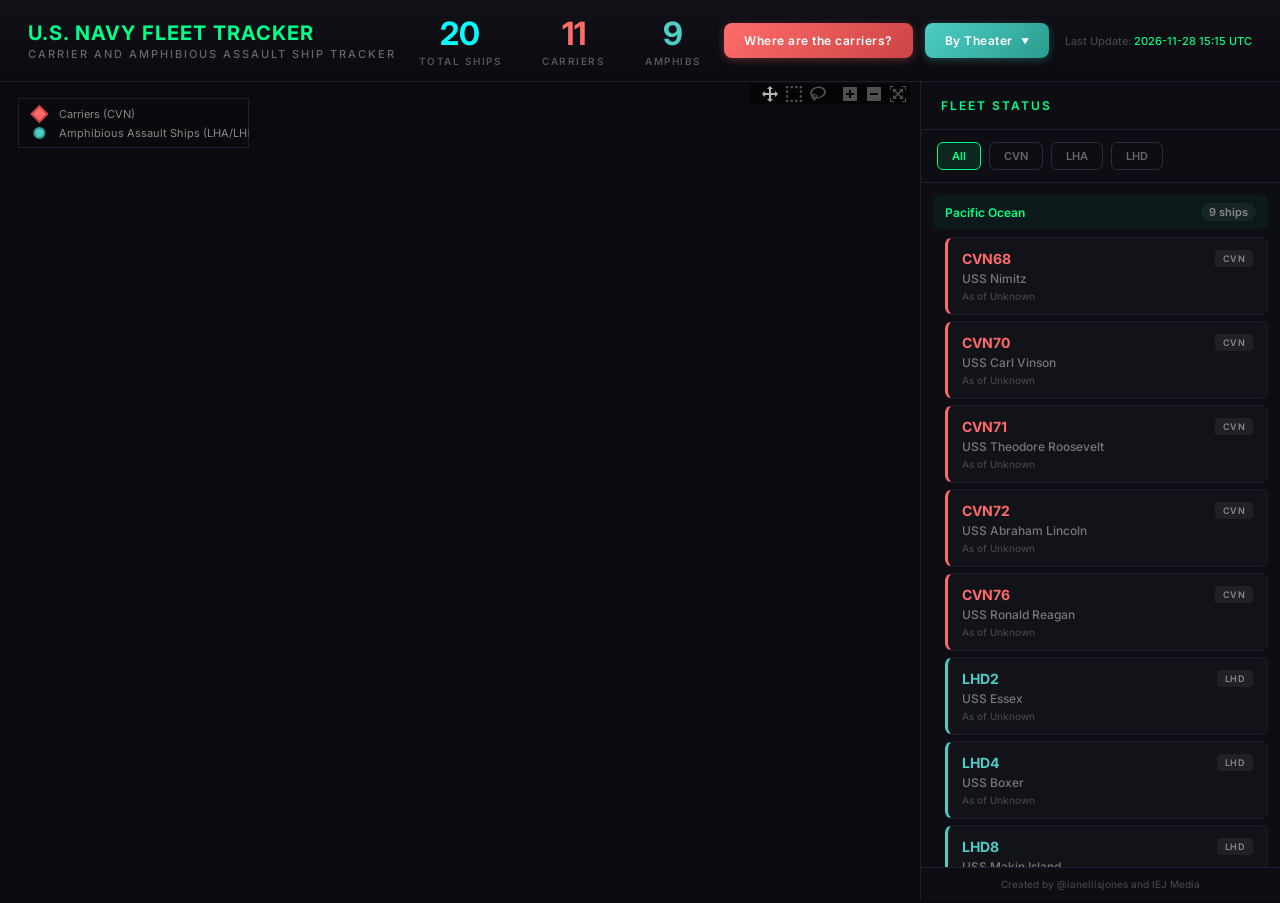
<file: index.html>
<!DOCTYPE html>
<html lang="en">
<head>
    <meta charset="UTF-8">
    <meta name="viewport" content="width=device-width, initial-scale=1.0">
    <title>U.S. NAVY FLEET TRACKER</title>
    <script src="https://cdn.plot.ly/plotly-2.27.0.min.js"></script>
    <link href="https://fonts.googleapis.com/css2?family=Inter:wght@400;500;600;700&display=swap" rel="stylesheet">
    <style>
        * { margin: 0; padding: 0; box-sizing: border-box; }
        body { background: #0a0a0f; color: #e0e0e0; font-family: 'Inter', -apple-system, BlinkMacSystemFont, 'Segoe UI', Roboto, sans-serif; overflow: hidden; height: 100vh; }
        .container { display: grid; grid-template-columns: 1fr 360px; grid-template-rows: auto 1fr; height: 100vh; gap: 0; }
        .header { grid-column: 1 / -1; background: linear-gradient(180deg, #111118 0%, #0a0a0f 100%); border-bottom: 1px solid #1e1e2e; padding: 14px 28px; display: flex; justify-content: space-between; align-items: center; }
        .header-left { display: flex; align-items: center; gap: 20px; }
        .logo { font-size: 20px; font-weight: 700; color: #00ff88; letter-spacing: 1px; }
        .logo-sub { font-size: 11px; font-weight: 500; color: #666; letter-spacing: 2px; margin-top: 2px; text-transform: uppercase; }
        .status-bar { display: flex; gap: 40px; }
        .stat { text-align: center; }
        .stat-value { font-size: 32px; font-weight: 700; color: #00ffff; }
        .stat-value.cvn { color: #ff6b6b; }
        .stat-value.amphib { color: #4ecdc4; }
        .stat-label { font-size: 10px; font-weight: 600; color: #555; letter-spacing: 1.5px; text-transform: uppercase; margin-top: 2px; }
        .timestamp { font-size: 11px; color: #444; font-weight: 500; }
        .timestamp span { color: #00ff88; }
        .globe-container { background: #0a0a0f; position: relative; }
        #globe { width: 100%; height: 100%; }
        .side-panel { background: #0d0d14; border-left: 1px solid #1e1e2e; display: flex; flex-direction: column; overflow: hidden; }
        .panel-header { padding: 16px 20px; border-bottom: 1px solid #1e1e2e; }
        .panel-title { font-size: 12px; font-weight: 600; color: #00ff88; letter-spacing: 2px; text-transform: uppercase; }
        .ship-list { flex: 1; overflow-y: auto; padding: 12px; }
        .ship-list::-webkit-scrollbar { width: 5px; }
        .ship-list::-webkit-scrollbar-track { background: #0a0a0f; }
        .ship-list::-webkit-scrollbar-thumb { background: #333; border-radius: 3px; }
        .ship-list::-webkit-scrollbar-thumb:hover { background: #00ff88; }
        .location-group { margin-bottom: 16px; }
        .location-header { display: flex; align-items: center; gap: 8px; padding: 8px 12px; background: rgba(0, 255, 136, 0.05); border-radius: 6px; margin-bottom: 8px; cursor: pointer; transition: background 0.2s; }
        .location-header:hover { background: rgba(0, 255, 136, 0.1); }
        .location-name { flex: 1; font-size: 12px; font-weight: 600; color: #00ff88; }
        .location-count { font-size: 11px; font-weight: 600; color: #888; background: rgba(255,255,255,0.05); padding: 2px 8px; border-radius: 10px; }
        .ship-card { background: rgba(255, 255, 255, 0.02); border: 1px solid #1e1e2e; border-radius: 8px; margin-bottom: 6px; margin-left: 12px; padding: 12px 14px; cursor: pointer; transition: all 0.15s ease; }
        .ship-card:hover { border-color: #333; background: rgba(255, 255, 255, 0.04); }
        .ship-card.active { border-color: #00ffff; background: rgba(0, 255, 255, 0.08); }
        .ship-card.cvn { border-left: 3px solid #ff6b6b; }
        .ship-card.amphib { border-left: 3px solid #4ecdc4; }
        .ship-header { display: flex; justify-content: space-between; align-items: center; margin-bottom: 4px; }
        .ship-hull { font-size: 14px; font-weight: 700; color: #fff; }
        .ship-hull.cvn { color: #ff6b6b; }
        .ship-hull.amphib { color: #4ecdc4; }
        .ship-type { font-size: 9px; font-weight: 600; padding: 3px 8px; border-radius: 4px; background: rgba(255, 255, 255, 0.06); color: #888; letter-spacing: 0.5px; }
        .ship-name { font-size: 12px; color: #777; font-weight: 500; }
        .ship-date { font-size: 10px; color: #444; margin-top: 4px; font-weight: 500; }
        .detail-panel { background: #111118; border-top: 1px solid #1e1e2e; padding: 16px; max-height: 280px; overflow-y: auto; }
        .detail-panel.hidden { display: none; }
        .detail-header { display: flex; justify-content: space-between; align-items: center; margin-bottom: 14px; }
        .detail-title { font-size: 15px; font-weight: 700; color: #00ffff; }
        .detail-close { cursor: pointer; color: #555; font-size: 18px; width: 24px; height: 24px; display: flex; align-items: center; justify-content: center; border-radius: 4px; transition: all 0.15s; }
        .detail-close:hover { color: #ff6b6b; background: rgba(255, 107, 107, 0.1); }
        .detail-row { display: flex; margin-bottom: 8px; }
        .detail-label { width: 70px; font-size: 10px; font-weight: 600; color: #444; text-transform: uppercase; letter-spacing: 0.5px; }
        .detail-value { flex: 1; font-size: 13px; color: #aaa; font-weight: 500; }
        .detail-status { font-size: 12px; color: #00ff88; line-height: 1.6; padding: 12px; background: rgba(0, 0, 0, 0.3); border-radius: 6px; margin-top: 12px; font-weight: 500; }
        .filter-bar { padding: 12px 16px; border-bottom: 1px solid #1e1e2e; display: flex; gap: 8px; }
        .filter-btn { font-family: 'Inter', sans-serif; font-size: 11px; font-weight: 600; padding: 6px 14px; background: transparent; border: 1px solid #2a2a3a; color: #666; cursor: pointer; border-radius: 6px; transition: all 0.15s; }
        .filter-btn:hover { border-color: #444; color: #999; }
        .filter-btn.active { background: rgba(0, 255, 136, 0.1); border-color: #00ff88; color: #00ff88; }
        .attribution { padding: 10px 16px; border-top: 1px solid #1e1e2e; font-size: 10px; color: #444; text-align: center; font-weight: 500; }
        .btn-group { display: flex; gap: 12px; align-items: center; }
        .carrier-btn { font-family: 'Inter', sans-serif; font-size: 12px; font-weight: 600; padding: 10px 20px; background: linear-gradient(135deg, #ff6b6b 0%, #cc4444 100%); border: none; color: #fff; cursor: pointer; border-radius: 8px; transition: all 0.2s; box-shadow: 0 2px 8px rgba(255, 107, 107, 0.3); letter-spacing: 0.5px; }
        .carrier-btn:hover { transform: translateY(-2px); box-shadow: 0 4px 16px rgba(255, 107, 107, 0.4); }
        .carrier-btn:active { transform: translateY(0); }
        .cocom-dropdown { position: relative; }
        .cocom-btn { font-family: 'Inter', sans-serif; font-size: 12px; font-weight: 600; padding: 10px 20px; background: linear-gradient(135deg, #4ecdc4 0%, #2a9d8f 100%); border: none; color: #fff; cursor: pointer; border-radius: 8px; transition: all 0.2s; box-shadow: 0 2px 8px rgba(78, 205, 196, 0.3); letter-spacing: 0.5px; display: flex; align-items: center; gap: 8px; }
        .cocom-btn:hover { transform: translateY(-2px); box-shadow: 0 4px 16px rgba(78, 205, 196, 0.4); }
        .cocom-btn::after { content: '▼'; font-size: 8px; }
        .cocom-menu { position: absolute; top: 100%; left: 0; margin-top: 8px; background: #111118; border: 1px solid #2a2a3a; border-radius: 10px; min-width: 180px; overflow: hidden; opacity: 0; visibility: hidden; transform: translateY(-10px); transition: all 0.2s; z-index: 100; box-shadow: 0 10px 40px rgba(0,0,0,0.5); }
        .cocom-dropdown.open .cocom-menu { opacity: 1; visibility: visible; transform: translateY(0); }
        .cocom-item { padding: 12px 16px; cursor: pointer; font-size: 12px; font-weight: 500; color: #888; transition: all 0.15s; border-bottom: 1px solid #1e1e2e; }
        .cocom-item:last-child { border-bottom: none; }
        .cocom-item:hover { background: rgba(78, 205, 196, 0.1); color: #4ecdc4; }
        .cocom-panel { position: absolute; bottom: 20px; left: 20px; background: rgba(17, 17, 24, 0.95); border: 1px solid #2a2a3a; border-radius: 12px; width: 320px; max-height: 300px; overflow: hidden; opacity: 0; visibility: hidden; transform: translateY(20px); transition: all 0.3s; z-index: 50; box-shadow: 0 10px 40px rgba(0,0,0,0.5); }
        .cocom-panel.visible { opacity: 1; visibility: visible; transform: translateY(0); }
        .cocom-panel-header { padding: 14px 16px; border-bottom: 1px solid #1e1e2e; display: flex; justify-content: space-between; align-items: center; background: linear-gradient(180deg, rgba(78, 205, 196, 0.1) 0%, transparent 100%); }
        .cocom-panel-title { font-size: 13px; font-weight: 700; color: #4ecdc4; }
        .cocom-panel-close { cursor: pointer; color: #555; font-size: 18px; width: 24px; height: 24px; display: flex; align-items: center; justify-content: center; border-radius: 4px; }
        .cocom-panel-close:hover { color: #ff6b6b; background: rgba(255,107,107,0.1); }
        .cocom-panel-body { padding: 12px; max-height: 240px; overflow-y: auto; }
        .cocom-ship { display: flex; align-items: center; gap: 10px; padding: 8px 10px; border-radius: 6px; cursor: pointer; transition: background 0.15s; }
        .cocom-ship:hover { background: rgba(255,255,255,0.05); }
        .cocom-ship-icon { width: 8px; height: 8px; border-radius: 2px; }
        .cocom-ship-icon.cvn { background: #ff6b6b; }
        .cocom-ship-icon.amphib { background: #4ecdc4; }
        .cocom-ship-hull { font-size: 12px; font-weight: 600; color: #fff; width: 55px; }
        .cocom-ship-name { font-size: 11px; color: #666; flex: 1; white-space: nowrap; overflow: hidden; text-overflow: ellipsis; }
        .cocom-ship-loc { font-size: 10px; color: #4ecdc4; }
        .location-callout { position: absolute; background: rgba(17, 17, 24, 0.95); border: 1px solid #2a2a3a; border-radius: 10px; padding: 12px; min-width: 200px; max-width: 280px; z-index: 60; box-shadow: 0 8px 32px rgba(0,0,0,0.4); pointer-events: auto; }
        .location-callout-header { font-size: 11px; font-weight: 600; color: #00ff88; margin-bottom: 10px; padding-bottom: 8px; border-bottom: 1px solid #1e1e2e; }
        .location-callout-ship { display: flex; align-items: center; gap: 8px; padding: 6px 0; }
        .location-callout-icon { width: 10px; height: 10px; border-radius: 2px; flex-shrink: 0; }
        .location-callout-icon.cvn { background: #ff6b6b; }
        .location-callout-icon.amphib { background: #4ecdc4; }
        .location-callout-hull { font-size: 12px; font-weight: 600; color: #fff; }
        .location-callout-hull.cvn { color: #ff6b6b; }
        .location-callout-hull.amphib { color: #4ecdc4; }
        .location-callout-name { font-size: 11px; color: #777; margin-left: auto; }
        .modal-overlay { position: fixed; top: 0; left: 0; right: 0; bottom: 0; background: rgba(0, 0, 0, 0.85); display: flex; align-items: center; justify-content: center; z-index: 1000; opacity: 0; visibility: hidden; transition: all 0.3s ease; }
        .modal-overlay.visible { opacity: 1; visibility: visible; }
        .modal { background: #111118; border: 1px solid #2a2a3a; border-radius: 16px; width: 90%; max-width: 700px; max-height: 85vh; overflow: hidden; transform: scale(0.9); transition: transform 0.3s ease; box-shadow: 0 20px 60px rgba(0, 0, 0, 0.5); }
        .modal-overlay.visible .modal { transform: scale(1); }
        .modal-header { padding: 20px 24px; border-bottom: 1px solid #1e1e2e; display: flex; justify-content: space-between; align-items: center; background: linear-gradient(180deg, #1a1a22 0%, #111118 100%); }
        .modal-title { font-size: 18px; font-weight: 700; color: #ff6b6b; letter-spacing: 1px; }
        .modal-subtitle { font-size: 11px; color: #666; margin-top: 4px; font-weight: 500; }
        .modal-close { cursor: pointer; color: #555; font-size: 24px; width: 36px; height: 36px; display: flex; align-items: center; justify-content: center; border-radius: 8px; transition: all 0.15s; }
        .modal-close:hover { color: #ff6b6b; background: rgba(255, 107, 107, 0.1); }
        .modal-body { padding: 16px 24px 24px; overflow-y: auto; max-height: calc(85vh - 100px); }
        .carrier-grid { display: grid; grid-template-columns: repeat(auto-fill, minmax(200px, 1fr)); gap: 12px; }
        .carrier-item { background: rgba(255, 107, 107, 0.05); border: 1px solid rgba(255, 107, 107, 0.2); border-radius: 10px; padding: 14px 16px; cursor: pointer; transition: all 0.15s; }
        .carrier-item:hover { background: rgba(255, 107, 107, 0.1); border-color: rgba(255, 107, 107, 0.4); transform: translateY(-2px); }
        .carrier-hull { font-size: 16px; font-weight: 700; color: #ff6b6b; margin-bottom: 4px; }
        .carrier-name { font-size: 12px; color: #888; font-weight: 500; margin-bottom: 8px; }
        .carrier-location { font-size: 11px; color: #00ff88; font-weight: 600; padding: 4px 10px; background: rgba(0, 255, 136, 0.1); border-radius: 4px; display: inline-block; }
    </style>
</head>
<body>
    <div class="container">
        <header class="header">
            <div class="header-left">
                <div>
                    <div class="logo">U.S. NAVY FLEET TRACKER</div>
                    <div class="logo-sub">Carrier And Amphibious Assault Ship Tracker</div>
                </div>
            </div>
            <div class="status-bar">
                <div class="stat">
                    <div class="stat-value">20</div>
                    <div class="stat-label">Total Ships</div>
                </div>
                <div class="stat">
                    <div class="stat-value cvn">11</div>
                    <div class="stat-label">Carriers</div>
                </div>
                <div class="stat">
                    <div class="stat-value amphib">9</div>
                    <div class="stat-label">Amphibs</div>
                </div>
            </div>
            <div style="display: flex; align-items: center; gap: 16px;">
                <div class="btn-group">
                    <button class="carrier-btn" onclick="showCarrierModal()">Where are the carriers?</button>
                    <div class="cocom-dropdown" id="cocomDropdown">
                        <button class="cocom-btn" onclick="toggleCocomMenu()">By Theater</button>
                        <div class="cocom-menu">
                            <div class="cocom-item" onclick="selectCocom('INDOPACOM')">INDOPACOM</div>
                            <div class="cocom-item" onclick="selectCocom('CENTCOM')">CENTCOM</div>
                            <div class="cocom-item" onclick="selectCocom('EUCOM')">EUCOM</div>
                            <div class="cocom-item" onclick="selectCocom('SOUTHCOM')">SOUTHCOM</div>
                            <div class="cocom-item" onclick="selectCocom('CONUS')">CONUS</div>
                        </div>
                    </div>
                </div>
                <div class="timestamp">
                    Last Update: <span>2026-11-28 15:15 UTC</span>
                </div>
            </div>
        </header>
        <div class="globe-container">
            <div id="globe"></div>
            <div class="cocom-panel" id="cocomPanel">
                <div class="cocom-panel-header">
                    <div class="cocom-panel-title" id="cocomPanelTitle">INDOPACOM</div>
                    <span class="cocom-panel-close" onclick="closeCocomPanel()">&#x2715;</span>
                </div>
                <div class="cocom-panel-body" id="cocomPanelBody"></div>
            </div>
            <div id="locationCallouts"></div>
        </div>
        <div class="side-panel">
            <div class="panel-header">
                <div class="panel-title">Fleet Status</div>
            </div>
            <div class="filter-bar">
                <button class="filter-btn active" data-filter="all">All</button>
                <button class="filter-btn" data-filter="CVN">CVN</button>
                <button class="filter-btn" data-filter="LHA">LHA</button>
                <button class="filter-btn" data-filter="LHD">LHD</button>
            </div>
            <div class="ship-list" id="shipList"></div>
            <div class="detail-panel hidden" id="detailPanel">
                <div class="detail-header">
                    <div class="detail-title" id="detailTitle">-</div>
                    <span class="detail-close" onclick="closeDetail()">&#x2715;</span>
                </div>
                <div class="detail-row">
                    <div class="detail-label">Class</div>
                    <div class="detail-value" id="detailClass">-</div>
                </div>
                <div class="detail-row">
                    <div class="detail-label">Location</div>
                    <div class="detail-value" id="detailLocation">-</div>
                </div>
                <div class="detail-row">
                    <div class="detail-label">Region</div>
                    <div class="detail-value" id="detailRegion">-</div>
                </div>
                <div class="detail-row">
                    <div class="detail-label">As Of</div>
                    <div class="detail-value" id="detailDate">-</div>
                </div>
                <div class="detail-status" id="detailStatus">-</div>
            </div>
            <div class="attribution">
                Created by @ianellisjones and IEJ Media
            </div>
        </div>
    </div>
    <div class="modal-overlay" id="carrierModal" onclick="closeCarrierModal(event)">
        <div class="modal" onclick="event.stopPropagation()">
            <div class="modal-header">
                <div>
                    <div class="modal-title">WHERE ARE THE CARRIERS?</div>
                    <div class="modal-subtitle">Current positions of all 11 U.S. Navy aircraft carriers</div>
                </div>
                <span class="modal-close" onclick="closeCarrierModal()">&times;</span>
            </div>
            <div class="modal-body">
                <div class="carrier-grid" id="carrierGrid"></div>
            </div>
        </div>
    </div>
    <script>
        const shipsData = [{"hull": "CVN68", "name": "USS Nimitz", "ship_class": "Nimitz", "ship_type": "CVN", "location": "Pacific Ocean", "lat": 25.0, "lon": -140.0, "region": "PACIFIC", "date": "Unknown", "status": "No recent status found.", "source_url": "http://uscarriers.net/cvn68history.htm", "display_lat": 25.0, "display_lon": -134.0}, {"hull": "CVN69", "name": "USS Dwight D. Eisenhower", "ship_class": "Nimitz", "ship_type": "CVN", "location": "Atlantic Ocean", "lat": 32.0, "lon": -65.0, "region": "ATLANTIC", "date": "Unknown", "status": "No recent status found.", "source_url": "http://uscarriers.net/cvn69history.htm", "display_lat": 32.0, "display_lon": -59.0}, {"hull": "CVN70", "name": "USS Carl Vinson", "ship_class": "Nimitz", "ship_type": "CVN", "location": "Pacific Ocean", "lat": 25.0, "lon": -140.0, "region": "PACIFIC", "date": "Unknown", "status": "No recent status found.", "source_url": "http://uscarriers.net/cvn70history.htm", "display_lat": 29.43523450683712, "display_lon": -134.71429334247904}, {"hull": "CVN71", "name": "USS Theodore Roosevelt", "ship_class": "Nimitz", "ship_type": "CVN", "location": "Pacific Ocean", "lat": 25.0, "lon": -140.0, "region": "PACIFIC", "date": "Unknown", "status": "No recent status found.", "source_url": "http://uscarriers.net/cvn71history.htm", "display_lat": 30.908846518073247, "display_lon": -138.95811093399843}, {"hull": "CVN72", "name": "USS Abraham Lincoln", "ship_class": "Nimitz", "ship_type": "CVN", "location": "Pacific Ocean", "lat": 25.0, "lon": -140.0, "region": "PACIFIC", "date": "Unknown", "status": "No recent status found.", "source_url": "http://uscarriers.net/cvn72history.htm", "display_lat": 30.975575286112626, "display_lon": -143.45}, {"hull": "CVN73", "name": "USS George Washington", "ship_class": "Nimitz", "ship_type": "CVN", "location": "Western Pacific (WESTPAC)", "lat": 15.0, "lon": 135.0, "region": "WESTPAC", "date": "Unknown", "status": "No recent status found.", "source_url": "http://uscarriers.net/cvn73history.htm", "display_lat": 15.0, "display_lon": 138.0}, {"hull": "CVN74", "name": "USS John C. Stennis", "ship_class": "Nimitz", "ship_type": "CVN", "location": "Atlantic Ocean", "lat": 32.0, "lon": -65.0, "region": "ATLANTIC", "date": "Unknown", "status": "No recent status found.", "source_url": "http://uscarriers.net/cvn74history.htm", "display_lat": 36.43523450683712, "display_lon": -59.71429334247905}, {"hull": "CVN75", "name": "USS Harry S. Truman", "ship_class": "Nimitz", "ship_type": "CVN", "location": "Atlantic Ocean", "lat": 32.0, "lon": -65.0, "region": "ATLANTIC", "date": "Unknown", "status": "No recent status found.", "source_url": "http://uscarriers.net/cvn75history.htm", "display_lat": 37.90884651807325, "display_lon": -63.95811093399842}, {"hull": "CVN76", "name": "USS Ronald Reagan", "ship_class": "Nimitz", "ship_type": "CVN", "location": "Pacific Ocean", "lat": 25.0, "lon": -140.0, "region": "PACIFIC", "date": "Unknown", "status": "No recent status found.", "source_url": "http://uscarriers.net/cvn76history.htm", "display_lat": 27.052120859954012, "display_lon": -145.63815572471546}, {"hull": "CVN77", "name": "USS George H.W. Bush", "ship_class": "Nimitz", "ship_type": "CVN", "location": "Atlantic Ocean", "lat": 32.0, "lon": -65.0, "region": "ATLANTIC", "date": "Unknown", "status": "No recent status found.", "source_url": "http://uscarriers.net/cvn77history.htm", "display_lat": 37.97557528611263, "display_lon": -68.45}, {"hull": "CVN78", "name": "USS Gerald R. Ford", "ship_class": "Ford", "ship_type": "CVN", "location": "Atlantic Ocean", "lat": 32.0, "lon": -65.0, "region": "ATLANTIC", "date": "Unknown", "status": "No recent status found.", "source_url": "http://uscarriers.net/cvn78history.htm", "display_lat": 34.052120859954016, "display_lon": -70.63815572471545}, {"hull": "LHD1", "name": "USS Wasp", "ship_class": "Wasp", "ship_type": "LHD", "location": "Atlantic Ocean", "lat": 32.0, "lon": -65.0, "region": "ATLANTIC", "date": "Unknown", "status": "No recent status found.", "source_url": "http://uscarriers.net/lhd1history.htm", "display_lat": 29.640061011052886, "display_lon": -71.48387908342276}, {"hull": "LHD2", "name": "USS Essex", "ship_class": "Wasp", "ship_type": "LHD", "location": "Pacific Ocean", "lat": 25.0, "lon": -140.0, "region": "PACIFIC", "date": "Unknown", "status": "No recent status found.", "source_url": "http://uscarriers.net/lhd2history.htm", "display_lat": 22.640061011052886, "display_lon": -146.48387908342278}, {"hull": "LHD3", "name": "USS Kearsarge", "ship_class": "Wasp", "ship_type": "LHD", "location": "Atlantic Ocean", "lat": 32.0, "lon": -65.0, "region": "ATLANTIC", "date": "Unknown", "status": "No recent status found.", "source_url": "http://uscarriers.net/lhd3history.htm", "display_lat": 26.803847577293368, "display_lon": -68.0}, {"hull": "LHD4", "name": "USS Boxer", "ship_class": "Wasp", "ship_type": "LHD", "location": "Pacific Ocean", "lat": 25.0, "lon": -140.0, "region": "PACIFIC", "date": "Unknown", "status": "No recent status found.", "source_url": "http://uscarriers.net/lhd4history.htm", "display_lat": 19.803847577293368, "display_lon": -143.0}, {"hull": "LHD5", "name": "USS Bataan", "ship_class": "Wasp", "ship_type": "LHD", "location": "Atlantic Ocean", "lat": 32.0, "lon": -65.0, "region": "ATLANTIC", "date": "Unknown", "status": "No recent status found.", "source_url": "http://uscarriers.net/lhd5history.htm", "display_lat": 25.204826504215763, "display_lon": -63.80182757409818}, {"hull": "LHD7", "name": "USS Iwo Jima", "ship_class": "Wasp", "ship_type": "LHD", "location": "Atlantic Ocean", "lat": 32.0, "lon": -65.0, "region": "ATLANTIC", "date": "Unknown", "status": "No recent status found.", "source_url": "http://uscarriers.net/lhd7history.htm", "display_lat": 28.143274341880762, "display_lon": -60.403733341286134}, {"hull": "LHD8", "name": "USS Makin Island", "ship_class": "Wasp", "ship_type": "LHD", "location": "Pacific Ocean", "lat": 25.0, "lon": -140.0, "region": "PACIFIC", "date": "Unknown", "status": "No recent status found.", "source_url": "http://uscarriers.net/lhd8history.htm", "display_lat": 18.204826504215763, "display_lon": -138.80182757409818}, {"hull": "LHA6", "name": "USS America", "ship_class": "America", "ship_type": "LHA", "location": "Pacific Ocean", "lat": 25.0, "lon": -140.0, "region": "PACIFIC", "date": "Unknown", "status": "No recent status found.", "source_url": "http://uscarriers.net/lha6history.htm", "display_lat": 21.143274341880762, "display_lon": -135.40373334128614}, {"hull": "LHA7", "name": "USS Tripoli", "ship_class": "America", "ship_type": "LHA", "location": "Western Pacific (WESTPAC)", "lat": 15.0, "lon": 135.0, "region": "WESTPAC", "date": "Unknown", "status": "No recent status found.", "source_url": "http://uscarriers.net/lha7history.htm", "display_lat": 15.0, "display_lon": 131.55}];
        const locationGroups = {"Pacific Ocean": [{"hull": "CVN68", "name": "USS Nimitz", "ship_class": "Nimitz", "ship_type": "CVN", "location": "Pacific Ocean", "lat": 25.0, "lon": -140.0, "region": "PACIFIC", "date": "Unknown", "status": "No recent status found.", "source_url": "http://uscarriers.net/cvn68history.htm", "display_lat": 25.0, "display_lon": -134.0}, {"hull": "CVN70", "name": "USS Carl Vinson", "ship_class": "Nimitz", "ship_type": "CVN", "location": "Pacific Ocean", "lat": 25.0, "lon": -140.0, "region": "PACIFIC", "date": "Unknown", "status": "No recent status found.", "source_url": "http://uscarriers.net/cvn70history.htm", "display_lat": 29.43523450683712, "display_lon": -134.71429334247904}, {"hull": "CVN71", "name": "USS Theodore Roosevelt", "ship_class": "Nimitz", "ship_type": "CVN", "location": "Pacific Ocean", "lat": 25.0, "lon": -140.0, "region": "PACIFIC", "date": "Unknown", "status": "No recent status found.", "source_url": "http://uscarriers.net/cvn71history.htm", "display_lat": 30.908846518073247, "display_lon": -138.95811093399843}, {"hull": "CVN72", "name": "USS Abraham Lincoln", "ship_class": "Nimitz", "ship_type": "CVN", "location": "Pacific Ocean", "lat": 25.0, "lon": -140.0, "region": "PACIFIC", "date": "Unknown", "status": "No recent status found.", "source_url": "http://uscarriers.net/cvn72history.htm", "display_lat": 30.975575286112626, "display_lon": -143.45}, {"hull": "CVN76", "name": "USS Ronald Reagan", "ship_class": "Nimitz", "ship_type": "CVN", "location": "Pacific Ocean", "lat": 25.0, "lon": -140.0, "region": "PACIFIC", "date": "Unknown", "status": "No recent status found.", "source_url": "http://uscarriers.net/cvn76history.htm", "display_lat": 27.052120859954012, "display_lon": -145.63815572471546}, {"hull": "LHD2", "name": "USS Essex", "ship_class": "Wasp", "ship_type": "LHD", "location": "Pacific Ocean", "lat": 25.0, "lon": -140.0, "region": "PACIFIC", "date": "Unknown", "status": "No recent status found.", "source_url": "http://uscarriers.net/lhd2history.htm", "display_lat": 22.640061011052886, "display_lon": -146.48387908342278}, {"hull": "LHD4", "name": "USS Boxer", "ship_class": "Wasp", "ship_type": "LHD", "location": "Pacific Ocean", "lat": 25.0, "lon": -140.0, "region": "PACIFIC", "date": "Unknown", "status": "No recent status found.", "source_url": "http://uscarriers.net/lhd4history.htm", "display_lat": 19.803847577293368, "display_lon": -143.0}, {"hull": "LHD8", "name": "USS Makin Island", "ship_class": "Wasp", "ship_type": "LHD", "location": "Pacific Ocean", "lat": 25.0, "lon": -140.0, "region": "PACIFIC", "date": "Unknown", "status": "No recent status found.", "source_url": "http://uscarriers.net/lhd8history.htm", "display_lat": 18.204826504215763, "display_lon": -138.80182757409818}, {"hull": "LHA6", "name": "USS America", "ship_class": "America", "ship_type": "LHA", "location": "Pacific Ocean", "lat": 25.0, "lon": -140.0, "region": "PACIFIC", "date": "Unknown", "status": "No recent status found.", "source_url": "http://uscarriers.net/lha6history.htm", "display_lat": 21.143274341880762, "display_lon": -135.40373334128614}], "Atlantic Ocean": [{"hull": "CVN69", "name": "USS Dwight D. Eisenhower", "ship_class": "Nimitz", "ship_type": "CVN", "location": "Atlantic Ocean", "lat": 32.0, "lon": -65.0, "region": "ATLANTIC", "date": "Unknown", "status": "No recent status found.", "source_url": "http://uscarriers.net/cvn69history.htm", "display_lat": 32.0, "display_lon": -59.0}, {"hull": "CVN74", "name": "USS John C. Stennis", "ship_class": "Nimitz", "ship_type": "CVN", "location": "Atlantic Ocean", "lat": 32.0, "lon": -65.0, "region": "ATLANTIC", "date": "Unknown", "status": "No recent status found.", "source_url": "http://uscarriers.net/cvn74history.htm", "display_lat": 36.43523450683712, "display_lon": -59.71429334247905}, {"hull": "CVN75", "name": "USS Harry S. Truman", "ship_class": "Nimitz", "ship_type": "CVN", "location": "Atlantic Ocean", "lat": 32.0, "lon": -65.0, "region": "ATLANTIC", "date": "Unknown", "status": "No recent status found.", "source_url": "http://uscarriers.net/cvn75history.htm", "display_lat": 37.90884651807325, "display_lon": -63.95811093399842}, {"hull": "CVN77", "name": "USS George H.W. Bush", "ship_class": "Nimitz", "ship_type": "CVN", "location": "Atlantic Ocean", "lat": 32.0, "lon": -65.0, "region": "ATLANTIC", "date": "Unknown", "status": "No recent status found.", "source_url": "http://uscarriers.net/cvn77history.htm", "display_lat": 37.97557528611263, "display_lon": -68.45}, {"hull": "CVN78", "name": "USS Gerald R. Ford", "ship_class": "Ford", "ship_type": "CVN", "location": "Atlantic Ocean", "lat": 32.0, "lon": -65.0, "region": "ATLANTIC", "date": "Unknown", "status": "No recent status found.", "source_url": "http://uscarriers.net/cvn78history.htm", "display_lat": 34.052120859954016, "display_lon": -70.63815572471545}, {"hull": "LHD1", "name": "USS Wasp", "ship_class": "Wasp", "ship_type": "LHD", "location": "Atlantic Ocean", "lat": 32.0, "lon": -65.0, "region": "ATLANTIC", "date": "Unknown", "status": "No recent status found.", "source_url": "http://uscarriers.net/lhd1history.htm", "display_lat": 29.640061011052886, "display_lon": -71.48387908342276}, {"hull": "LHD3", "name": "USS Kearsarge", "ship_class": "Wasp", "ship_type": "LHD", "location": "Atlantic Ocean", "lat": 32.0, "lon": -65.0, "region": "ATLANTIC", "date": "Unknown", "status": "No recent status found.", "source_url": "http://uscarriers.net/lhd3history.htm", "display_lat": 26.803847577293368, "display_lon": -68.0}, {"hull": "LHD5", "name": "USS Bataan", "ship_class": "Wasp", "ship_type": "LHD", "location": "Atlantic Ocean", "lat": 32.0, "lon": -65.0, "region": "ATLANTIC", "date": "Unknown", "status": "No recent status found.", "source_url": "http://uscarriers.net/lhd5history.htm", "display_lat": 25.204826504215763, "display_lon": -63.80182757409818}, {"hull": "LHD7", "name": "USS Iwo Jima", "ship_class": "Wasp", "ship_type": "LHD", "location": "Atlantic Ocean", "lat": 32.0, "lon": -65.0, "region": "ATLANTIC", "date": "Unknown", "status": "No recent status found.", "source_url": "http://uscarriers.net/lhd7history.htm", "display_lat": 28.143274341880762, "display_lon": -60.403733341286134}], "Western Pacific (WESTPAC)": [{"hull": "CVN73", "name": "USS George Washington", "ship_class": "Nimitz", "ship_type": "CVN", "location": "Western Pacific (WESTPAC)", "lat": 15.0, "lon": 135.0, "region": "WESTPAC", "date": "Unknown", "status": "No recent status found.", "source_url": "http://uscarriers.net/cvn73history.htm", "display_lat": 15.0, "display_lon": 138.0}, {"hull": "LHA7", "name": "USS Tripoli", "ship_class": "America", "ship_type": "LHA", "location": "Western Pacific (WESTPAC)", "lat": 15.0, "lon": 135.0, "region": "WESTPAC", "date": "Unknown", "status": "No recent status found.", "source_url": "http://uscarriers.net/lha7history.htm", "display_lat": 15.0, "display_lon": 131.55}]};
        let activeFilter = 'all';
        let selectedShip = null;

        // COCOM definitions with center coordinates and regions
        const cocomData = {
            'INDOPACOM': { name: 'Indo-Pacific Command', lat: 15, lon: 140, regions: ['WESTPAC', 'INDOPAC', 'PACIFIC'] },
            'CENTCOM': { name: 'Central Command', lat: 20, lon: 55, regions: ['CENTCOM'] },
            'EUCOM': { name: 'European Command', lat: 45, lon: 10, regions: ['EUCOM'] },
            'SOUTHCOM': { name: 'Southern Command', lat: 10, lon: -75, regions: ['SOUTHCOM'] },
            'CONUS': { name: 'Continental U.S.', lat: 35, lon: -100, regions: ['CONUS'] }
        };

        // Locations that should show clustered pins
        const clusteredLocations = ['Norfolk / Portsmouth', 'San Diego', 'Bremerton / Kitsap', 'Yokosuka', 'Sasebo'];

        function initGlobe() {
            // Separate single ships from clustered locations
            const singleShips = [];
            const clusterMarkers = [];

            shipsData.forEach(ship => {
                const shipsAtLocation = locationGroups[ship.location] || [];
                if (shipsAtLocation.length > 1 && clusteredLocations.includes(ship.location)) {
                    // Only add one marker per clustered location
                    if (!clusterMarkers.find(m => m.location === ship.location)) {
                        clusterMarkers.push({
                            location: ship.location,
                            lat: ship.lat,
                            lon: ship.lon,
                            count: shipsAtLocation.length,
                            ships: shipsAtLocation
                        });
                    }
                } else {
                    singleShips.push(ship);
                }
            });

            // Single CVN ships
            const cvnSingle = singleShips.filter(s => s.ship_type === 'CVN');
            const amphibSingle = singleShips.filter(s => s.ship_type !== 'CVN');

            const traces = [];

            // CVN trace for single ships
            if (cvnSingle.length > 0) {
                traces.push({
                    type: 'scattergeo', mode: 'markers+text',
                    lat: cvnSingle.map(s => s.lat), lon: cvnSingle.map(s => s.lon),
                    text: cvnSingle.map(s => s.hull), textposition: 'top center',
                    textfont: { family: 'Inter, sans-serif', size: 10, color: '#ff6b6b', weight: 600 },
                    hoverinfo: 'text', hovertext: cvnSingle.map(s => `<b>${s.hull}</b><br>${s.name}<br>${s.location}`),
                    marker: { size: 12, color: '#ff6b6b', symbol: 'diamond', line: { width: 2, color: '#cc4444' } },
                    name: 'Carriers (CVN)', customdata: cvnSingle
                });
            }

            // Amphib trace for single ships
            if (amphibSingle.length > 0) {
                traces.push({
                    type: 'scattergeo', mode: 'markers+text',
                    lat: amphibSingle.map(s => s.lat), lon: amphibSingle.map(s => s.lon),
                    text: amphibSingle.map(s => s.hull), textposition: 'top center',
                    textfont: { family: 'Inter, sans-serif', size: 9, color: '#4ecdc4', weight: 600 },
                    hoverinfo: 'text', hovertext: amphibSingle.map(s => `<b>${s.hull}</b><br>${s.name}<br>${s.location}`),
                    marker: { size: 10, color: '#4ecdc4', symbol: 'circle', line: { width: 2, color: '#2a9d8f' } },
                    name: 'Amphibious Assault Ships (LHA/LHD)', customdata: amphibSingle
                });
            }

            // Cluster markers (ports with multiple ships)
            if (clusterMarkers.length > 0) {
                traces.push({
                    type: 'scattergeo', mode: 'markers+text',
                    lat: clusterMarkers.map(c => c.lat), lon: clusterMarkers.map(c => c.lon),
                    text: clusterMarkers.map(c => c.count + ' ships'), textposition: 'top center',
                    textfont: { family: 'Inter, sans-serif', size: 9, color: '#00ff88', weight: 600 },
                    hoverinfo: 'text', hovertext: clusterMarkers.map(c => `<b>${c.location}</b><br>${c.count} ships`),
                    marker: { size: 16, color: '#00ff88', symbol: 'circle', line: { width: 2, color: '#00cc6a' }, opacity: 0.9 },
                    name: 'Port (multiple ships)', customdata: clusterMarkers.map(c => ({ isCluster: true, ...c }))
                });
            }

            const layout = {
                geo: {
                    projection: { type: 'orthographic', rotation: { lon: -100, lat: 25 } },
                    showland: true, landcolor: '#1a1a2e', showocean: true, oceancolor: '#0a0a0f',
                    showlakes: false, showrivers: false, showcountries: true, countrycolor: '#2a2a4e', countrywidth: 0.5,
                    showcoastlines: true, coastlinecolor: '#00ff88', coastlinewidth: 0.8, showframe: false, bgcolor: 'rgba(0,0,0,0)',
                    lonaxis: { showgrid: true, gridcolor: 'rgba(0, 255, 136, 0.08)', gridwidth: 0.5 },
                    lataxis: { showgrid: true, gridcolor: 'rgba(0, 255, 136, 0.08)', gridwidth: 0.5 }
                },
                paper_bgcolor: 'rgba(0,0,0,0)', plot_bgcolor: 'rgba(0,0,0,0)', margin: { t: 0, b: 0, l: 0, r: 0 },
                showlegend: true, legend: { x: 0.02, y: 0.98, bgcolor: 'rgba(10, 10, 15, 0.9)', bordercolor: '#1e1e2e', borderwidth: 1, font: { family: 'Inter, sans-serif', size: 11, color: '#888' } },
                dragmode: 'pan'
            };

            const config = { responsive: true, displayModeBar: true, modeBarButtonsToRemove: ['toImage', 'sendDataToCloud'], displaylogo: false, scrollZoom: true };
            Plotly.newPlot('globe', traces, layout, config);

            document.getElementById('globe').on('plotly_click', function(data) {
                if (data.points && data.points.length > 0) {
                    const pointData = data.points[0].customdata;
                    if (pointData && pointData.isCluster) {
                        showLocationCallout(pointData, data.points[0]);
                    } else if (pointData) {
                        showDetail(pointData);
                        highlightShipCard(pointData.hull);
                    }
                }
            });
        }

        function showLocationCallout(clusterData, point) {
            const container = document.getElementById('locationCallouts');
            const globeRect = document.getElementById('globe').getBoundingClientRect();

            // Calculate position (offset from click)
            let html = `<div class="location-callout" style="left: 40px; top: 50%;">
                <div class="location-callout-header">${clusterData.location}</div>`;

            clusterData.ships.forEach(ship => {
                const typeClass = ship.ship_type === 'CVN' ? 'cvn' : 'amphib';
                html += `<div class="location-callout-ship" onclick="selectShipFromCallout('${ship.hull}')" style="cursor:pointer;">
                    <div class="location-callout-icon ${typeClass}"></div>
                    <span class="location-callout-hull ${typeClass}">${ship.hull}</span>
                    <span class="location-callout-name">${ship.name}</span>
                </div>`;
            });

            html += '</div>';
            container.innerHTML = html;

            // Close when clicking elsewhere
            setTimeout(() => {
                document.addEventListener('click', closeLocationCallout, { once: true });
            }, 100);
        }

        function closeLocationCallout() {
            document.getElementById('locationCallouts').innerHTML = '';
        }

        function selectShipFromCallout(hull) {
            closeLocationCallout();
            selectShip(hull);
        }

        function renderShipList() {
            const container = document.getElementById('shipList');
            const filtered = activeFilter === 'all' ? shipsData : shipsData.filter(s => s.ship_type === activeFilter);
            const grouped = {};
            filtered.forEach(ship => { if (!grouped[ship.location]) grouped[ship.location] = []; grouped[ship.location].push(ship); });
            const sortedLocations = Object.keys(grouped).sort((a, b) => grouped[b].length - grouped[a].length);
            let html = '';
            sortedLocations.forEach(location => {
                const ships = grouped[location];
                const count = ships.length;
                html += `<div class="location-group"><div class="location-header" onclick="rotateToLocation('${location}')"><span class="location-name">${location}</span><span class="location-count">${count} ship${count > 1 ? 's' : ''}</span></div>`;
                ships.forEach(ship => {
                    const typeClass = ship.ship_type === 'CVN' ? 'cvn' : 'amphib';
                    html += `<div class="ship-card ${typeClass}" data-hull="${ship.hull}" onclick="selectShip('${ship.hull}')"><div class="ship-header"><span class="ship-hull ${typeClass}">${ship.hull}</span><span class="ship-type">${ship.ship_type}</span></div><div class="ship-name">${ship.name}</div><div class="ship-date">As of ${ship.date}</div></div>`;
                });
                html += '</div>';
            });
            container.innerHTML = html;
        }

        function rotateToLocation(location) {
            const ship = shipsData.find(s => s.location === location);
            if (ship) Plotly.relayout('globe', { 'geo.projection.rotation.lon': ship.lon, 'geo.projection.rotation.lat': Math.max(-60, Math.min(60, ship.lat)) });
        }

        function selectShip(hull) {
            const ship = shipsData.find(s => s.hull === hull);
            if (ship) {
                showDetail(ship);
                highlightShipCard(hull);
                Plotly.relayout('globe', { 'geo.projection.rotation.lon': ship.lon, 'geo.projection.rotation.lat': Math.max(-60, Math.min(60, ship.lat)) });
            }
        }

        function highlightShipCard(hull) {
            document.querySelectorAll('.ship-card').forEach(card => card.classList.remove('active'));
            const card = document.querySelector(`.ship-card[data-hull="${hull}"]`);
            if (card) { card.classList.add('active'); card.scrollIntoView({ behavior: 'smooth', block: 'center' }); }
        }

        function showDetail(ship) {
            selectedShip = ship;
            document.getElementById('detailPanel').classList.remove('hidden');
            document.getElementById('detailTitle').textContent = `${ship.hull} - ${ship.name}`;
            document.getElementById('detailClass').textContent = `${ship.ship_class}-class ${ship.ship_type}`;
            document.getElementById('detailLocation').textContent = ship.location;
            document.getElementById('detailRegion').textContent = ship.region;
            document.getElementById('detailDate').textContent = ship.date;
            document.getElementById('detailStatus').textContent = ship.status;
        }

        function closeDetail() {
            document.getElementById('detailPanel').classList.add('hidden');
            document.querySelectorAll('.ship-card').forEach(card => card.classList.remove('active'));
            selectedShip = null;
        }

        // COCOM Functions
        function toggleCocomMenu() {
            document.getElementById('cocomDropdown').classList.toggle('open');
        }

        function selectCocom(cocom) {
            document.getElementById('cocomDropdown').classList.remove('open');
            const data = cocomData[cocom];

            // Rotate globe to COCOM region
            Plotly.relayout('globe', {
                'geo.projection.rotation.lon': data.lon,
                'geo.projection.rotation.lat': data.lat
            });

            // Find ships in this COCOM
            const cocomShips = shipsData.filter(s => data.regions.includes(s.region));

            // Show COCOM panel
            document.getElementById('cocomPanelTitle').textContent = data.name + ' (' + cocomShips.length + ' ships)';

            let html = '';
            if (cocomShips.length === 0) {
                html = '<div style="color:#666;font-size:12px;padding:10px;">No ships currently in this theater</div>';
            } else {
                cocomShips.forEach(ship => {
                    const typeClass = ship.ship_type === 'CVN' ? 'cvn' : 'amphib';
                    html += `<div class="cocom-ship" onclick="selectShip('${ship.hull}')">
                        <div class="cocom-ship-icon ${typeClass}"></div>
                        <span class="cocom-ship-hull">${ship.hull}</span>
                        <span class="cocom-ship-name">${ship.name}</span>
                        <span class="cocom-ship-loc">${ship.location}</span>
                    </div>`;
                });
            }

            document.getElementById('cocomPanelBody').innerHTML = html;
            document.getElementById('cocomPanel').classList.add('visible');
        }

        function closeCocomPanel() {
            document.getElementById('cocomPanel').classList.remove('visible');
        }

        // Close dropdown when clicking outside
        document.addEventListener('click', function(e) {
            if (!e.target.closest('.cocom-dropdown')) {
                document.getElementById('cocomDropdown').classList.remove('open');
            }
        });

        // Filter buttons
        document.querySelectorAll('.filter-btn').forEach(btn => {
            btn.addEventListener('click', function() {
                document.querySelectorAll('.filter-btn').forEach(b => b.classList.remove('active'));
                this.classList.add('active');
                activeFilter = this.dataset.filter;
                renderShipList();
            });
        });

        // Carrier Modal Functions
        function showCarrierModal() {
            const carriers = shipsData.filter(s => s.ship_type === 'CVN').sort((a, b) => {
                const numA = parseInt(a.hull.replace('CVN', ''));
                const numB = parseInt(b.hull.replace('CVN', ''));
                return numA - numB;
            });
            const grid = document.getElementById('carrierGrid');
            grid.innerHTML = carriers.map(c => `
                <div class="carrier-item" onclick="selectCarrierFromModal('${c.hull}')">
                    <div class="carrier-hull">${c.hull}</div>
                    <div class="carrier-name">${c.name}</div>
                    <div class="carrier-location">${c.location}</div>
                </div>
            `).join('');
            document.getElementById('carrierModal').classList.add('visible');
            document.body.style.overflow = 'hidden';
        }

        function closeCarrierModal(event) {
            if (event && event.target !== event.currentTarget) return;
            document.getElementById('carrierModal').classList.remove('visible');
            document.body.style.overflow = '';
        }

        function selectCarrierFromModal(hull) {
            closeCarrierModal();
            selectShip(hull);
        }

        document.addEventListener('keydown', function(e) {
            if (e.key === 'Escape') {
                closeCarrierModal();
                closeCocomPanel();
            }
        });

        initGlobe();
        renderShipList();
    </script>
</body>
</html>
</file>
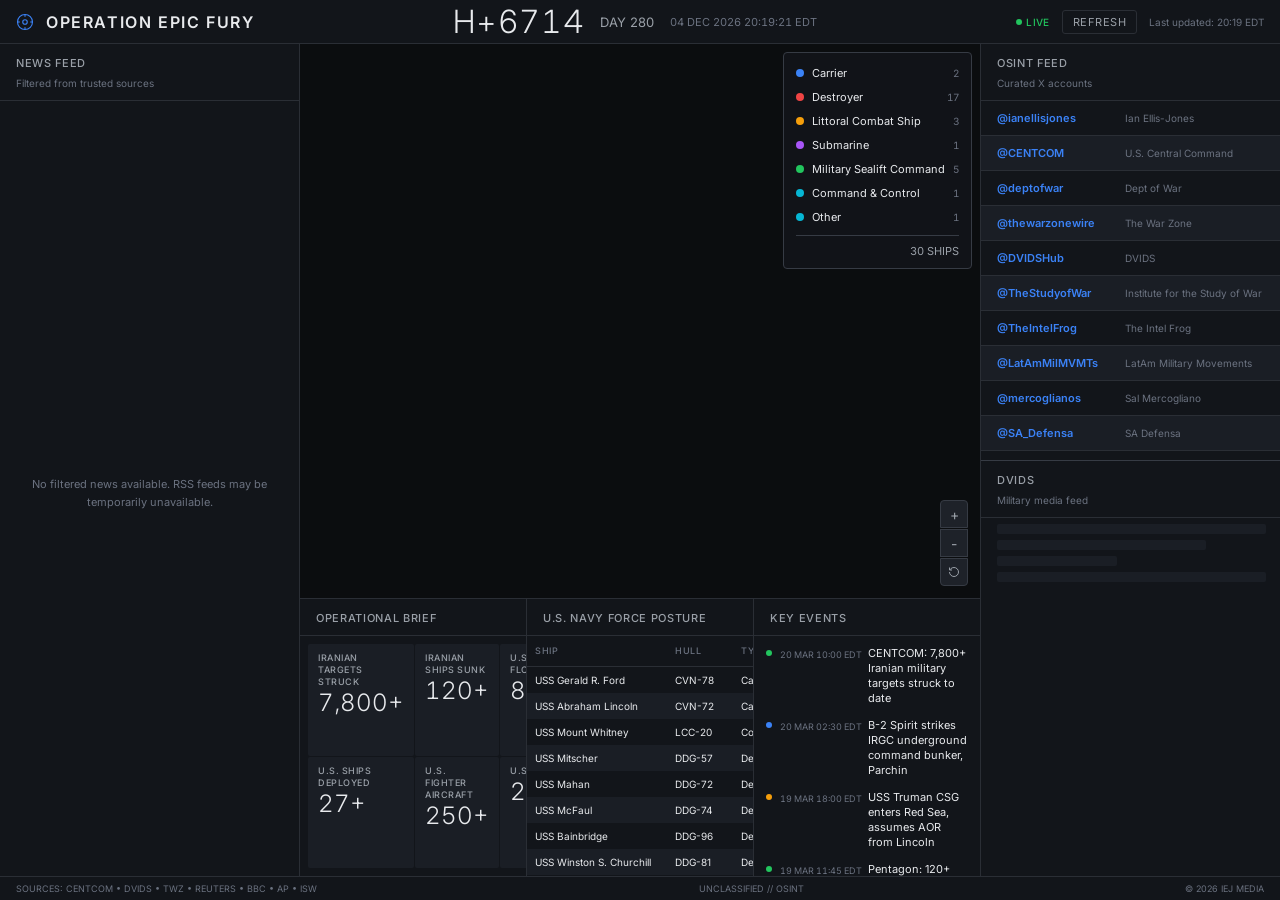
<file: osint-v2/index.html>
<!DOCTYPE html>
<html lang="en">
<head>
  <meta charset="UTF-8">
  <meta name="viewport" content="width=device-width, initial-scale=1.0">
  <title>Operation Epic Fury - OSINT Dashboard</title>
  <link rel="stylesheet" href="style.css">
  <script src="https://cdn.plot.ly/plotly-2.27.0.min.js"></script>
</head>
<body>
<div id="app">
  <!-- TOP BAR -->
  <div id="topbar">
    <div class="topbar-left">
      <svg class="topbar-icon" viewBox="0 0 24 24" fill="none" stroke="currentColor" stroke-width="1.5">
        <circle cx="12" cy="12" r="10"/><circle cx="12" cy="12" r="3"/>
        <line x1="12" y1="2" x2="12" y2="5"/><line x1="12" y1="19" x2="12" y2="22"/>
        <line x1="2" y1="12" x2="5" y2="12"/><line x1="19" y1="12" x2="22" y2="12"/>
      </svg>
      <span class="op-name">Operation Epic Fury</span>
    </div>
    <div class="topbar-center">
      <span class="h-counter" id="h-counter">H+0000</span>
      <span class="day-counter" id="day-counter">DAY 1</span>
      <span class="utc-clock" id="utc-clock">01 JAN 2026 00:00:00 EDT</span>
    </div>
    <div class="topbar-right">
      <div class="live-indicator">
        <div class="live-dot"></div>
        <span class="live-text">LIVE</span>
      </div>
      <button class="btn-ghost" id="btn-refresh" onclick="refreshAll()">REFRESH</button>
      <span class="last-updated" id="last-updated">Last updated: --:-- EDT</span>
    </div>
  </div>

  <!-- MAIN CONTENT -->
  <div id="main">
    <!-- LEFT PANEL: NEWS FEED -->
    <div id="left-panel">
      <div class="panel-header">
        <div class="panel-title">News Feed</div>
        <div class="panel-subtitle">Filtered from trusted sources</div>
      </div>
      <div class="updating-banner" id="news-updating">Updating...</div>
      <div class="panel-body" id="news-body">
        <div class="skeleton skeleton-line long"></div>
        <div class="skeleton skeleton-line medium"></div>
        <div class="skeleton skeleton-line short"></div>
        <div class="skeleton skeleton-line long"></div>
        <div class="skeleton skeleton-line medium"></div>
        <div class="skeleton skeleton-line short"></div>
        <div class="skeleton skeleton-line long"></div>
        <div class="skeleton skeleton-line medium"></div>
      </div>
    </div>

    <!-- CENTER COLUMN -->
    <div id="center-column">
      <!-- CENTER TOP: GLOBE -->
      <div id="center-top">
        <div id="globe-container">
          <div id="globe"></div>
          <!-- LEGEND (top right, always visible) -->
          <div id="map-legend">
            <div class="legend-panel open" id="legend-panel"></div>
          </div>
          <!-- MAP CONTROLS -->
          <div class="map-controls">
            <button class="map-btn" onclick="globeZoom(1)">+</button>
            <button class="map-btn" onclick="globeZoom(-1)">-</button>
            <button class="map-btn" onclick="globeReset()" title="Reset view">
              <svg width="12" height="12" viewBox="0 0 24 24" fill="none" stroke="currentColor" stroke-width="2">
                <path d="M3 12a9 9 0 1 0 9-9 9.75 9.75 0 0 0-6.74 2.74L3 8"/>
                <path d="M3 3v5h5"/>
              </svg>
            </button>
          </div>
        </div>
        <!-- SHIP CALLOUT (hidden by default) -->
        <div class="ship-callout" id="ship-callout" style="display:none;">
          <div class="callout-caret"></div>
          <div class="callout-name" id="callout-name"></div>
          <div class="callout-hull" id="callout-hull"></div>
          <div class="callout-row"><span class="callout-label">GROUP</span><span class="callout-value" id="callout-group"></span></div>
          <div class="callout-row"><span class="callout-label">AREA</span><span class="callout-value" id="callout-area"></span></div>
          <div class="callout-row"><span class="callout-label">STATUS</span><span class="callout-value" id="callout-status"></span></div>
        </div>
      </div>

      <!-- CENTER BOTTOM: STATS DASHBOARD -->
      <div id="center-bottom">
        <div id="stats-section">
          <div class="panel-header">
            <div class="panel-title">Operational Brief</div>
          </div>
          <div class="stats-grid" id="stats-grid"></div>
        </div>
        <div id="force-section">
          <div class="panel-header">
            <div class="panel-title">U.S. Navy Force Posture</div>
          </div>
          <div class="force-table-wrap">
            <table class="force-table" id="force-table">
              <thead>
                <tr>
                  <th onclick="sortTable('name')">Ship <span class="sort-arrow" id="sort-name"></span></th>
                  <th onclick="sortTable('hull')">Hull <span class="sort-arrow" id="sort-hull"></span></th>
                  <th onclick="sortTable('type')">Type <span class="sort-arrow" id="sort-type"></span></th>
                  <th onclick="sortTable('group')">Group <span class="sort-arrow" id="sort-group"></span></th>
                  <th onclick="sortTable('location')">Location <span class="sort-arrow" id="sort-location"></span></th>
                  <th onclick="sortTable('status')">Status <span class="sort-arrow" id="sort-status"></span></th>
                </tr>
              </thead>
              <tbody id="force-tbody"></tbody>
            </table>
          </div>
        </div>
        <div id="events-section">
          <div class="panel-header">
            <div class="panel-title">Key Events</div>
          </div>
          <div class="events-list" id="events-list"></div>
        </div>
      </div>
    </div>

    <!-- RIGHT PANEL -->
    <div id="right-panel">
      <!-- OSINT FEED - X Account Links -->
      <div id="osint-feed">
        <div class="panel-header">
          <div class="panel-title">OSINT Feed</div>
          <div class="panel-subtitle">Curated X accounts</div>
        </div>
        <div class="panel-body" id="osint-body">
          <a class="x-account-link" href="https://x.com/ianellisjones" target="_blank"><span class="x-handle">@ianellisjones</span><span class="x-name">Ian Ellis-Jones</span></a>
          <a class="x-account-link" href="https://x.com/CENTCOM" target="_blank"><span class="x-handle">@CENTCOM</span><span class="x-name">U.S. Central Command</span></a>
          <a class="x-account-link" href="https://x.com/deptofwar" target="_blank"><span class="x-handle">@deptofwar</span><span class="x-name">Dept of War</span></a>
          <a class="x-account-link" href="https://x.com/thewarzonewire" target="_blank"><span class="x-handle">@thewarzonewire</span><span class="x-name">The War Zone</span></a>
          <a class="x-account-link" href="https://x.com/DVIDSHub" target="_blank"><span class="x-handle">@DVIDSHub</span><span class="x-name">DVIDS</span></a>
          <a class="x-account-link" href="https://x.com/TheStudyofWar" target="_blank"><span class="x-handle">@TheStudyofWar</span><span class="x-name">Institute for the Study of War</span></a>
          <a class="x-account-link" href="https://x.com/TheIntelFrog" target="_blank"><span class="x-handle">@TheIntelFrog</span><span class="x-name">The Intel Frog</span></a>
          <a class="x-account-link" href="https://x.com/LatAmMilMVMTs" target="_blank"><span class="x-handle">@LatAmMilMVMTs</span><span class="x-name">LatAm Military Movements</span></a>
          <a class="x-account-link" href="https://x.com/mercoglianos" target="_blank"><span class="x-handle">@mercoglianos</span><span class="x-name">Sal Mercogliano</span></a>
          <a class="x-account-link" href="https://x.com/SA_Defensa" target="_blank"><span class="x-handle">@SA_Defensa</span><span class="x-name">SA Defensa</span></a>
          <a class="x-account-link" href="https://x.com/ByChrisGordon" target="_blank"><span class="x-handle">@ByChrisGordon</span><span class="x-name">Chris Gordon</span></a>
        </div>
      </div>
      <!-- DVIDS FEED -->
      <div id="dvids-feed">
        <div class="panel-header">
          <div class="panel-title">DVIDS</div>
          <div class="panel-subtitle">Military media feed</div>
        </div>
        <div class="updating-banner" id="dvids-updating">Updating...</div>
        <div class="panel-body" id="dvids-body">
          <div class="skeleton skeleton-line long"></div>
          <div class="skeleton skeleton-line medium"></div>
          <div class="skeleton skeleton-line short"></div>
          <div class="skeleton skeleton-line long"></div>
        </div>
      </div>
    </div>
  </div>

  <!-- BOTTOM BAR -->
  <div id="bottombar">
    <span>SOURCES: CENTCOM &bull; DVIDS &bull; TWZ &bull; REUTERS &bull; BBC &bull; AP &bull; ISW</span>
    <span>UNCLASSIFIED // OSINT</span>
    <span>&copy; 2026 IEJ MEDIA</span>
  </div>
</div>

<script>
// ============================================================
// CONFIGURATION
// ============================================================
// H-Hour: Feb 28, 2026 01:15 AM EST (UTC-5) = 06:15 UTC
const H_HOUR = Date.UTC(2026, 1, 28, 6, 15, 0);
const CORS_PROXIES = [
  'https://api.allorigins.win/raw?url=',
  'https://corsproxy.io/?'
];
const KEYWORDS = [
  'iran','epic fury','centcom','strike','tehran','persian gulf','b-2','carrier',
  'cruise missile','tomahawk','jassm','israel','idf','roaring lion','retaliation',
  'irgc','houthi','strait of hormuz','fifth fleet','sixth fleet','navy',
  'abraham lincoln','gerald ford','f-35','bomber','sortie','pentagon',
  'middle east','gulf of oman','arabian sea','red sea','mediterranean',
  'operation','military','missile','drone','air strike','bomb','warship',
  'nuclear','sanctions','iranian','hezbollah','deployment','combat',
  'theater','centcom','eucom','forces','troops','defense','attack'
];
const MONTH_NAMES = ['JAN','FEB','MAR','APR','MAY','JUN','JUL','AUG','SEP','OCT','NOV','DEC'];

// EDT offset: UTC-4 (Eastern Daylight Time, active Mar-Nov)
const EDT_OFFSET = -4;

let shipsData = [];
let statsData = {};
let eventsData = [];
let feedCache = {};
let lastRefreshTime = null;
let currentSort = { field: 'type', asc: true };
let legendVisibility = {};
let currentGlobeScale = 1.2;

// ============================================================
// CLOCK MODULE
// ============================================================
function toEDT(date) {
  return new Date(date.getTime() + EDT_OFFSET * 3600000);
}

function updateClock() {
  const now = Date.now();
  const elapsed = now - H_HOUR;

  if (elapsed < 0) {
    document.getElementById('h-counter').textContent = 'H-HOUR PENDING';
    document.getElementById('day-counter').textContent = '';
  } else {
    const hours = Math.floor(elapsed / 3600000);
    const days = Math.floor(hours / 24) + 1;
    document.getElementById('h-counter').textContent = 'H+' + hours;
    document.getElementById('day-counter').textContent = 'DAY ' + days;
  }

  // Display clock in EDT
  const edt = toEDT(new Date());
  const day = String(edt.getUTCDate()).padStart(2, '0');
  const month = MONTH_NAMES[edt.getUTCMonth()];
  const year = edt.getUTCFullYear();
  const hh = String(edt.getUTCHours()).padStart(2, '0');
  const mm = String(edt.getUTCMinutes()).padStart(2, '0');
  const ss = String(edt.getUTCSeconds()).padStart(2, '0');
  document.getElementById('utc-clock').textContent = `${day} ${month} ${year} ${hh}:${mm}:${ss} EDT`;
}

setInterval(updateClock, 1000);
updateClock();

// ============================================================
// DATA LOADING
// ============================================================
async function loadJSON(url) {
  const resp = await fetch(url);
  return resp.json();
}

async function loadAllData() {
  const [ships, stats, events] = await Promise.all([
    loadJSON('data/ships.json'),
    loadJSON('data/stats.json'),
    loadJSON('data/events.json')
  ]);
  shipsData = ships;
  statsData = stats;
  eventsData = events;

  renderStats();
  renderForceTable();
  renderEvents();
  initGlobe();
}

// ============================================================
// GLOBE MODULE
// ============================================================
const COLOR_MAP = {
  blue: '#3B82F6',
  red: '#EF4444',
  green: '#22C55E',
  amber: '#F59E0B',
  purple: '#A855F7',
  cyan: '#06B6D4'
};

const COLOR_STROKE = {
  blue: '#2563EB',
  red: '#DC2626',
  green: '#16A34A',
  amber: '#D97706',
  purple: '#9333EA',
  cyan: '#0891B2'
};

const SIZE_MAP = {
  Carrier: 14,
  Destroyer: 9,
  LCS: 8,
  USNS: 8,
  Command: 8,
  Expeditionary: 8,
  Submarine: 9
};

const TYPE_GROUPS = [
  { key: 'Carrier', label: 'Carrier (CVN)', color: '#3B82F6' },
  { key: 'Destroyer', label: 'Destroyer (DDG)', color: '#EF4444' },
  { key: 'LCS', label: 'LCS', color: '#F59E0B' },
  { key: 'USNS', label: 'USNS/MSC', color: '#22C55E' },
  { key: 'Submarine', label: 'Submarine', color: '#A855F7' },
  { key: 'Command', label: 'Command Ship', color: '#06B6D4' },
  { key: 'Expeditionary', label: 'Expeditionary (ESB)', color: '#06B6D4' }
];

function initGlobe() {
  const traces = buildTraces();

  const layout = {
    geo: {
      projection: {
        type: 'orthographic',
        rotation: { lon: 52, lat: 32 },
        scale: currentGlobeScale
      },
      showland: true,
      landcolor: '#1A1E25',
      showocean: true,
      oceancolor: '#0B0D0F',
      showcountries: true,
      countrycolor: '#2A2E35',
      countrywidth: 0.5,
      showcoastlines: true,
      coastlinecolor: '#363B44',
      coastlinewidth: 0.6,
      showlakes: false,
      showrivers: false,
      showframe: false,
      bgcolor: 'rgba(0,0,0,0)',
      lonaxis: { showgrid: true, gridcolor: 'rgba(42,46,53,0.4)', gridwidth: 0.5 },
      lataxis: { showgrid: true, gridcolor: 'rgba(42,46,53,0.4)', gridwidth: 0.5 }
    },
    paper_bgcolor: 'rgba(0,0,0,0)',
    plot_bgcolor: 'rgba(0,0,0,0)',
    margin: { t: 0, b: 0, l: 0, r: 0 },
    showlegend: false,
    dragmode: 'pan'
  };

  const config = {
    responsive: true,
    displayModeBar: false,
    scrollZoom: true
  };

  Plotly.newPlot('globe', traces, layout, config).then(() => {
    // Force resize after render to match container dimensions
    Plotly.Plots.resize('globe');
  });

  const globeEl = document.getElementById('globe');
  globeEl.on('plotly_hover', onShipHover);
  globeEl.on('plotly_unhover', onShipUnhover);
  globeEl.on('plotly_click', onShipClick);

  // Resize globe when window resizes
  window.addEventListener('resize', () => { Plotly.Plots.resize('globe'); });

  buildLegend();
}

function buildTraces() {
  const grouped = {};
  shipsData.forEach(s => {
    const key = s.type;
    if (!grouped[key]) grouped[key] = [];
    if (legendVisibility[key] === false) return;
    grouped[key].push(s);
  });

  const traces = [];
  for (const [type, ships] of Object.entries(grouped)) {
    if (ships.length === 0) continue;
    traces.push({
      type: 'scattergeo',
      mode: 'markers',
      lat: ships.map(s => s.lat),
      lon: ships.map(s => s.lon),
      text: ships.map(s => s.name),
      hoverinfo: 'none',
      marker: {
        size: ships.map(s => SIZE_MAP[s.type] || 8),
        color: ships.map(s => COLOR_MAP[s.color]),
        line: { width: 1, color: ships.map(s => COLOR_STROKE[s.color]) },
        opacity: 0.95
      },
      customdata: ships,
      name: type
    });
  }
  return traces;
}

function onShipHover(data) {
  if (!data.points || !data.points[0]) return;
  const ship = data.points[0].customdata;
  if (!ship || !ship.name) return;

  const callout = document.getElementById('ship-callout');
  const dot = `<span style="color:${COLOR_MAP[ship.color]}; font-size:10px;">&#9679;</span>`;
  document.getElementById('callout-name').innerHTML = dot + ' ' + ship.name;
  document.getElementById('callout-hull').textContent = ship.hull + ' | ' + ship.type;
  document.getElementById('callout-group').textContent = ship.group;
  document.getElementById('callout-area').textContent = ship.location;

  const statusEl = document.getElementById('callout-status');
  statusEl.textContent = ship.status;
  if (ship.status === 'On Station') statusEl.style.color = '#22C55E';
  else if (ship.status === 'In Port') statusEl.style.color = '#3B82F6';
  else if (ship.status === 'Deployed') statusEl.style.color = '#A855F7';
  else statusEl.style.color = '#F59E0B';

  const evt = data.event;
  const container = document.getElementById('center-top');
  const rect = container.getBoundingClientRect();
  let x = (evt.clientX || evt.pageX) - rect.left + 16;
  let y = (evt.clientY || evt.pageY) - rect.top - 20;

  if (x + 280 > rect.width) x = x - 296;
  if (y + 140 > rect.height) y = rect.height - 150;
  if (y < 0) y = 10;

  callout.style.left = x + 'px';
  callout.style.top = y + 'px';
  callout.style.display = 'block';
}

function onShipUnhover() {
  document.getElementById('ship-callout').style.display = 'none';
}

function onShipClick(data) {
  if (!data.points || !data.points[0]) return;
  const ship = data.points[0].customdata;
  if (!ship || !ship.name) return;
  flyTo(ship.lat, ship.lon);
}

function flyTo(lat, lon) {
  Plotly.relayout('globe', {
    'geo.projection.rotation.lon': -lon,
    'geo.projection.rotation.lat': -lat,
    'geo.projection.scale': 3
  });
  currentGlobeScale = 3;
}

function globeZoom(dir) {
  currentGlobeScale = Math.max(0.8, Math.min(6, currentGlobeScale + dir * 0.4));
  Plotly.relayout('globe', { 'geo.projection.scale': currentGlobeScale });
}

function globeReset() {
  currentGlobeScale = 1.2;
  Plotly.relayout('globe', {
    'geo.projection.rotation.lon': 52,
    'geo.projection.rotation.lat': 32,
    'geo.projection.scale': 1.2
  });
}

function buildLegend() {
  const counts = {};
  shipsData.forEach(s => {
    const key = s.type;
    counts[key] = (counts[key] || 0) + 1;
  });

  const displayGroups = [
    { key: 'Carrier', label: 'Carrier', color: '#3B82F6' },
    { key: 'Destroyer', label: 'Destroyer', color: '#EF4444' },
    { key: 'LCS', label: 'Littoral Combat Ship', color: '#F59E0B' },
    { key: 'Submarine', label: 'Submarine', color: '#A855F7' },
    { key: 'USNS', label: 'Military Sealift Command', color: '#22C55E' },
    { key: 'Command', label: 'Command & Control', color: '#06B6D4' },
    { key: 'Other', label: 'Other', color: '#06B6D4', keys: ['Expeditionary'] }
  ];

  let html = '';
  let total = 0;

  displayGroups.forEach(g => {
    const keys = g.keys || [g.key];
    let count = 0;
    keys.forEach(k => { count += (counts[k] || 0); });
    if (count === 0) return;
    total += count;
    const disabled = keys.some(k => legendVisibility[k] === false);
    const cls = disabled ? 'legend-item disabled' : 'legend-item';
    const dataKeys = keys.join(',');
    html += `<div class="${cls}" onclick="toggleShipType('${dataKeys}')">
      <span class="legend-dot" style="background:${g.color}"></span>
      ${g.label}
      <span class="legend-count">${count}</span>
    </div>`;
  });

  html += `<div class="legend-total">${total} SHIPS</div>`;
  document.getElementById('legend-panel').innerHTML = html;
}

function toggleLegend() {
  document.getElementById('legend-panel').classList.toggle('open');
}

function toggleShipType(keys) {
  keys.split(',').forEach(k => {
    legendVisibility[k] = legendVisibility[k] === false ? true : false;
  });
  const traces = buildTraces();
  Plotly.react('globe', traces, document.getElementById('globe').layout);
  buildLegend();
}

// ============================================================
// STATS MODULE
// ============================================================
function renderStats() {
  const grid = document.getElementById('stats-grid');
  const items = [
    { label: 'Iranian Targets Struck', value: (statsData.iranian_targets_struck || 0).toLocaleString() + '+' },
    { label: 'Iranian Ships Sunk', value: (statsData.iranian_ships_sunk || 0).toLocaleString() + '+' },
    { label: 'U.S. Sorties Flown', value: (statsData.sorties_flown || 0).toLocaleString() + '+' },
    { label: 'U.S. Ships Deployed', value: (statsData.ships_deployed || 0).toLocaleString() + '+' },
    { label: 'U.S. Fighter Aircraft', value: (statsData.fighter_aircraft || 0).toLocaleString() + '+' },
    { label: 'U.S. Tankers', value: (statsData.tankers || 0).toLocaleString() + '+' }
  ];

  grid.innerHTML = items.map(i => `
    <div class="stat-card">
      <div class="stat-label">${i.label}</div>
      <div class="stat-value">${i.value}</div>
    </div>
  `).join('');
}

// ============================================================
// FORCE TABLE MODULE
// ============================================================
function renderForceTable() {
  const tbody = document.getElementById('force-tbody');
  const sorted = [...shipsData].sort((a, b) => {
    const va = a[currentSort.field] || '';
    const vb = b[currentSort.field] || '';
    const cmp = va < vb ? -1 : va > vb ? 1 : 0;
    return currentSort.asc ? cmp : -cmp;
  });

  tbody.innerHTML = sorted.map(s => {
    const statusClass = s.status === 'On Station' ? 'on-station' :
      s.status === 'In Port' ? 'in-port' :
      s.status === 'Deployed' ? 'deployed' : 'in-transit';
    return `<tr onclick="flyTo(${s.lat}, ${s.lon})">
      <td title="${s.name}">${s.name}</td>
      <td>${s.hull}</td>
      <td>${s.type}</td>
      <td>${s.group}</td>
      <td>${s.location}</td>
      <td><span class="status-dot status-${statusClass}"></span>${s.status}</td>
    </tr>`;
  }).join('');

  // Update sort arrows
  document.querySelectorAll('.sort-arrow').forEach(el => {
    el.textContent = '';
    el.classList.remove('active');
  });
  const arrow = document.getElementById('sort-' + currentSort.field);
  if (arrow) {
    arrow.textContent = currentSort.asc ? '\u25B2' : '\u25BC';
    arrow.classList.add('active');
  }
}

function sortTable(field) {
  if (currentSort.field === field) {
    currentSort.asc = !currentSort.asc;
  } else {
    currentSort.field = field;
    currentSort.asc = true;
  }
  renderForceTable();
}

// ============================================================
// EVENTS MODULE
// ============================================================
function renderEvents() {
  const list = document.getElementById('events-list');
  const sorted = [...eventsData].sort((a, b) => new Date(b.date) - new Date(a.date));

  list.innerHTML = sorted.map(e => {
    const edt = toEDT(new Date(e.date));
    const day = String(edt.getUTCDate()).padStart(2, '0');
    const month = MONTH_NAMES[edt.getUTCMonth()];
    const hh = String(edt.getUTCHours()).padStart(2, '0');
    const mm = String(edt.getUTCMinutes()).padStart(2, '0');
    return `<div class="event-item">
      <span class="event-dot ${e.type}"></span>
      <span class="event-time">${day} ${month} ${hh}:${mm} EDT</span>
      <span class="event-text">${e.text}</span>
    </div>`;
  }).join('');
}

// ============================================================
// FEEDS MODULE
// ============================================================
function timeAgo(dateStr) {
  const now = Date.now();
  const then = new Date(dateStr).getTime();
  const diff = now - then;
  const mins = Math.floor(diff / 60000);
  if (mins < 1) return 'now';
  if (mins < 60) return mins + 'm ago';
  const hrs = Math.floor(mins / 60);
  if (hrs < 24) return hrs + 'h ago';
  const days = Math.floor(hrs / 24);
  return days + 'd ago';
}

function matchesKeywords(text) {
  if (!text) return false;
  const lower = text.toLowerCase();
  return KEYWORDS.some(kw => lower.includes(kw));
}

async function fetchWithProxy(url) {
  for (const proxy of CORS_PROXIES) {
    try {
      const resp = await fetch(proxy + encodeURIComponent(url), { signal: AbortSignal.timeout(10000) });
      if (resp.ok) return await resp.text();
    } catch (e) { /* try next proxy */ }
  }
  return null;
}

function parseRSSItems(xmlText, sourceName, sourceColor) {
  if (!xmlText) return [];
  const parser = new DOMParser();
  const doc = parser.parseFromString(xmlText, 'text/xml');
  const items = doc.querySelectorAll('item');
  const results = [];

  items.forEach(item => {
    const title = item.querySelector('title')?.textContent || '';
    const desc = item.querySelector('description')?.textContent || '';
    const link = item.querySelector('link')?.textContent || '';
    const pubDate = item.querySelector('pubDate')?.textContent || '';

    if (matchesKeywords(title) || matchesKeywords(desc)) {
      results.push({
        source: sourceName,
        sourceColor: sourceColor,
        title: title.replace(/<[^>]*>/g, '').trim(),
        description: desc.replace(/<[^>]*>/g, '').trim().substring(0, 200),
        link: link,
        date: pubDate,
        timestamp: new Date(pubDate).getTime() || 0
      });
    }
  });

  return results;
}

async function fetchNewsFeeds() {
  const banner = document.getElementById('news-updating');
  banner.classList.add('show');

  const feeds = [
    { name: 'BBC', url: 'http://feeds.bbci.co.uk/news/world/rss.xml', color: '#6B7280' },
    { name: 'BBC-ME', url: 'http://feeds.bbci.co.uk/news/world/middle_east/rss.xml', color: '#6B7280' },
    { name: 'REUTERS', url: 'https://feeds.reuters.com/reuters/worldNews', color: '#6B7280' },
    { name: 'AP', url: 'https://rsshub.app/apnews/topics/world-news', color: '#6B7280' },
    { name: 'ALJAZEERA', url: 'https://www.aljazeera.com/xml/rss/all.xml', color: '#6B7280' },
    { name: 'TWZ', url: 'https://www.twz.com/feed', color: '#6B7280' },
    { name: 'NPR', url: 'https://feeds.npr.org/1004/rss.xml', color: '#6B7280' },
    { name: 'GUARDIAN', url: 'https://www.theguardian.com/world/middleeast/rss', color: '#6B7280' },
    { name: 'CNN', url: 'http://rss.cnn.com/rss/edition_meast.rss', color: '#6B7280' },
    { name: 'FRANCE24', url: 'https://www.france24.com/en/middle-east/rss', color: '#6B7280' },
    { name: 'CENTCOM', url: 'https://www.centcom.mil/MEDIA/PRESS-RELEASES/RSS/', color: '#6B7280' },
    { name: 'DOD', url: 'https://www.defense.gov/DesktopModules/ArticleCS/RSS.ashx?ContentType=1&Site=945&max=20', color: '#6B7280' }
  ];

  let allItems = [];
  const body = document.getElementById('news-body');

  // Fetch all feeds in parallel for speed
  const results = await Promise.allSettled(
    feeds.map(async feed => {
      try {
        const xml = await fetchWithProxy(feed.url);
        return parseRSSItems(xml, feed.name, feed.color);
      } catch (e) { return []; }
    })
  );

  results.forEach(r => {
    if (r.status === 'fulfilled' && r.value) {
      allItems = allItems.concat(r.value);
    }
  });

  allItems.sort((a, b) => b.timestamp - a.timestamp);
  renderNewsFeed(allItems, body);

  if (allItems.length === 0) {
    body.innerHTML = `<div class="empty-state">
      <div class="empty-state-text">No filtered news available. RSS feeds may be temporarily unavailable.</div>
    </div>`;
  }

  banner.classList.remove('show');
  feedCache.news = { data: allItems, time: Date.now() };
}

function renderNewsFeed(items, container) {
  container.innerHTML = items.map(item => `
    <div class="feed-item" onclick="window.open('${safeUrl(item.link)}', '_blank')">
      <div class="feed-meta">
        <span class="feed-source" style="background:${item.sourceColor}20; color:${item.sourceColor}">${item.source}</span>
        <span class="feed-time">${timeAgo(item.date)}</span>
      </div>
      <div class="feed-title">${escapeHtml(item.title)}</div>
    </div>
  `).join('');
}

// DVIDS Feed
async function fetchDVIDSFeed() {
  const banner = document.getElementById('dvids-updating');
  banner.classList.add('show');
  const body = document.getElementById('dvids-body');

  const keywords = 'Epic Fury,Iran,Fifth Fleet,Sixth Fleet,carrier strike group,CENTCOM';
  const apiUrl = `https://api.dvidshub.net/search?q=${encodeURIComponent(keywords)}&max_results=15&sort=date&type=news,video,image`;

  try {
    const resp = await fetch(apiUrl, { signal: AbortSignal.timeout(10000) });
    if (resp.ok) {
      const data = await resp.json();
      if (data.results && data.results.length > 0) {
        renderDVIDSFeed(data.results, body);
        feedCache.dvids = { data: data.results, time: Date.now() };
        banner.classList.remove('show');
        return;
      }
    }
  } catch (e) { /* try proxy fallback */ }

  // Fallback: try via CORS proxy
  try {
    const text = await fetchWithProxy(apiUrl);
    if (text) {
      const data = JSON.parse(text);
      if (data.results && data.results.length > 0) {
        renderDVIDSFeed(data.results, body);
        feedCache.dvids = { data: data.results, time: Date.now() };
        banner.classList.remove('show');
        return;
      }
    }
  } catch (e) { /* show placeholder */ }

  // Final fallback: show placeholder
  body.innerHTML = `<div class="empty-state">
    <svg width="24" height="24" viewBox="0 0 24 24" fill="none" stroke="currentColor" stroke-width="1.5" style="color:var(--text-tertiary)">
      <rect x="2" y="3" width="20" height="14" rx="2"/><line x1="8" y1="21" x2="16" y2="21"/><line x1="12" y1="17" x2="12" y2="21"/>
    </svg>
    <div class="empty-state-text">DVIDS feed loading...<br>Set DVIDS_API_KEY for full access.</div>
  </div>`;

  banner.classList.remove('show');
}

function renderDVIDSFeed(items, container) {
  container.innerHTML = items.map(item => {
    const type = (item.type || 'news').toLowerCase();
    const badgeClass = type === 'video' ? 'badge-video' :
      type === 'image' ? 'badge-image' :
      type === 'audio' ? 'badge-audio' : 'badge-news';
    const date = item.date_published || item.date || '';
    const unit = item.unit_name || item.credit || '';
    const url = item.url || '#';

    return `<div class="dvids-item" onclick="window.open('${safeUrl(url)}', '_blank')">
      <div class="feed-meta">
        <span class="badge ${badgeClass}">${type.toUpperCase()}</span>
        <span class="feed-time">${timeAgo(date)}</span>
      </div>
      <div class="feed-title">${escapeHtml(item.title || '')}</div>
      <div class="dvids-unit">${escapeHtml(unit)}</div>
    </div>`;
  }).join('');
}

// ============================================================
// REFRESH
// ============================================================
function refreshAll() {
  const btn = document.getElementById('btn-refresh');
  btn.classList.add('active');
  setTimeout(() => btn.classList.remove('active'), 1000);

  // Only re-fetch if cache is > 5 minutes old
  const now = Date.now();
  const cacheLimit = 5 * 60 * 1000;

  if (!feedCache.news || (now - feedCache.news.time) > cacheLimit) {
    fetchNewsFeeds();
  }

  setTimeout(() => {
    if (!feedCache.dvids || (now - feedCache.dvids.time) > cacheLimit) {
      fetchDVIDSFeed();
    }
  }, 1500);

  lastRefreshTime = new Date();
  const edt = toEDT(lastRefreshTime);
  const hh = String(edt.getUTCHours()).padStart(2, '0');
  const mm = String(edt.getUTCMinutes()).padStart(2, '0');
  document.getElementById('last-updated').textContent = `Last updated: ${hh}:${mm} EDT`;
}

// Auto-refresh feeds
setInterval(() => { fetchNewsFeeds(); }, 10 * 60 * 1000);
setInterval(() => { fetchDVIDSFeed(); }, 15 * 60 * 1000);

// ============================================================
// UTILITIES
// ============================================================
function escapeHtml(text) {
  const div = document.createElement('div');
  div.textContent = text;
  return div.innerHTML;
}

function safeUrl(url) {
  if (!url) return '#';
  try {
    const u = new URL(url);
    if (u.protocol === 'http:' || u.protocol === 'https:') return u.href;
  } catch (e) {}
  return '#';
}

// ============================================================
// INITIALIZATION
// ============================================================
document.addEventListener('DOMContentLoaded', async () => {
  await loadAllData();

  // Stagger feed fetches
  fetchNewsFeeds();
  setTimeout(fetchDVIDSFeed, 2000);

  lastRefreshTime = new Date();
  const edt = toEDT(lastRefreshTime);
  const hh = String(edt.getUTCHours()).padStart(2, '0');
  const mm = String(edt.getUTCMinutes()).padStart(2, '0');
  document.getElementById('last-updated').textContent = `Last updated: ${hh}:${mm} EDT`;
});
</script>
</body>
</html>
</file>
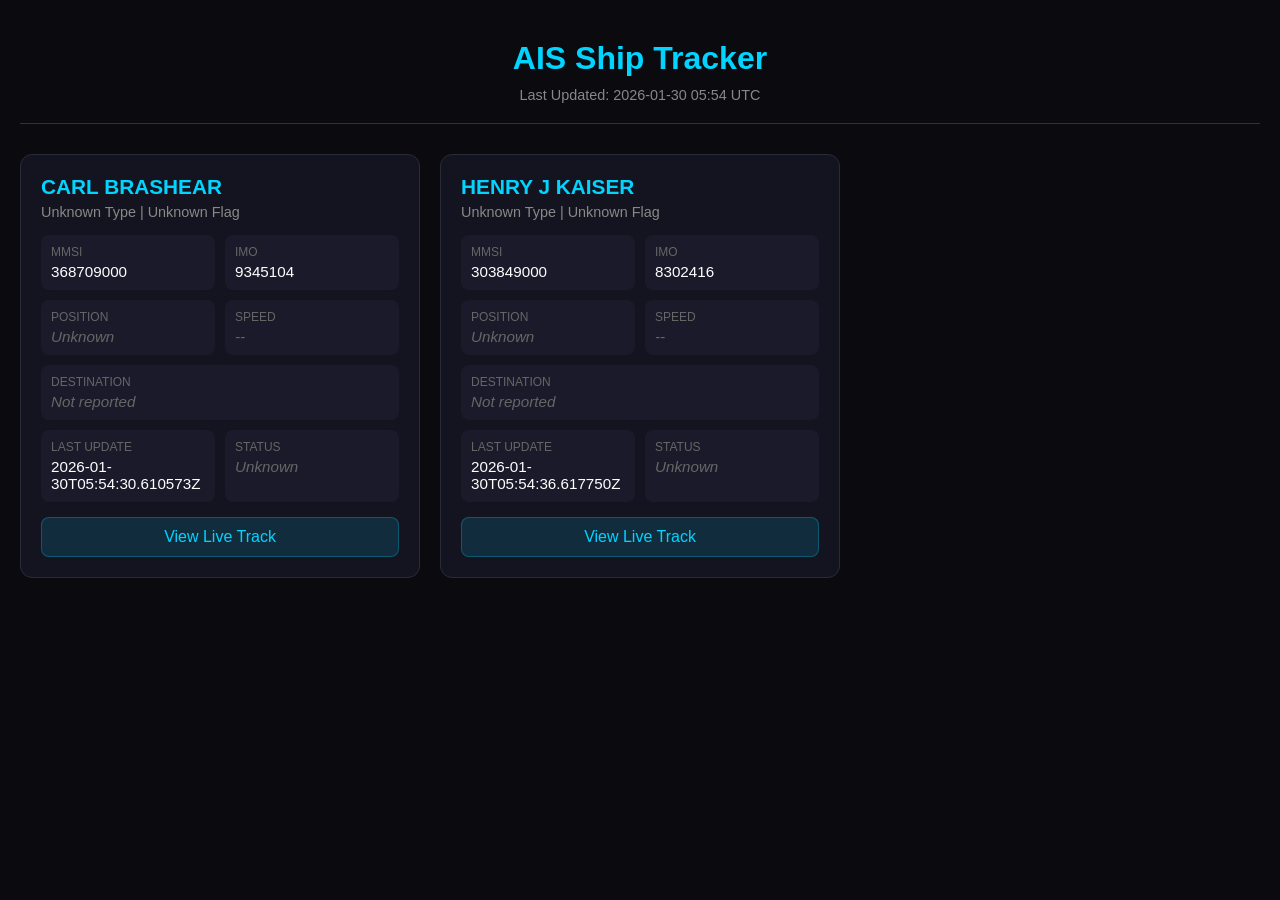
<file: ais_tracker.html>
<!DOCTYPE html>
<html lang="en">
<head>
    <meta charset="UTF-8">
    <meta name="viewport" content="width=device-width, initial-scale=1.0">
    <title>AIS Ship Tracker</title>
    <style>
        * { margin: 0; padding: 0; box-sizing: border-box; }
        body {
            font-family: -apple-system, BlinkMacSystemFont, 'Segoe UI', Roboto, sans-serif;
            background: #0a0a0f;
            color: #e0e0e0;
            min-height: 100vh;
            padding: 20px;
        }
        .header {
            text-align: center;
            padding: 20px;
            margin-bottom: 30px;
            border-bottom: 1px solid #333;
        }
        .header h1 {
            color: #00d4ff;
            font-size: 2rem;
            margin-bottom: 10px;
        }
        .header .timestamp {
            color: #888;
            font-size: 0.9rem;
        }
        .ships-grid {
            display: grid;
            grid-template-columns: repeat(auto-fill, minmax(350px, 1fr));
            gap: 20px;
            max-width: 1400px;
            margin: 0 auto;
        }
        .ship-card {
            background: #141420;
            border: 1px solid #2a2a3a;
            border-radius: 12px;
            padding: 20px;
            transition: transform 0.2s, border-color 0.2s;
        }
        .ship-card:hover {
            transform: translateY(-2px);
            border-color: #00d4ff;
        }
        .ship-name {
            font-size: 1.3rem;
            font-weight: bold;
            color: #00d4ff;
            margin-bottom: 5px;
        }
        .ship-type {
            color: #888;
            font-size: 0.9rem;
            margin-bottom: 15px;
        }
        .ship-details {
            display: grid;
            grid-template-columns: 1fr 1fr;
            gap: 10px;
        }
        .detail-item {
            background: #1a1a2a;
            padding: 10px;
            border-radius: 8px;
        }
        .detail-label {
            color: #666;
            font-size: 0.75rem;
            text-transform: uppercase;
            margin-bottom: 4px;
        }
        .detail-value {
            color: #fff;
            font-size: 0.95rem;
            font-weight: 500;
        }
        .position-value {
            color: #00ff88;
        }
        .detail-item.full-width {
            grid-column: span 2;
        }
        .track-link {
            display: block;
            margin-top: 15px;
            padding: 10px;
            background: #00d4ff22;
            border: 1px solid #00d4ff44;
            border-radius: 8px;
            color: #00d4ff;
            text-decoration: none;
            text-align: center;
            transition: background 0.2s;
        }
        .track-link:hover {
            background: #00d4ff33;
        }
        .no-data {
            color: #666;
            font-style: italic;
        }
    </style>
</head>
<body>
    <div class="header">
        <h1>AIS Ship Tracker</h1>
        <div class="timestamp">Last Updated: 2026-01-30 05:54 UTC</div>
    </div>

    <div class="ships-grid">
        
        <div class="ship-card">
            <div class="ship-name">CARL BRASHEAR</div>
            <div class="ship-type">Unknown Type | Unknown Flag</div>
            <div class="ship-details">
                <div class="detail-item">
                    <div class="detail-label">MMSI</div>
                    <div class="detail-value">368709000</div>
                </div>
                <div class="detail-item">
                    <div class="detail-label">IMO</div>
                    <div class="detail-value">9345104</div>
                </div>
                <div class="detail-item">
                    <div class="detail-label">Position</div>
                    <div class="detail-value position-value"><span class="no-data">Unknown</span></div>
                </div>
                <div class="detail-item">
                    <div class="detail-label">Speed</div>
                    <div class="detail-value"><span class="no-data">--</span></div>
                </div>
                <div class="detail-item full-width">
                    <div class="detail-label">Destination</div>
                    <div class="detail-value"><span class="no-data">Not reported</span></div>
                </div>
                <div class="detail-item">
                    <div class="detail-label">Last Update</div>
                    <div class="detail-value">2026-01-30T05:54:30.610573Z</div>
                </div>
                <div class="detail-item">
                    <div class="detail-label">Status</div>
                    <div class="detail-value"><span class="no-data">Unknown</span></div>
                </div>
            </div>
            <a href="https://www.marinetraffic.com/en/ais/details/ships/shipid:455188" target="_blank" class="track-link">View Live Track</a>
        </div>

        <div class="ship-card">
            <div class="ship-name">HENRY J KAISER</div>
            <div class="ship-type">Unknown Type | Unknown Flag</div>
            <div class="ship-details">
                <div class="detail-item">
                    <div class="detail-label">MMSI</div>
                    <div class="detail-value">303849000</div>
                </div>
                <div class="detail-item">
                    <div class="detail-label">IMO</div>
                    <div class="detail-value">8302416</div>
                </div>
                <div class="detail-item">
                    <div class="detail-label">Position</div>
                    <div class="detail-value position-value"><span class="no-data">Unknown</span></div>
                </div>
                <div class="detail-item">
                    <div class="detail-label">Speed</div>
                    <div class="detail-value"><span class="no-data">--</span></div>
                </div>
                <div class="detail-item full-width">
                    <div class="detail-label">Destination</div>
                    <div class="detail-value"><span class="no-data">Not reported</span></div>
                </div>
                <div class="detail-item">
                    <div class="detail-label">Last Update</div>
                    <div class="detail-value">2026-01-30T05:54:36.617750Z</div>
                </div>
                <div class="detail-item">
                    <div class="detail-label">Status</div>
                    <div class="detail-value"><span class="no-data">Unknown</span></div>
                </div>
            </div>
            <a href="https://www.marinetraffic.com/en/ais/details/ships/shipid:359098" target="_blank" class="track-link">View Live Track</a>
        </div>
    </div>
</body>
</html>
</file>
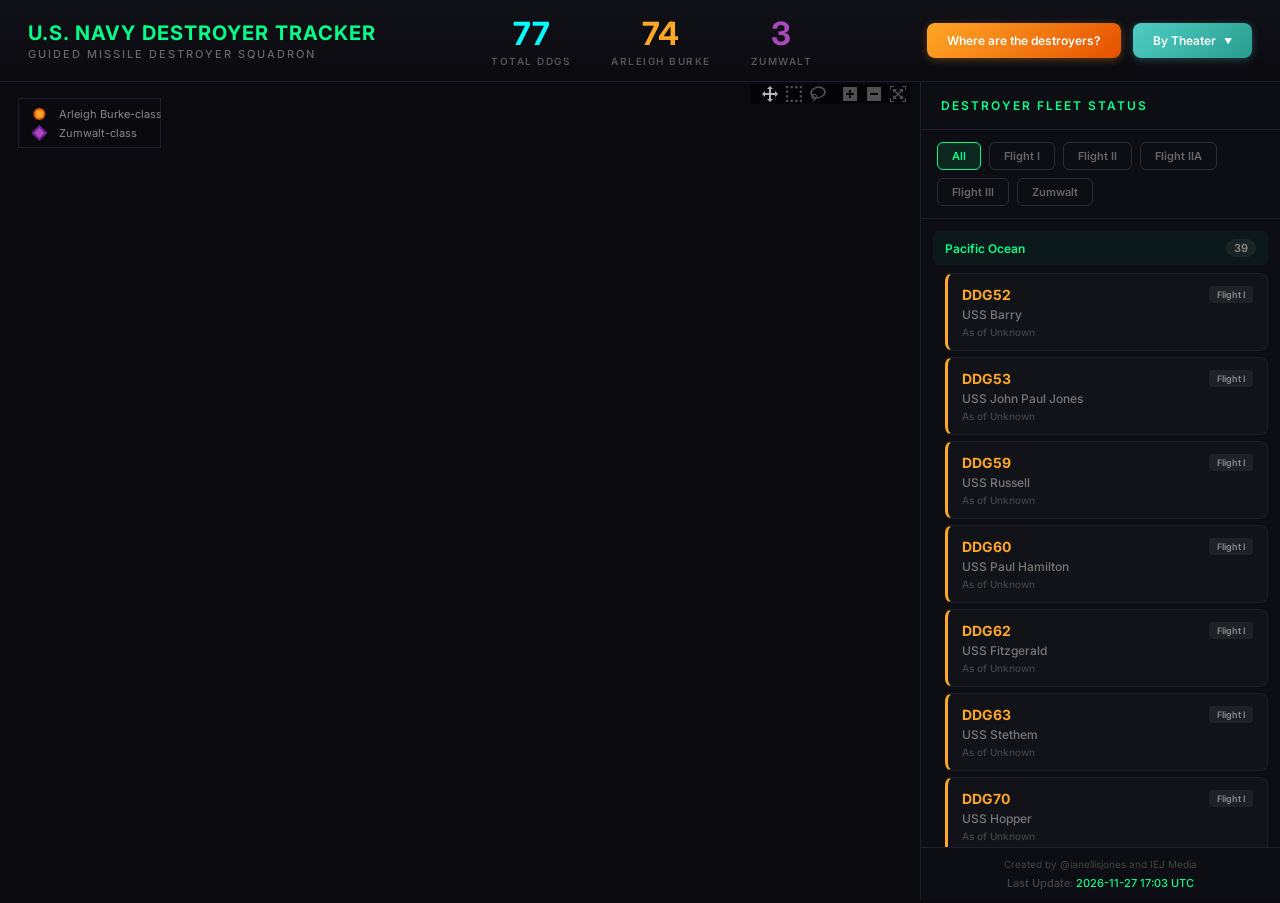
<file: destroyers.html>
<!DOCTYPE html>
<html lang="en">
<head>
    <meta charset="UTF-8">
    <meta name="viewport" content="width=device-width, initial-scale=1.0">
    <title>U.S. NAVY DESTROYER TRACKER</title>
    <script src="https://cdn.plot.ly/plotly-2.27.0.min.js"></script>
    <link href="https://fonts.googleapis.com/css2?family=Inter:wght@400;500;600;700&display=swap" rel="stylesheet">
    <style>
        * { margin: 0; padding: 0; box-sizing: border-box; }
        body { background: #0a0a0f; color: #e0e0e0; font-family: 'Inter', -apple-system, BlinkMacSystemFont, 'Segoe UI', Roboto, sans-serif; overflow: hidden; height: 100vh; }
        .container { display: grid; grid-template-columns: 1fr 360px; grid-template-rows: auto 1fr; height: 100vh; gap: 0; }
        .header { grid-column: 1 / -1; background: linear-gradient(180deg, #111118 0%, #0a0a0f 100%); border-bottom: 1px solid #1e1e2e; padding: 14px 28px; display: flex; justify-content: space-between; align-items: center; }
        .header-left { display: flex; align-items: center; gap: 20px; }
        .logo { font-size: 20px; font-weight: 700; color: #00ff88; letter-spacing: 1px; }
        .logo-sub { font-size: 11px; font-weight: 500; color: #666; letter-spacing: 2px; margin-top: 2px; text-transform: uppercase; }
        .status-bar { display: flex; gap: 40px; }
        .stat { text-align: center; }
        .stat-value { font-size: 32px; font-weight: 700; color: #00ffff; }
        .stat-value.burke { color: #ffa726; }
        .stat-value.zumwalt { color: #ab47bc; }
        .stat-label { font-size: 10px; font-weight: 600; color: #555; letter-spacing: 1.5px; text-transform: uppercase; margin-top: 2px; }
        .timestamp { font-size: 11px; color: #444; font-weight: 500; }
        .timestamp span { color: #00ff88; }
        .globe-container { background: #0a0a0f; position: relative; }
        #globe { width: 100%; height: 100%; }
        .side-panel { background: #0d0d14; border-left: 1px solid #1e1e2e; display: flex; flex-direction: column; overflow: hidden; }
        .panel-header { padding: 16px 20px; border-bottom: 1px solid #1e1e2e; }
        .panel-title { font-size: 12px; font-weight: 600; color: #00ff88; letter-spacing: 2px; text-transform: uppercase; }
        .ship-list { flex: 1; overflow-y: auto; padding: 12px; }
        .ship-list::-webkit-scrollbar { width: 5px; }
        .ship-list::-webkit-scrollbar-track { background: #0a0a0f; }
        .ship-list::-webkit-scrollbar-thumb { background: #333; border-radius: 3px; }
        .location-group { margin-bottom: 16px; }
        .location-header { display: flex; align-items: center; gap: 8px; padding: 8px 12px; background: rgba(0, 255, 136, 0.05); border-radius: 6px; margin-bottom: 8px; cursor: pointer; transition: background 0.2s; }
        .location-header:hover { background: rgba(0, 255, 136, 0.1); }
        .location-name { flex: 1; font-size: 12px; font-weight: 600; color: #00ff88; }
        .location-count { font-size: 11px; font-weight: 600; color: #888; background: rgba(255,255,255,0.05); padding: 2px 8px; border-radius: 10px; }
        .ship-card { background: rgba(255, 255, 255, 0.02); border: 1px solid #1e1e2e; border-radius: 8px; margin-bottom: 6px; margin-left: 12px; padding: 12px 14px; cursor: pointer; transition: all 0.15s ease; }
        .ship-card:hover { border-color: #333; background: rgba(255, 255, 255, 0.04); }
        .ship-card.active { border-color: #00ffff; background: rgba(0, 255, 255, 0.08); }
        .ship-card.burke { border-left: 3px solid #ffa726; }
        .ship-card.zumwalt { border-left: 3px solid #ab47bc; }
        .ship-header { display: flex; justify-content: space-between; align-items: center; margin-bottom: 4px; }
        .ship-hull { font-size: 14px; font-weight: 700; color: #fff; }
        .ship-hull.burke { color: #ffa726; }
        .ship-hull.zumwalt { color: #ab47bc; }
        .ship-type { font-size: 9px; font-weight: 600; padding: 3px 8px; border-radius: 4px; background: rgba(255, 255, 255, 0.06); color: #888; }
        .ship-name { font-size: 12px; color: #777; font-weight: 500; }
        .ship-date { font-size: 10px; color: #444; margin-top: 4px; font-weight: 500; }
        .detail-panel { background: #111118; border-top: 1px solid #1e1e2e; padding: 16px; max-height: 280px; overflow-y: auto; }
        .detail-panel.hidden { display: none; }
        .detail-header { display: flex; justify-content: space-between; align-items: center; margin-bottom: 14px; }
        .detail-title { font-size: 15px; font-weight: 700; color: #00ffff; }
        .detail-close { cursor: pointer; color: #555; font-size: 18px; width: 24px; height: 24px; display: flex; align-items: center; justify-content: center; border-radius: 4px; }
        .detail-close:hover { color: #ff6b6b; background: rgba(255, 107, 107, 0.1); }
        .detail-row { display: flex; margin-bottom: 8px; }
        .detail-label { width: 70px; font-size: 10px; font-weight: 600; color: #444; text-transform: uppercase; }
        .detail-value { flex: 1; font-size: 13px; color: #aaa; font-weight: 500; }
        .detail-status { font-size: 12px; color: #00ff88; line-height: 1.6; padding: 12px; background: rgba(0, 0, 0, 0.3); border-radius: 6px; margin-top: 12px; }
        .filter-bar { padding: 12px 16px; border-bottom: 1px solid #1e1e2e; display: flex; gap: 8px; flex-wrap: wrap; }
        .filter-btn { font-family: 'Inter', sans-serif; font-size: 11px; font-weight: 600; padding: 6px 14px; background: transparent; border: 1px solid #2a2a3a; color: #666; cursor: pointer; border-radius: 6px; transition: all 0.15s; }
        .filter-btn:hover { border-color: #444; color: #999; }
        .filter-btn.active { background: rgba(0, 255, 136, 0.1); border-color: #00ff88; color: #00ff88; }
        .attribution { padding: 10px 16px; border-top: 1px solid #1e1e2e; font-size: 10px; color: #444; text-align: center; }
        .btn-group { display: flex; gap: 12px; align-items: center; }
        .ddg-btn { font-family: 'Inter', sans-serif; font-size: 12px; font-weight: 600; padding: 10px 20px; background: linear-gradient(135deg, #ffa726 0%, #e65100 100%); border: none; color: #fff; cursor: pointer; border-radius: 8px; transition: all 0.2s; box-shadow: 0 2px 8px rgba(255, 167, 38, 0.3); }
        .ddg-btn:hover { transform: translateY(-2px); box-shadow: 0 4px 16px rgba(255, 167, 38, 0.4); }
        .cocom-dropdown { position: relative; }
        .cocom-btn { font-family: 'Inter', sans-serif; font-size: 12px; font-weight: 600; padding: 10px 20px; background: linear-gradient(135deg, #4ecdc4 0%, #2a9d8f 100%); border: none; color: #fff; cursor: pointer; border-radius: 8px; transition: all 0.2s; box-shadow: 0 2px 8px rgba(78, 205, 196, 0.3); display: flex; align-items: center; gap: 8px; }
        .cocom-btn:hover { transform: translateY(-2px); box-shadow: 0 4px 16px rgba(78, 205, 196, 0.4); }
        .cocom-btn::after { content: '▼'; font-size: 8px; }
        .cocom-menu { position: absolute; top: 100%; left: 0; margin-top: 8px; background: #111118; border: 1px solid #2a2a3a; border-radius: 10px; min-width: 180px; overflow: hidden; opacity: 0; visibility: hidden; transform: translateY(-10px); transition: all 0.2s; z-index: 100; box-shadow: 0 10px 40px rgba(0,0,0,0.5); }
        .cocom-dropdown.open .cocom-menu { opacity: 1; visibility: visible; transform: translateY(0); }
        .cocom-item { padding: 12px 16px; cursor: pointer; font-size: 12px; font-weight: 500; color: #888; transition: all 0.15s; border-bottom: 1px solid #1e1e2e; }
        .cocom-item:last-child { border-bottom: none; }
        .cocom-item:hover { background: rgba(78, 205, 196, 0.1); color: #4ecdc4; }
        .cocom-panel { position: absolute; bottom: 20px; left: 20px; background: rgba(17, 17, 24, 0.95); border: 1px solid #2a2a3a; border-radius: 12px; width: 320px; max-height: 350px; overflow: hidden; opacity: 0; visibility: hidden; transform: translateY(20px); transition: all 0.3s; z-index: 50; box-shadow: 0 10px 40px rgba(0,0,0,0.5); }
        .cocom-panel.visible { opacity: 1; visibility: visible; transform: translateY(0); }
        .cocom-panel-header { padding: 14px 16px; border-bottom: 1px solid #1e1e2e; display: flex; justify-content: space-between; align-items: center; background: linear-gradient(180deg, rgba(78, 205, 196, 0.1) 0%, transparent 100%); }
        .cocom-panel-title { font-size: 13px; font-weight: 700; color: #4ecdc4; }
        .cocom-panel-close { cursor: pointer; color: #555; font-size: 18px; width: 24px; height: 24px; display: flex; align-items: center; justify-content: center; border-radius: 4px; }
        .cocom-panel-close:hover { color: #ff6b6b; background: rgba(255,107,107,0.1); }
        .cocom-panel-body { padding: 12px; max-height: 280px; overflow-y: auto; }
        .cocom-ship { display: flex; align-items: center; gap: 10px; padding: 8px 10px; border-radius: 6px; cursor: pointer; transition: background 0.15s; }
        .cocom-ship:hover { background: rgba(255,255,255,0.05); }
        .cocom-ship-icon { width: 8px; height: 8px; border-radius: 2px; }
        .cocom-ship-icon.burke { background: #ffa726; }
        .cocom-ship-icon.zumwalt { background: #ab47bc; }
        .cocom-ship-hull { font-size: 12px; font-weight: 600; color: #fff; width: 60px; }
        .cocom-ship-name { font-size: 11px; color: #666; flex: 1; white-space: nowrap; overflow: hidden; text-overflow: ellipsis; }
        .cocom-ship-loc { font-size: 10px; color: #4ecdc4; }
        .location-callout { position: absolute; background: rgba(17, 17, 24, 0.95); border: 1px solid #2a2a3a; border-radius: 10px; padding: 12px; min-width: 220px; max-width: 300px; z-index: 60; box-shadow: 0 8px 32px rgba(0,0,0,0.4); pointer-events: auto; max-height: 400px; overflow-y: auto; }
        .location-callout-header { font-size: 11px; font-weight: 600; color: #00ff88; margin-bottom: 10px; padding-bottom: 8px; border-bottom: 1px solid #1e1e2e; position: sticky; top: 0; background: rgba(17, 17, 24, 0.95); }
        .location-callout-ship { display: flex; align-items: center; gap: 8px; padding: 5px 0; cursor: pointer; }
        .location-callout-ship:hover { background: rgba(255,255,255,0.03); margin: 0 -8px; padding: 5px 8px; border-radius: 4px; }
        .location-callout-icon { width: 8px; height: 8px; border-radius: 2px; flex-shrink: 0; }
        .location-callout-icon.burke { background: #ffa726; }
        .location-callout-icon.zumwalt { background: #ab47bc; }
        .location-callout-hull { font-size: 11px; font-weight: 600; color: #fff; }
        .location-callout-hull.burke { color: #ffa726; }
        .location-callout-hull.zumwalt { color: #ab47bc; }
        .location-callout-name { font-size: 10px; color: #666; margin-left: auto; }
        .modal-overlay { position: fixed; top: 0; left: 0; right: 0; bottom: 0; background: rgba(0, 0, 0, 0.85); display: flex; align-items: center; justify-content: center; z-index: 1000; opacity: 0; visibility: hidden; transition: all 0.3s ease; }
        .modal-overlay.visible { opacity: 1; visibility: visible; }
        .modal { background: #111118; border: 1px solid #2a2a3a; border-radius: 16px; width: 90%; max-width: 900px; max-height: 85vh; overflow: hidden; transform: scale(0.9); transition: transform 0.3s ease; box-shadow: 0 20px 60px rgba(0, 0, 0, 0.5); }
        .modal-overlay.visible .modal { transform: scale(1); }
        .modal-header { padding: 20px 24px; border-bottom: 1px solid #1e1e2e; display: flex; justify-content: space-between; align-items: center; background: linear-gradient(180deg, #1a1a22 0%, #111118 100%); }
        .modal-title { font-size: 18px; font-weight: 700; color: #ffa726; }
        .modal-subtitle { font-size: 11px; color: #666; margin-top: 4px; }
        .modal-close { cursor: pointer; color: #555; font-size: 24px; width: 36px; height: 36px; display: flex; align-items: center; justify-content: center; border-radius: 8px; }
        .modal-close:hover { color: #ff6b6b; background: rgba(255, 107, 107, 0.1); }
        .modal-body { padding: 16px 24px 24px; overflow-y: auto; max-height: calc(85vh - 100px); }
        .ddg-grid { display: grid; grid-template-columns: repeat(auto-fill, minmax(180px, 1fr)); gap: 10px; }
        .ddg-item { background: rgba(255, 167, 38, 0.05); border: 1px solid rgba(255, 167, 38, 0.2); border-radius: 10px; padding: 12px 14px; cursor: pointer; transition: all 0.15s; }
        .ddg-item:hover { background: rgba(255, 167, 38, 0.1); border-color: rgba(255, 167, 38, 0.4); transform: translateY(-2px); }
        .ddg-item.zumwalt { background: rgba(171, 71, 188, 0.05); border-color: rgba(171, 71, 188, 0.2); }
        .ddg-item.zumwalt:hover { background: rgba(171, 71, 188, 0.1); border-color: rgba(171, 71, 188, 0.4); }
        .ddg-hull { font-size: 14px; font-weight: 700; color: #ffa726; margin-bottom: 2px; }
        .ddg-item.zumwalt .ddg-hull { color: #ab47bc; }
        .ddg-name { font-size: 11px; color: #888; font-weight: 500; margin-bottom: 6px; white-space: nowrap; overflow: hidden; text-overflow: ellipsis; }
        .ddg-location { font-size: 10px; color: #00ff88; font-weight: 600; padding: 3px 8px; background: rgba(0, 255, 136, 0.1); border-radius: 4px; display: inline-block; }
    </style>
</head>
<body>
    <div class="container">
        <header class="header">
            <div class="header-left">
                <div>
                    <div class="logo">U.S. NAVY DESTROYER TRACKER</div>
                    <div class="logo-sub">Guided Missile Destroyer Squadron</div>
                </div>
            </div>
            <div class="status-bar">
                <div class="stat">
                    <div class="stat-value">77</div>
                    <div class="stat-label">Total DDGs</div>
                </div>
                <div class="stat">
                    <div class="stat-value burke">74</div>
                    <div class="stat-label">Arleigh Burke</div>
                </div>
                <div class="stat">
                    <div class="stat-value zumwalt">3</div>
                    <div class="stat-label">Zumwalt</div>
                </div>
            </div>
            <div class="btn-group">
                <button class="ddg-btn" onclick="showDDGModal()">Where are the destroyers?</button>
                <div class="cocom-dropdown" id="cocomDropdown">
                    <button class="cocom-btn" onclick="toggleCocomMenu()">By Theater</button>
                    <div class="cocom-menu">
                        <div class="cocom-item" onclick="selectCocom('INDOPACOM')">INDOPACOM</div>
                        <div class="cocom-item" onclick="selectCocom('CENTCOM')">CENTCOM</div>
                        <div class="cocom-item" onclick="selectCocom('EUCOM')">EUCOM</div>
                        <div class="cocom-item" onclick="selectCocom('SOUTHCOM')">SOUTHCOM</div>
                        <div class="cocom-item" onclick="selectCocom('CONUS')">CONUS</div>
                    </div>
                </div>
            </div>
        </header>
        <div class="globe-container">
            <div id="globe"></div>
            <div class="cocom-panel" id="cocomPanel">
                <div class="cocom-panel-header">
                    <div class="cocom-panel-title" id="cocomPanelTitle">INDOPACOM</div>
                    <span class="cocom-panel-close" onclick="closeCocomPanel()">&#x2715;</span>
                </div>
                <div class="cocom-panel-body" id="cocomPanelBody"></div>
            </div>
            <div id="locationCallouts"></div>
        </div>
        <div class="side-panel">
            <div class="panel-header">
                <div class="panel-title">Destroyer Fleet Status</div>
            </div>
            <div class="filter-bar">
                <button class="filter-btn active" data-filter="all">All</button>
                <button class="filter-btn" data-filter="I">Flight I</button>
                <button class="filter-btn" data-filter="II">Flight II</button>
                <button class="filter-btn" data-filter="IIA">Flight IIA</button>
                <button class="filter-btn" data-filter="III">Flight III</button>
                <button class="filter-btn" data-filter="Zumwalt">Zumwalt</button>
            </div>
            <div class="ship-list" id="shipList"></div>
            <div class="detail-panel hidden" id="detailPanel">
                <div class="detail-header">
                    <div class="detail-title" id="detailTitle">-</div>
                    <span class="detail-close" onclick="closeDetail()">&#x2715;</span>
                </div>
                <div class="detail-row">
                    <div class="detail-label">Class</div>
                    <div class="detail-value" id="detailClass">-</div>
                </div>
                <div class="detail-row">
                    <div class="detail-label">Flight</div>
                    <div class="detail-value" id="detailFlight">-</div>
                </div>
                <div class="detail-row">
                    <div class="detail-label">Location</div>
                    <div class="detail-value" id="detailLocation">-</div>
                </div>
                <div class="detail-row">
                    <div class="detail-label">Region</div>
                    <div class="detail-value" id="detailRegion">-</div>
                </div>
                <div class="detail-row">
                    <div class="detail-label">As Of</div>
                    <div class="detail-value" id="detailDate">-</div>
                </div>
                <div class="detail-status" id="detailStatus">-</div>
            </div>
            <div class="attribution">
                Created by @ianellisjones and IEJ Media
                <div class="timestamp" style="margin-top: 6px;">
                    Last Update: <span>2026-11-27 17:03 UTC</span>
                </div>
            </div>
        </div>
    </div>
    <div class="modal-overlay" id="ddgModal" onclick="closeDDGModal(event)">
        <div class="modal" onclick="event.stopPropagation()">
            <div class="modal-header">
                <div>
                    <div class="modal-title">WHERE ARE THE DESTROYERS?</div>
                    <div class="modal-subtitle">Current positions of all U.S. Navy guided missile destroyers</div>
                </div>
                <span class="modal-close" onclick="closeDDGModal()">&times;</span>
            </div>
            <div class="modal-body">
                <div class="ddg-grid" id="ddgGrid"></div>
            </div>
        </div>
    </div>
    <script>
        const shipsData = [{"hull": "DDG51", "name": "USS Arleigh Burke", "ship_class": "Arleigh Burke", "flight": "I", "location": "Atlantic Ocean", "lat": 32.0, "lon": -65.0, "region": "ATLANTIC", "date": "Unknown", "status": "No recent status found.", "source_url": "http://uscarriers.net/ddg51history.htm", "display_lat": 32.0, "display_lon": -61.0}, {"hull": "DDG52", "name": "USS Barry", "ship_class": "Arleigh Burke", "flight": "I", "location": "Pacific Ocean", "lat": 25.0, "lon": -140.0, "region": "PACIFIC", "date": "Unknown", "status": "No recent status found.", "source_url": "http://uscarriers.net/ddg52history.htm", "display_lat": 25.0, "display_lon": -136.0}, {"hull": "DDG53", "name": "USS John Paul Jones", "ship_class": "Arleigh Burke", "flight": "I", "location": "Pacific Ocean", "lat": 25.0, "lon": -140.0, "region": "PACIFIC", "date": "Unknown", "status": "No recent status found.", "source_url": "http://uscarriers.net/ddg53history.htm", "display_lat": 25.705809635774145, "display_lon": -135.6569788443932}, {"hull": "DDG54", "name": "USS Curtis Wilbur", "ship_class": "Arleigh Burke", "flight": "I", "location": "Western Pacific (WESTPAC)", "lat": 15.0, "lon": 135.0, "region": "WESTPAC", "date": "Unknown", "status": "No recent status found.", "source_url": "http://uscarriers.net/ddg54history.htm", "display_lat": 15.0, "display_lon": 137.5}, {"hull": "DDG55", "name": "USS Stout", "ship_class": "Arleigh Burke", "flight": "I", "location": "Atlantic Ocean", "lat": 32.0, "lon": -65.0, "region": "ATLANTIC", "date": "Unknown", "status": "No recent status found.", "source_url": "http://uscarriers.net/ddg55history.htm", "display_lat": 32.832705475185804, "display_lon": -60.67951373204409}, {"hull": "DDG56", "name": "USS John S. McCain", "ship_class": "Arleigh Burke", "flight": "I", "location": "Western Pacific (WESTPAC)", "lat": 15.0, "lon": 135.0, "region": "WESTPAC", "date": "Unknown", "status": "No recent status found.", "source_url": "http://uscarriers.net/ddg56history.htm", "display_lat": 17.615405419811673, "display_lon": 135.8497967345311}, {"hull": "DDG57", "name": "USS Mitscher", "ship_class": "Arleigh Burke", "flight": "I", "location": "Atlantic Ocean", "lat": 32.0, "lon": -65.0, "region": "ATLANTIC", "date": "Unknown", "status": "No recent status found.", "source_url": "http://uscarriers.net/ddg57history.htm", "display_lat": 33.78397978716957, "display_lon": -60.543833921522854}, {"hull": "DDG58", "name": "USS Laboon", "ship_class": "Arleigh Burke", "flight": "I", "location": "Atlantic Ocean", "lat": 32.0, "lon": -65.0, "region": "ATLANTIC", "date": "Unknown", "status": "No recent status found.", "source_url": "http://uscarriers.net/ddg58history.htm", "display_lat": 34.16256326982239, "display_lon": -61.63498586867527}, {"hull": "DDG59", "name": "USS Russell", "ship_class": "Arleigh Burke", "flight": "I", "location": "Pacific Ocean", "lat": 25.0, "lon": -140.0, "region": "PACIFIC", "date": "Unknown", "status": "No recent status found.", "source_url": "http://uscarriers.net/ddg59history.htm", "display_lat": 26.520006370247067, "display_lon": -135.4470250786537}, {"hull": "DDG60", "name": "USS Paul Hamilton", "ship_class": "Arleigh Burke", "flight": "I", "location": "Pacific Ocean", "lat": 25.0, "lon": -140.0, "region": "PACIFIC", "date": "Unknown", "status": "No recent status found.", "source_url": "http://uscarriers.net/ddg60history.htm", "display_lat": 26.858892688175075, "display_lon": -136.45817589738715}, {"hull": "DDG61", "name": "USS Ramage", "ship_class": "Arleigh Burke", "flight": "I", "location": "Atlantic Ocean", "lat": 32.0, "lon": -65.0, "region": "ATLANTIC", "date": "Unknown", "status": "No recent status found.", "source_url": "http://uscarriers.net/ddg61history.htm", "display_lat": 35.03634765052129, "display_lon": -61.81557023233769}, {"hull": "DDG62", "name": "USS Fitzgerald", "ship_class": "Arleigh Burke", "flight": "I", "location": "Pacific Ocean", "lat": 25.0, "lon": -140.0, "region": "PACIFIC", "date": "Unknown", "status": "No recent status found.", "source_url": "http://uscarriers.net/ddg62history.htm", "display_lat": 27.643265962647106, "display_lon": -136.48245184102458}, {"hull": "DDG63", "name": "USS Stethem", "ship_class": "Arleigh Burke", "flight": "I", "location": "Pacific Ocean", "lat": 25.0, "lon": -140.0, "region": "PACIFIC", "date": "Unknown", "status": "No recent status found.", "source_url": "http://uscarriers.net/ddg63history.htm", "display_lat": 28.46177174725031, "display_lon": -136.67492310315393}, {"hull": "DDG64", "name": "USS Carney", "ship_class": "Arleigh Burke", "flight": "I", "location": "Atlantic Ocean", "lat": 32.0, "lon": -65.0, "region": "ATLANTIC", "date": "Unknown", "status": "No recent status found.", "source_url": "http://uscarriers.net/ddg64history.htm", "display_lat": 35.90996456984161, "display_lon": -62.21572683405825}, {"hull": "DDG65", "name": "USS Benfold", "ship_class": "Arleigh Burke", "flight": "I", "location": "Western Pacific (WESTPAC)", "lat": 15.0, "lon": 135.0, "region": "WESTPAC", "date": "Unknown", "status": "No recent status found.", "source_url": "http://uscarriers.net/ddg65history.htm", "display_lat": 16.76335575687742, "display_lon": 132.57294901687516}, {"hull": "DDG66", "name": "USS Gonzalez", "ship_class": "Arleigh Burke", "flight": "I", "location": "Atlantic Ocean", "lat": 32.0, "lon": -65.0, "region": "ATLANTIC", "date": "Unknown", "status": "No recent status found.", "source_url": "http://uscarriers.net/ddg66history.htm", "display_lat": 35.63852798141807, "display_lon": -63.33833994799245}, {"hull": "DDG67", "name": "USS Cole", "ship_class": "Arleigh Burke", "flight": "I", "location": "Atlantic Ocean", "lat": 32.0, "lon": -65.0, "region": "ATLANTIC", "date": "Unknown", "status": "No recent status found.", "source_url": "http://uscarriers.net/ddg67history.htm", "display_lat": 36.275970900623584, "display_lon": -63.96266068375852}, {"hull": "DDG68", "name": "USS The Sullivans", "ship_class": "Arleigh Burke", "flight": "I", "location": "Atlantic Ocean", "lat": 32.0, "lon": -65.0, "region": "ATLANTIC", "date": "Unknown", "status": "No recent status found.", "source_url": "http://uscarriers.net/ddg68history.htm", "display_lat": 36.79456322807844, "display_lon": -64.77160680404603}, {"hull": "DDG69", "name": "USS Milius", "ship_class": "Arleigh Burke", "flight": "I", "location": "Western Pacific (WESTPAC)", "lat": 15.0, "lon": 135.0, "region": "WESTPAC", "date": "Unknown", "status": "No recent status found.", "source_url": "http://uscarriers.net/ddg69history.htm", "display_lat": 13.530536869268818, "display_lon": 132.97745751406262}, {"hull": "DDG70", "name": "USS Hopper", "ship_class": "Arleigh Burke", "flight": "I", "location": "Pacific Ocean", "lat": 25.0, "lon": -140.0, "region": "PACIFIC", "date": "Unknown", "status": "No recent status found.", "source_url": "http://uscarriers.net/ddg70history.htm", "display_lat": 28.291935463574625, "display_lon": -137.7277410130754}, {"hull": "DDG71", "name": "USS Ross", "ship_class": "Arleigh Burke", "flight": "I", "location": "Atlantic Ocean", "lat": 32.0, "lon": -65.0, "region": "ATLANTIC", "date": "Unknown", "status": "No recent status found.", "source_url": "http://uscarriers.net/ddg71history.htm", "display_lat": 35.95928576752373, "display_lon": -65.56925935309314}, {"hull": "DDG72", "name": "USS Mahan", "ship_class": "Arleigh Burke", "flight": "II", "location": "Atlantic Ocean", "lat": 32.0, "lon": -65.0, "region": "ATLANTIC", "date": "Unknown", "status": "No recent status found.", "source_url": "http://uscarriers.net/ddg72history.htm", "display_lat": 36.15800360234454, "display_lon": -66.43909903859665}, {"hull": "DDG73", "name": "USS Decatur", "ship_class": "Arleigh Burke", "flight": "II", "location": "Pacific Ocean", "lat": 25.0, "lon": -140.0, "region": "PACIFIC", "date": "Unknown", "status": "No recent status found.", "source_url": "http://uscarriers.net/ddg73history.htm", "display_lat": 28.97518191228568, "display_lon": -138.11375272982656}, {"hull": "DDG74", "name": "USS McFaul", "ship_class": "Arleigh Burke", "flight": "II", "location": "Atlantic Ocean", "lat": 32.0, "lon": -65.0, "region": "ATLANTIC", "date": "Unknown", "status": "No recent status found.", "source_url": "http://uscarriers.net/ddg74history.htm", "display_lat": 36.156921938165304, "display_lon": -67.4}, {"hull": "DDG75", "name": "USS Donald Cook", "ship_class": "Arleigh Burke", "flight": "II", "location": "Atlantic Ocean", "lat": 32.0, "lon": -65.0, "region": "ATLANTIC", "date": "Unknown", "status": "No recent status found.", "source_url": "http://uscarriers.net/ddg75history.htm", "display_lat": 35.02299829741703, "display_lon": -67.61944293578114}, {"hull": "DDG76", "name": "USS Higgins", "ship_class": "Arleigh Burke", "flight": "II", "location": "Pacific Ocean", "lat": 25.0, "lon": -140.0, "region": "PACIFIC", "date": "Unknown", "status": "No recent status found.", "source_url": "http://uscarriers.net/ddg76history.htm", "display_lat": 29.610486935830586, "display_lon": -138.66455617320102}, {"hull": "DDG77", "name": "USS O'Kane", "ship_class": "Arleigh Burke", "flight": "II", "location": "Pacific Ocean", "lat": 25.0, "lon": -140.0, "region": "PACIFIC", "date": "Unknown", "status": "No recent status found.", "source_url": "http://uscarriers.net/ddg77history.htm", "display_lat": 28.970835496392215, "display_lon": -139.51785327897872}, {"hull": "DDG78", "name": "USS Porter", "ship_class": "Arleigh Burke", "flight": "II", "location": "Atlantic Ocean", "lat": 32.0, "lon": -65.0, "region": "ATLANTIC", "date": "Unknown", "status": "No recent status found.", "source_url": "http://uscarriers.net/ddg78history.htm", "display_lat": 34.719899539370665, "display_lon": -68.45863361686827}, {"hull": "DDG79", "name": "USS Oscar Austin", "ship_class": "Arleigh Burke", "flight": "IIA", "location": "Atlantic Ocean", "lat": 32.0, "lon": -65.0, "region": "ATLANTIC", "date": "Unknown", "status": "No recent status found.", "source_url": "http://uscarriers.net/ddg79history.htm", "display_lat": 34.19948730429157, "display_lon": -69.26641015354363}, {"hull": "DDG80", "name": "USS Roosevelt", "ship_class": "Arleigh Burke", "flight": "IIA", "location": "Atlantic Ocean", "lat": 32.0, "lon": -65.0, "region": "ATLANTIC", "date": "Unknown", "status": "No recent status found.", "source_url": "http://uscarriers.net/ddg80history.htm", "display_lat": 33.12693022736572, "display_lon": -68.837971894458}, {"hull": "DDG81", "name": "USS Winston S. Churchill", "ship_class": "Arleigh Burke", "flight": "IIA", "location": "Atlantic Ocean", "lat": 32.0, "lon": -65.0, "region": "ATLANTIC", "date": "Unknown", "status": "No recent status found.", "source_url": "http://uscarriers.net/ddg81history.htm", "display_lat": 32.4182465905384, "display_lon": -69.38007645932157}, {"hull": "DDG82", "name": "USS Lassen", "ship_class": "Arleigh Burke", "flight": "IIA", "location": "Atlantic Ocean", "lat": 32.0, "lon": -65.0, "region": "ATLANTIC", "date": "Unknown", "status": "No recent status found.", "source_url": "http://uscarriers.net/ddg82history.htm", "display_lat": 31.543730992139924, "display_lon": -69.7782652283508}, {"hull": "DDG83", "name": "USS Howard", "ship_class": "Arleigh Burke", "flight": "IIA", "location": "Pacific Ocean", "lat": 25.0, "lon": -140.0, "region": "PACIFIC", "date": "Unknown", "status": "No recent status found.", "source_url": "http://uscarriers.net/ddg83history.htm", "display_lat": 29.396431591954908, "display_lon": -140.17717013648144}, {"hull": "DDG84", "name": "USS Bulkeley", "ship_class": "Arleigh Burke", "flight": "IIA", "location": "Atlantic Ocean", "lat": 32.0, "lon": -65.0, "region": "ATLANTIC", "date": "Unknown", "status": "No recent status found.", "source_url": "http://uscarriers.net/ddg84history.htm", "display_lat": 30.87306977263428, "display_lon": -68.837971894458}, {"hull": "DDG85", "name": "USS McCampbell", "ship_class": "Arleigh Burke", "flight": "IIA", "location": "Western Pacific (WESTPAC)", "lat": 15.0, "lon": 135.0, "region": "WESTPAC", "date": "Unknown", "status": "No recent status found.", "source_url": "http://uscarriers.net/ddg85history.htm", "display_lat": 12.384594580188327, "display_lon": 135.8497967345311}, {"hull": "DDG86", "name": "USS Shoup", "ship_class": "Arleigh Burke", "flight": "IIA", "location": "Pacific Ocean", "lat": 25.0, "lon": -140.0, "region": "PACIFIC", "date": "Unknown", "status": "No recent status found.", "source_url": "http://uscarriers.net/ddg86history.htm", "display_lat": 29.702995129802886, "display_lon": -140.96012333012501}, {"hull": "DDG87", "name": "USS Mason", "ship_class": "Arleigh Burke", "flight": "IIA", "location": "Atlantic Ocean", "lat": 32.0, "lon": -65.0, "region": "ATLANTIC", "date": "Unknown", "status": "No recent status found.", "source_url": "http://uscarriers.net/ddg87history.htm", "display_lat": 29.983803304399395, "display_lon": -68.91087597408166}, {"hull": "DDG88", "name": "USS Preble", "ship_class": "Arleigh Burke", "flight": "IIA", "location": "Pacific Ocean", "lat": 25.0, "lon": -140.0, "region": "PACIFIC", "date": "Unknown", "status": "No recent status found.", "source_url": "http://uscarriers.net/ddg88history.htm", "display_lat": 28.74006497074166, "display_lon": -141.41841954817014}, {"hull": "DDG89", "name": "USS Mustin", "ship_class": "Arleigh Burke", "flight": "IIA", "location": "Pacific Ocean", "lat": 25.0, "lon": -140.0, "region": "PACIFIC", "date": "Unknown", "status": "No recent status found.", "source_url": "http://uscarriers.net/ddg89history.htm", "display_lat": 28.81051177665153, "display_lon": -142.2}, {"hull": "DDG90", "name": "USS Chafee", "ship_class": "Arleigh Burke", "flight": "IIA", "location": "Pacific Ocean", "lat": 25.0, "lon": -140.0, "region": "PACIFIC", "date": "Unknown", "status": "No recent status found.", "source_url": "http://uscarriers.net/ddg90history.htm", "display_lat": 28.718103816772743, "display_lon": -143.03573780285782}, {"hull": "DDG91", "name": "USS Pinckney", "ship_class": "Arleigh Burke", "flight": "IIA", "location": "Pacific Ocean", "lat": 25.0, "lon": -140.0, "region": "PACIFIC", "date": "Unknown", "status": "No recent status found.", "source_url": "http://uscarriers.net/ddg91history.htm", "display_lat": 27.652490632963183, "display_lon": -142.9940429926844}, {"hull": "DDG92", "name": "USS Momsen", "ship_class": "Arleigh Burke", "flight": "IIA", "location": "Pacific Ocean", "lat": 25.0, "lon": -140.0, "region": "PACIFIC", "date": "Unknown", "status": "No recent status found.", "source_url": "http://uscarriers.net/ddg92history.htm", "display_lat": 27.351649634962325, "display_lon": -143.7188363763927}, {"hull": "DDG93", "name": "USS Chung-Hoon", "ship_class": "Arleigh Burke", "flight": "IIA", "location": "Pacific Ocean", "lat": 25.0, "lon": -140.0, "region": "PACIFIC", "date": "Unknown", "status": "No recent status found.", "source_url": "http://uscarriers.net/ddg93history.htm", "display_lat": 26.88143972732836, "display_lon": -144.41590132956236}, {"hull": "DDG94", "name": "USS Nitze", "ship_class": "Arleigh Burke", "flight": "IIA", "location": "Atlantic Ocean", "lat": 32.0, "lon": -65.0, "region": "ATLANTIC", "date": "Unknown", "status": "No recent status found.", "source_url": "http://uscarriers.net/ddg94history.htm", "display_lat": 29.032836866141096, "display_lon": -68.77305485476538}, {"hull": "DDG95", "name": "USS James E. Williams", "ship_class": "Arleigh Burke", "flight": "IIA", "location": "Atlantic Ocean", "lat": 32.0, "lon": -65.0, "region": "ATLANTIC", "date": "Unknown", "status": "No recent status found.", "source_url": "http://uscarriers.net/ddg95history.htm", "display_lat": 28.977001702582967, "display_lon": -67.61944293578114}, {"hull": "DDG96", "name": "USS Bainbridge", "ship_class": "Arleigh Burke", "flight": "IIA", "location": "Atlantic Ocean", "lat": 32.0, "lon": -65.0, "region": "ATLANTIC", "date": "Unknown", "status": "No recent status found.", "source_url": "http://uscarriers.net/ddg96history.htm", "display_lat": 28.18948822334847, "display_lon": -67.2}, {"hull": "DDG97", "name": "USS Halsey", "ship_class": "Arleigh Burke", "flight": "IIA", "location": "Pacific Ocean", "lat": 25.0, "lon": -140.0, "region": "PACIFIC", "date": "Unknown", "status": "No recent status found.", "source_url": "http://uscarriers.net/ddg97history.htm", "display_lat": 25.95726265715023, "display_lon": -143.8837672697042}, {"hull": "DDG98", "name": "USS Forrest Sherman", "ship_class": "Arleigh Burke", "flight": "IIA", "location": "Atlantic Ocean", "lat": 32.0, "lon": -65.0, "region": "ATLANTIC", "date": "Unknown", "status": "No recent status found.", "source_url": "http://uscarriers.net/ddg98history.htm", "display_lat": 27.463996070169593, "display_lon": -66.56992622392363}, {"hull": "DDG99", "name": "USS Farragut", "ship_class": "Arleigh Burke", "flight": "IIA", "location": "Atlantic Ocean", "lat": 32.0, "lon": -65.0, "region": "ATLANTIC", "date": "Unknown", "status": "No recent status found.", "source_url": "http://uscarriers.net/ddg99history.htm", "display_lat": 28.04071423247627, "display_lon": -65.56925935309314}, {"hull": "DDG100", "name": "USS Kidd", "ship_class": "Arleigh Burke", "flight": "IIA", "location": "Pacific Ocean", "lat": 25.0, "lon": -140.0, "region": "PACIFIC", "date": "Unknown", "status": "No recent status found.", "source_url": "http://uscarriers.net/ddg100history.htm", "display_lat": 25.354052902353594, "display_lon": -144.38573215579052}, {"hull": "DDG101", "name": "USS Gridley", "ship_class": "Arleigh Burke", "flight": "IIA", "location": "Pacific Ocean", "lat": 25.0, "lon": -140.0, "region": "PACIFIC", "date": "Unknown", "status": "No recent status found.", "source_url": "http://uscarriers.net/ddg101history.htm", "display_lat": 24.613760470159715, "display_lon": -144.78443507904421}, {"hull": "DDG102", "name": "USS Sampson", "ship_class": "Arleigh Burke", "flight": "IIA", "location": "Pacific Ocean", "lat": 25.0, "lon": -140.0, "region": "PACIFIC", "date": "Unknown", "status": "No recent status found.", "source_url": "http://uscarriers.net/ddg102history.htm", "display_lat": 24.04273734284977, "display_lon": -143.8837672697042}, {"hull": "DDG103", "name": "USS Truxtun", "ship_class": "Arleigh Burke", "flight": "IIA", "location": "Atlantic Ocean", "lat": 32.0, "lon": -65.0, "region": "ATLANTIC", "date": "Unknown", "status": "No recent status found.", "source_url": "http://uscarriers.net/ddg103history.htm", "display_lat": 27.604983707594766, "display_lon": -64.79063957037553}, {"hull": "DDG104", "name": "USS Sterett", "ship_class": "Arleigh Burke", "flight": "IIA", "location": "Pacific Ocean", "lat": 25.0, "lon": -140.0, "region": "PACIFIC", "date": "Unknown", "status": "No recent status found.", "source_url": "http://uscarriers.net/ddg104history.htm", "display_lat": 23.27534691661567, "display_lon": -144.04790955209882}, {"hull": "DDG105", "name": "USS Dewey", "ship_class": "Arleigh Burke", "flight": "IIA", "location": "Pacific Ocean", "lat": 25.0, "lon": -140.0, "region": "PACIFIC", "date": "Unknown", "status": "No recent status found.", "source_url": "http://uscarriers.net/ddg105history.htm", "display_lat": 22.434564034586558, "display_lon": -144.0569124106102}, {"hull": "DDG106", "name": "USS Stockdale", "ship_class": "Arleigh Burke", "flight": "IIA", "location": "Pacific Ocean", "lat": 25.0, "lon": -140.0, "region": "PACIFIC", "date": "Unknown", "status": "No recent status found.", "source_url": "http://uscarriers.net/ddg106history.htm", "display_lat": 22.34750936703682, "display_lon": -142.9940429926844}, {"hull": "DDG107", "name": "USS Gravely", "ship_class": "Arleigh Burke", "flight": "IIA", "location": "Atlantic Ocean", "lat": 32.0, "lon": -65.0, "region": "ATLANTIC", "date": "Unknown", "status": "No recent status found.", "source_url": "http://uscarriers.net/ddg107history.htm", "display_lat": 27.335304472047, "display_lon": -63.86835710955475}, {"hull": "DDG108", "name": "USS Wayne E. Meyer", "ship_class": "Arleigh Burke", "flight": "IIA", "location": "Pacific Ocean", "lat": 25.0, "lon": -140.0, "region": "PACIFIC", "date": "Unknown", "status": "No recent status found.", "source_url": "http://uscarriers.net/ddg108history.htm", "display_lat": 21.59173816795832, "display_lon": -142.78275965261966}, {"hull": "DDG109", "name": "USS Jason Dunham", "ship_class": "Arleigh Burke", "flight": "IIA", "location": "Atlantic Ocean", "lat": 32.0, "lon": -65.0, "region": "ATLANTIC", "date": "Unknown", "status": "No recent status found.", "source_url": "http://uscarriers.net/ddg109history.htm", "display_lat": 28.361472018581924, "display_lon": -63.33833994799246}, {"hull": "DDG110", "name": "USS William P. Lawrence", "ship_class": "Arleigh Burke", "flight": "IIA", "location": "Pacific Ocean", "lat": 25.0, "lon": -140.0, "region": "PACIFIC", "date": "Unknown", "status": "No recent status found.", "source_url": "http://uscarriers.net/ddg110history.htm", "display_lat": 20.843078061834696, "display_lon": -142.4}, {"hull": "DDG111", "name": "USS Spruance", "ship_class": "Arleigh Burke", "flight": "IIA", "location": "Pacific Ocean", "lat": 25.0, "lon": -140.0, "region": "PACIFIC", "date": "Unknown", "status": "No recent status found.", "source_url": "http://uscarriers.net/ddg111history.htm", "display_lat": 21.25993502925834, "display_lon": -141.41841954817014}, {"hull": "DDG112", "name": "USS Michael Murphy", "ship_class": "Arleigh Burke", "flight": "IIA", "location": "Pacific Ocean", "lat": 25.0, "lon": -140.0, "region": "PACIFIC", "date": "Unknown", "status": "No recent status found.", "source_url": "http://uscarriers.net/ddg112history.htm", "display_lat": 20.68892113101402, "display_lon": -140.8801130526146}, {"hull": "DDG113", "name": "USS John Finn", "ship_class": "Arleigh Burke", "flight": "IIA", "location": "Pacific Ocean", "lat": 25.0, "lon": -140.0, "region": "PACIFIC", "date": "Unknown", "status": "No recent status found.", "source_url": "http://uscarriers.net/ddg113history.htm", "display_lat": 20.203892808776466, "display_lon": -140.1932765125252}, {"hull": "DDG114", "name": "USS Ralph Johnson", "ship_class": "Arleigh Burke", "flight": "IIA", "location": "Pacific Ocean", "lat": 25.0, "lon": -140.0, "region": "PACIFIC", "date": "Unknown", "status": "No recent status found.", "source_url": "http://uscarriers.net/ddg114history.htm", "display_lat": 21.029164503607785, "display_lon": -139.51785327897872}, {"hull": "DDG115", "name": "USS Rafael Peralta", "ship_class": "Arleigh Burke", "flight": "IIA", "location": "Pacific Ocean", "lat": 25.0, "lon": -140.0, "region": "PACIFIC", "date": "Unknown", "status": "No recent status found.", "source_url": "http://uscarriers.net/ddg115history.htm", "display_lat": 20.77372030882196, "display_lon": -138.7758431587676}, {"hull": "DDG116", "name": "USS Thomas Hudner", "ship_class": "Arleigh Burke", "flight": "IIA", "location": "Atlantic Ocean", "lat": 32.0, "lon": -65.0, "region": "ATLANTIC", "date": "Unknown", "status": "No recent status found.", "source_url": "http://uscarriers.net/ddg116history.htm", "display_lat": 28.415865810978524, "display_lon": -62.44774959788673}, {"hull": "DDG117", "name": "USS Paul Ignatius", "ship_class": "Arleigh Burke", "flight": "IIA", "location": "Atlantic Ocean", "lat": 32.0, "lon": -65.0, "region": "ATLANTIC", "date": "Unknown", "status": "No recent status found.", "source_url": "http://uscarriers.net/ddg117history.htm", "display_lat": 28.687620744885862, "display_lon": -61.52607661709566}, {"hull": "DDG118", "name": "USS Daniel Inouye", "ship_class": "Arleigh Burke", "flight": "IIA", "location": "Pacific Ocean", "lat": 25.0, "lon": -140.0, "region": "PACIFIC", "date": "Unknown", "status": "No recent status found.", "source_url": "http://uscarriers.net/ddg118history.htm", "display_lat": 20.663437913870165, "display_lon": -137.94227570526533}, {"hull": "DDG119", "name": "USS Delbert D. Black", "ship_class": "Arleigh Burke", "flight": "IIA", "location": "Atlantic Ocean", "lat": 32.0, "lon": -65.0, "region": "ATLANTIC", "date": "Unknown", "status": "No recent status found.", "source_url": "http://uscarriers.net/ddg119history.htm", "display_lat": 29.837436730177608, "display_lon": -61.63498586867528}, {"hull": "DDG120", "name": "USS Carl M. Levin", "ship_class": "Arleigh Burke", "flight": "IIA", "location": "Pacific Ocean", "lat": 25.0, "lon": -140.0, "region": "PACIFIC", "date": "Unknown", "status": "No recent status found.", "source_url": "http://uscarriers.net/ddg120history.htm", "display_lat": 21.708064536425375, "display_lon": -137.7277410130754}, {"hull": "DDG121", "name": "USS Frank E. Petersen Jr.", "ship_class": "Arleigh Burke", "flight": "IIA", "location": "Pacific Ocean", "lat": 25.0, "lon": -140.0, "region": "PACIFIC", "date": "Unknown", "status": "No recent status found.", "source_url": "http://uscarriers.net/ddg121history.htm", "display_lat": 21.826709231687214, "display_lon": -136.95201284455777}, {"hull": "DDG122", "name": "USS John Basilone", "ship_class": "Arleigh Burke", "flight": "III", "location": "Atlantic Ocean", "lat": 32.0, "lon": -65.0, "region": "ATLANTIC", "date": "Unknown", "status": "No recent status found.", "source_url": "http://uscarriers.net/ddg122history.htm", "display_lat": 30.364685195094555, "display_lon": -60.915181094729284}, {"hull": "DDG123", "name": "USS Lenah Sutcliffe Higbee", "ship_class": "Arleigh Burke", "flight": "III", "location": "Pacific Ocean", "lat": 25.0, "lon": -140.0, "region": "PACIFIC", "date": "Unknown", "status": "No recent status found.", "source_url": "http://uscarriers.net/ddg123history.htm", "display_lat": 22.1164371316577, "display_lon": -136.1626747356632}, {"hull": "DDG125", "name": "USS Jack H. Lucas", "ship_class": "Arleigh Burke", "flight": "III", "location": "Atlantic Ocean", "lat": 32.0, "lon": -65.0, "region": "ATLANTIC", "date": "Unknown", "status": "No recent status found.", "source_url": "http://uscarriers.net/ddg125history.htm", "display_lat": 31.09159402707003, "display_lon": -60.28674225313901}, {"hull": "DDG1000", "name": "USS Zumwalt", "ship_class": "Zumwalt", "flight": "N/A", "location": "Pacific Ocean", "lat": 25.0, "lon": -140.0, "region": "PACIFIC", "date": "Unknown", "status": "No recent status found.", "source_url": "http://uscarriers.net/ddg1000history.htm", "display_lat": 23.141107311824925, "display_lon": -136.45817589738715}, {"hull": "DDG1001", "name": "USS Michael Monsoor", "ship_class": "Zumwalt", "flight": "N/A", "location": "Pacific Ocean", "lat": 25.0, "lon": -140.0, "region": "PACIFIC", "date": "Unknown", "status": "No recent status found.", "source_url": "http://uscarriers.net/ddg1001history.htm", "display_lat": 23.606660827273522, "display_lon": -135.82643965543255}, {"hull": "DDG1002", "name": "USS Lyndon B. Johnson", "ship_class": "Zumwalt", "flight": "N/A", "location": "Pacific Ocean", "lat": 25.0, "lon": -140.0, "region": "PACIFIC", "date": "Unknown", "status": "No recent status found.", "source_url": "http://uscarriers.net/ddg1002history.htm", "display_lat": 24.23002585188275, "display_lon": -135.26215873933802}];
        const locationGroups = {"Atlantic Ocean": [{"hull": "DDG51", "name": "USS Arleigh Burke", "ship_class": "Arleigh Burke", "flight": "I", "location": "Atlantic Ocean", "lat": 32.0, "lon": -65.0, "region": "ATLANTIC", "date": "Unknown", "status": "No recent status found.", "source_url": "http://uscarriers.net/ddg51history.htm", "display_lat": 32.0, "display_lon": -61.0}, {"hull": "DDG55", "name": "USS Stout", "ship_class": "Arleigh Burke", "flight": "I", "location": "Atlantic Ocean", "lat": 32.0, "lon": -65.0, "region": "ATLANTIC", "date": "Unknown", "status": "No recent status found.", "source_url": "http://uscarriers.net/ddg55history.htm", "display_lat": 32.832705475185804, "display_lon": -60.67951373204409}, {"hull": "DDG57", "name": "USS Mitscher", "ship_class": "Arleigh Burke", "flight": "I", "location": "Atlantic Ocean", "lat": 32.0, "lon": -65.0, "region": "ATLANTIC", "date": "Unknown", "status": "No recent status found.", "source_url": "http://uscarriers.net/ddg57history.htm", "display_lat": 33.78397978716957, "display_lon": -60.543833921522854}, {"hull": "DDG58", "name": "USS Laboon", "ship_class": "Arleigh Burke", "flight": "I", "location": "Atlantic Ocean", "lat": 32.0, "lon": -65.0, "region": "ATLANTIC", "date": "Unknown", "status": "No recent status found.", "source_url": "http://uscarriers.net/ddg58history.htm", "display_lat": 34.16256326982239, "display_lon": -61.63498586867527}, {"hull": "DDG61", "name": "USS Ramage", "ship_class": "Arleigh Burke", "flight": "I", "location": "Atlantic Ocean", "lat": 32.0, "lon": -65.0, "region": "ATLANTIC", "date": "Unknown", "status": "No recent status found.", "source_url": "http://uscarriers.net/ddg61history.htm", "display_lat": 35.03634765052129, "display_lon": -61.81557023233769}, {"hull": "DDG64", "name": "USS Carney", "ship_class": "Arleigh Burke", "flight": "I", "location": "Atlantic Ocean", "lat": 32.0, "lon": -65.0, "region": "ATLANTIC", "date": "Unknown", "status": "No recent status found.", "source_url": "http://uscarriers.net/ddg64history.htm", "display_lat": 35.90996456984161, "display_lon": -62.21572683405825}, {"hull": "DDG66", "name": "USS Gonzalez", "ship_class": "Arleigh Burke", "flight": "I", "location": "Atlantic Ocean", "lat": 32.0, "lon": -65.0, "region": "ATLANTIC", "date": "Unknown", "status": "No recent status found.", "source_url": "http://uscarriers.net/ddg66history.htm", "display_lat": 35.63852798141807, "display_lon": -63.33833994799245}, {"hull": "DDG67", "name": "USS Cole", "ship_class": "Arleigh Burke", "flight": "I", "location": "Atlantic Ocean", "lat": 32.0, "lon": -65.0, "region": "ATLANTIC", "date": "Unknown", "status": "No recent status found.", "source_url": "http://uscarriers.net/ddg67history.htm", "display_lat": 36.275970900623584, "display_lon": -63.96266068375852}, {"hull": "DDG68", "name": "USS The Sullivans", "ship_class": "Arleigh Burke", "flight": "I", "location": "Atlantic Ocean", "lat": 32.0, "lon": -65.0, "region": "ATLANTIC", "date": "Unknown", "status": "No recent status found.", "source_url": "http://uscarriers.net/ddg68history.htm", "display_lat": 36.79456322807844, "display_lon": -64.77160680404603}, {"hull": "DDG71", "name": "USS Ross", "ship_class": "Arleigh Burke", "flight": "I", "location": "Atlantic Ocean", "lat": 32.0, "lon": -65.0, "region": "ATLANTIC", "date": "Unknown", "status": "No recent status found.", "source_url": "http://uscarriers.net/ddg71history.htm", "display_lat": 35.95928576752373, "display_lon": -65.56925935309314}, {"hull": "DDG72", "name": "USS Mahan", "ship_class": "Arleigh Burke", "flight": "II", "location": "Atlantic Ocean", "lat": 32.0, "lon": -65.0, "region": "ATLANTIC", "date": "Unknown", "status": "No recent status found.", "source_url": "http://uscarriers.net/ddg72history.htm", "display_lat": 36.15800360234454, "display_lon": -66.43909903859665}, {"hull": "DDG74", "name": "USS McFaul", "ship_class": "Arleigh Burke", "flight": "II", "location": "Atlantic Ocean", "lat": 32.0, "lon": -65.0, "region": "ATLANTIC", "date": "Unknown", "status": "No recent status found.", "source_url": "http://uscarriers.net/ddg74history.htm", "display_lat": 36.156921938165304, "display_lon": -67.4}, {"hull": "DDG75", "name": "USS Donald Cook", "ship_class": "Arleigh Burke", "flight": "II", "location": "Atlantic Ocean", "lat": 32.0, "lon": -65.0, "region": "ATLANTIC", "date": "Unknown", "status": "No recent status found.", "source_url": "http://uscarriers.net/ddg75history.htm", "display_lat": 35.02299829741703, "display_lon": -67.61944293578114}, {"hull": "DDG78", "name": "USS Porter", "ship_class": "Arleigh Burke", "flight": "II", "location": "Atlantic Ocean", "lat": 32.0, "lon": -65.0, "region": "ATLANTIC", "date": "Unknown", "status": "No recent status found.", "source_url": "http://uscarriers.net/ddg78history.htm", "display_lat": 34.719899539370665, "display_lon": -68.45863361686827}, {"hull": "DDG79", "name": "USS Oscar Austin", "ship_class": "Arleigh Burke", "flight": "IIA", "location": "Atlantic Ocean", "lat": 32.0, "lon": -65.0, "region": "ATLANTIC", "date": "Unknown", "status": "No recent status found.", "source_url": "http://uscarriers.net/ddg79history.htm", "display_lat": 34.19948730429157, "display_lon": -69.26641015354363}, {"hull": "DDG80", "name": "USS Roosevelt", "ship_class": "Arleigh Burke", "flight": "IIA", "location": "Atlantic Ocean", "lat": 32.0, "lon": -65.0, "region": "ATLANTIC", "date": "Unknown", "status": "No recent status found.", "source_url": "http://uscarriers.net/ddg80history.htm", "display_lat": 33.12693022736572, "display_lon": -68.837971894458}, {"hull": "DDG81", "name": "USS Winston S. Churchill", "ship_class": "Arleigh Burke", "flight": "IIA", "location": "Atlantic Ocean", "lat": 32.0, "lon": -65.0, "region": "ATLANTIC", "date": "Unknown", "status": "No recent status found.", "source_url": "http://uscarriers.net/ddg81history.htm", "display_lat": 32.4182465905384, "display_lon": -69.38007645932157}, {"hull": "DDG82", "name": "USS Lassen", "ship_class": "Arleigh Burke", "flight": "IIA", "location": "Atlantic Ocean", "lat": 32.0, "lon": -65.0, "region": "ATLANTIC", "date": "Unknown", "status": "No recent status found.", "source_url": "http://uscarriers.net/ddg82history.htm", "display_lat": 31.543730992139924, "display_lon": -69.7782652283508}, {"hull": "DDG84", "name": "USS Bulkeley", "ship_class": "Arleigh Burke", "flight": "IIA", "location": "Atlantic Ocean", "lat": 32.0, "lon": -65.0, "region": "ATLANTIC", "date": "Unknown", "status": "No recent status found.", "source_url": "http://uscarriers.net/ddg84history.htm", "display_lat": 30.87306977263428, "display_lon": -68.837971894458}, {"hull": "DDG87", "name": "USS Mason", "ship_class": "Arleigh Burke", "flight": "IIA", "location": "Atlantic Ocean", "lat": 32.0, "lon": -65.0, "region": "ATLANTIC", "date": "Unknown", "status": "No recent status found.", "source_url": "http://uscarriers.net/ddg87history.htm", "display_lat": 29.983803304399395, "display_lon": -68.91087597408166}, {"hull": "DDG94", "name": "USS Nitze", "ship_class": "Arleigh Burke", "flight": "IIA", "location": "Atlantic Ocean", "lat": 32.0, "lon": -65.0, "region": "ATLANTIC", "date": "Unknown", "status": "No recent status found.", "source_url": "http://uscarriers.net/ddg94history.htm", "display_lat": 29.032836866141096, "display_lon": -68.77305485476538}, {"hull": "DDG95", "name": "USS James E. Williams", "ship_class": "Arleigh Burke", "flight": "IIA", "location": "Atlantic Ocean", "lat": 32.0, "lon": -65.0, "region": "ATLANTIC", "date": "Unknown", "status": "No recent status found.", "source_url": "http://uscarriers.net/ddg95history.htm", "display_lat": 28.977001702582967, "display_lon": -67.61944293578114}, {"hull": "DDG96", "name": "USS Bainbridge", "ship_class": "Arleigh Burke", "flight": "IIA", "location": "Atlantic Ocean", "lat": 32.0, "lon": -65.0, "region": "ATLANTIC", "date": "Unknown", "status": "No recent status found.", "source_url": "http://uscarriers.net/ddg96history.htm", "display_lat": 28.18948822334847, "display_lon": -67.2}, {"hull": "DDG98", "name": "USS Forrest Sherman", "ship_class": "Arleigh Burke", "flight": "IIA", "location": "Atlantic Ocean", "lat": 32.0, "lon": -65.0, "region": "ATLANTIC", "date": "Unknown", "status": "No recent status found.", "source_url": "http://uscarriers.net/ddg98history.htm", "display_lat": 27.463996070169593, "display_lon": -66.56992622392363}, {"hull": "DDG99", "name": "USS Farragut", "ship_class": "Arleigh Burke", "flight": "IIA", "location": "Atlantic Ocean", "lat": 32.0, "lon": -65.0, "region": "ATLANTIC", "date": "Unknown", "status": "No recent status found.", "source_url": "http://uscarriers.net/ddg99history.htm", "display_lat": 28.04071423247627, "display_lon": -65.56925935309314}, {"hull": "DDG103", "name": "USS Truxtun", "ship_class": "Arleigh Burke", "flight": "IIA", "location": "Atlantic Ocean", "lat": 32.0, "lon": -65.0, "region": "ATLANTIC", "date": "Unknown", "status": "No recent status found.", "source_url": "http://uscarriers.net/ddg103history.htm", "display_lat": 27.604983707594766, "display_lon": -64.79063957037553}, {"hull": "DDG107", "name": "USS Gravely", "ship_class": "Arleigh Burke", "flight": "IIA", "location": "Atlantic Ocean", "lat": 32.0, "lon": -65.0, "region": "ATLANTIC", "date": "Unknown", "status": "No recent status found.", "source_url": "http://uscarriers.net/ddg107history.htm", "display_lat": 27.335304472047, "display_lon": -63.86835710955475}, {"hull": "DDG109", "name": "USS Jason Dunham", "ship_class": "Arleigh Burke", "flight": "IIA", "location": "Atlantic Ocean", "lat": 32.0, "lon": -65.0, "region": "ATLANTIC", "date": "Unknown", "status": "No recent status found.", "source_url": "http://uscarriers.net/ddg109history.htm", "display_lat": 28.361472018581924, "display_lon": -63.33833994799246}, {"hull": "DDG116", "name": "USS Thomas Hudner", "ship_class": "Arleigh Burke", "flight": "IIA", "location": "Atlantic Ocean", "lat": 32.0, "lon": -65.0, "region": "ATLANTIC", "date": "Unknown", "status": "No recent status found.", "source_url": "http://uscarriers.net/ddg116history.htm", "display_lat": 28.415865810978524, "display_lon": -62.44774959788673}, {"hull": "DDG117", "name": "USS Paul Ignatius", "ship_class": "Arleigh Burke", "flight": "IIA", "location": "Atlantic Ocean", "lat": 32.0, "lon": -65.0, "region": "ATLANTIC", "date": "Unknown", "status": "No recent status found.", "source_url": "http://uscarriers.net/ddg117history.htm", "display_lat": 28.687620744885862, "display_lon": -61.52607661709566}, {"hull": "DDG119", "name": "USS Delbert D. Black", "ship_class": "Arleigh Burke", "flight": "IIA", "location": "Atlantic Ocean", "lat": 32.0, "lon": -65.0, "region": "ATLANTIC", "date": "Unknown", "status": "No recent status found.", "source_url": "http://uscarriers.net/ddg119history.htm", "display_lat": 29.837436730177608, "display_lon": -61.63498586867528}, {"hull": "DDG122", "name": "USS John Basilone", "ship_class": "Arleigh Burke", "flight": "III", "location": "Atlantic Ocean", "lat": 32.0, "lon": -65.0, "region": "ATLANTIC", "date": "Unknown", "status": "No recent status found.", "source_url": "http://uscarriers.net/ddg122history.htm", "display_lat": 30.364685195094555, "display_lon": -60.915181094729284}, {"hull": "DDG125", "name": "USS Jack H. Lucas", "ship_class": "Arleigh Burke", "flight": "III", "location": "Atlantic Ocean", "lat": 32.0, "lon": -65.0, "region": "ATLANTIC", "date": "Unknown", "status": "No recent status found.", "source_url": "http://uscarriers.net/ddg125history.htm", "display_lat": 31.09159402707003, "display_lon": -60.28674225313901}], "Pacific Ocean": [{"hull": "DDG52", "name": "USS Barry", "ship_class": "Arleigh Burke", "flight": "I", "location": "Pacific Ocean", "lat": 25.0, "lon": -140.0, "region": "PACIFIC", "date": "Unknown", "status": "No recent status found.", "source_url": "http://uscarriers.net/ddg52history.htm", "display_lat": 25.0, "display_lon": -136.0}, {"hull": "DDG53", "name": "USS John Paul Jones", "ship_class": "Arleigh Burke", "flight": "I", "location": "Pacific Ocean", "lat": 25.0, "lon": -140.0, "region": "PACIFIC", "date": "Unknown", "status": "No recent status found.", "source_url": "http://uscarriers.net/ddg53history.htm", "display_lat": 25.705809635774145, "display_lon": -135.6569788443932}, {"hull": "DDG59", "name": "USS Russell", "ship_class": "Arleigh Burke", "flight": "I", "location": "Pacific Ocean", "lat": 25.0, "lon": -140.0, "region": "PACIFIC", "date": "Unknown", "status": "No recent status found.", "source_url": "http://uscarriers.net/ddg59history.htm", "display_lat": 26.520006370247067, "display_lon": -135.4470250786537}, {"hull": "DDG60", "name": "USS Paul Hamilton", "ship_class": "Arleigh Burke", "flight": "I", "location": "Pacific Ocean", "lat": 25.0, "lon": -140.0, "region": "PACIFIC", "date": "Unknown", "status": "No recent status found.", "source_url": "http://uscarriers.net/ddg60history.htm", "display_lat": 26.858892688175075, "display_lon": -136.45817589738715}, {"hull": "DDG62", "name": "USS Fitzgerald", "ship_class": "Arleigh Burke", "flight": "I", "location": "Pacific Ocean", "lat": 25.0, "lon": -140.0, "region": "PACIFIC", "date": "Unknown", "status": "No recent status found.", "source_url": "http://uscarriers.net/ddg62history.htm", "display_lat": 27.643265962647106, "display_lon": -136.48245184102458}, {"hull": "DDG63", "name": "USS Stethem", "ship_class": "Arleigh Burke", "flight": "I", "location": "Pacific Ocean", "lat": 25.0, "lon": -140.0, "region": "PACIFIC", "date": "Unknown", "status": "No recent status found.", "source_url": "http://uscarriers.net/ddg63history.htm", "display_lat": 28.46177174725031, "display_lon": -136.67492310315393}, {"hull": "DDG70", "name": "USS Hopper", "ship_class": "Arleigh Burke", "flight": "I", "location": "Pacific Ocean", "lat": 25.0, "lon": -140.0, "region": "PACIFIC", "date": "Unknown", "status": "No recent status found.", "source_url": "http://uscarriers.net/ddg70history.htm", "display_lat": 28.291935463574625, "display_lon": -137.7277410130754}, {"hull": "DDG73", "name": "USS Decatur", "ship_class": "Arleigh Burke", "flight": "II", "location": "Pacific Ocean", "lat": 25.0, "lon": -140.0, "region": "PACIFIC", "date": "Unknown", "status": "No recent status found.", "source_url": "http://uscarriers.net/ddg73history.htm", "display_lat": 28.97518191228568, "display_lon": -138.11375272982656}, {"hull": "DDG76", "name": "USS Higgins", "ship_class": "Arleigh Burke", "flight": "II", "location": "Pacific Ocean", "lat": 25.0, "lon": -140.0, "region": "PACIFIC", "date": "Unknown", "status": "No recent status found.", "source_url": "http://uscarriers.net/ddg76history.htm", "display_lat": 29.610486935830586, "display_lon": -138.66455617320102}, {"hull": "DDG77", "name": "USS O'Kane", "ship_class": "Arleigh Burke", "flight": "II", "location": "Pacific Ocean", "lat": 25.0, "lon": -140.0, "region": "PACIFIC", "date": "Unknown", "status": "No recent status found.", "source_url": "http://uscarriers.net/ddg77history.htm", "display_lat": 28.970835496392215, "display_lon": -139.51785327897872}, {"hull": "DDG83", "name": "USS Howard", "ship_class": "Arleigh Burke", "flight": "IIA", "location": "Pacific Ocean", "lat": 25.0, "lon": -140.0, "region": "PACIFIC", "date": "Unknown", "status": "No recent status found.", "source_url": "http://uscarriers.net/ddg83history.htm", "display_lat": 29.396431591954908, "display_lon": -140.17717013648144}, {"hull": "DDG86", "name": "USS Shoup", "ship_class": "Arleigh Burke", "flight": "IIA", "location": "Pacific Ocean", "lat": 25.0, "lon": -140.0, "region": "PACIFIC", "date": "Unknown", "status": "No recent status found.", "source_url": "http://uscarriers.net/ddg86history.htm", "display_lat": 29.702995129802886, "display_lon": -140.96012333012501}, {"hull": "DDG88", "name": "USS Preble", "ship_class": "Arleigh Burke", "flight": "IIA", "location": "Pacific Ocean", "lat": 25.0, "lon": -140.0, "region": "PACIFIC", "date": "Unknown", "status": "No recent status found.", "source_url": "http://uscarriers.net/ddg88history.htm", "display_lat": 28.74006497074166, "display_lon": -141.41841954817014}, {"hull": "DDG89", "name": "USS Mustin", "ship_class": "Arleigh Burke", "flight": "IIA", "location": "Pacific Ocean", "lat": 25.0, "lon": -140.0, "region": "PACIFIC", "date": "Unknown", "status": "No recent status found.", "source_url": "http://uscarriers.net/ddg89history.htm", "display_lat": 28.81051177665153, "display_lon": -142.2}, {"hull": "DDG90", "name": "USS Chafee", "ship_class": "Arleigh Burke", "flight": "IIA", "location": "Pacific Ocean", "lat": 25.0, "lon": -140.0, "region": "PACIFIC", "date": "Unknown", "status": "No recent status found.", "source_url": "http://uscarriers.net/ddg90history.htm", "display_lat": 28.718103816772743, "display_lon": -143.03573780285782}, {"hull": "DDG91", "name": "USS Pinckney", "ship_class": "Arleigh Burke", "flight": "IIA", "location": "Pacific Ocean", "lat": 25.0, "lon": -140.0, "region": "PACIFIC", "date": "Unknown", "status": "No recent status found.", "source_url": "http://uscarriers.net/ddg91history.htm", "display_lat": 27.652490632963183, "display_lon": -142.9940429926844}, {"hull": "DDG92", "name": "USS Momsen", "ship_class": "Arleigh Burke", "flight": "IIA", "location": "Pacific Ocean", "lat": 25.0, "lon": -140.0, "region": "PACIFIC", "date": "Unknown", "status": "No recent status found.", "source_url": "http://uscarriers.net/ddg92history.htm", "display_lat": 27.351649634962325, "display_lon": -143.7188363763927}, {"hull": "DDG93", "name": "USS Chung-Hoon", "ship_class": "Arleigh Burke", "flight": "IIA", "location": "Pacific Ocean", "lat": 25.0, "lon": -140.0, "region": "PACIFIC", "date": "Unknown", "status": "No recent status found.", "source_url": "http://uscarriers.net/ddg93history.htm", "display_lat": 26.88143972732836, "display_lon": -144.41590132956236}, {"hull": "DDG97", "name": "USS Halsey", "ship_class": "Arleigh Burke", "flight": "IIA", "location": "Pacific Ocean", "lat": 25.0, "lon": -140.0, "region": "PACIFIC", "date": "Unknown", "status": "No recent status found.", "source_url": "http://uscarriers.net/ddg97history.htm", "display_lat": 25.95726265715023, "display_lon": -143.8837672697042}, {"hull": "DDG100", "name": "USS Kidd", "ship_class": "Arleigh Burke", "flight": "IIA", "location": "Pacific Ocean", "lat": 25.0, "lon": -140.0, "region": "PACIFIC", "date": "Unknown", "status": "No recent status found.", "source_url": "http://uscarriers.net/ddg100history.htm", "display_lat": 25.354052902353594, "display_lon": -144.38573215579052}, {"hull": "DDG101", "name": "USS Gridley", "ship_class": "Arleigh Burke", "flight": "IIA", "location": "Pacific Ocean", "lat": 25.0, "lon": -140.0, "region": "PACIFIC", "date": "Unknown", "status": "No recent status found.", "source_url": "http://uscarriers.net/ddg101history.htm", "display_lat": 24.613760470159715, "display_lon": -144.78443507904421}, {"hull": "DDG102", "name": "USS Sampson", "ship_class": "Arleigh Burke", "flight": "IIA", "location": "Pacific Ocean", "lat": 25.0, "lon": -140.0, "region": "PACIFIC", "date": "Unknown", "status": "No recent status found.", "source_url": "http://uscarriers.net/ddg102history.htm", "display_lat": 24.04273734284977, "display_lon": -143.8837672697042}, {"hull": "DDG104", "name": "USS Sterett", "ship_class": "Arleigh Burke", "flight": "IIA", "location": "Pacific Ocean", "lat": 25.0, "lon": -140.0, "region": "PACIFIC", "date": "Unknown", "status": "No recent status found.", "source_url": "http://uscarriers.net/ddg104history.htm", "display_lat": 23.27534691661567, "display_lon": -144.04790955209882}, {"hull": "DDG105", "name": "USS Dewey", "ship_class": "Arleigh Burke", "flight": "IIA", "location": "Pacific Ocean", "lat": 25.0, "lon": -140.0, "region": "PACIFIC", "date": "Unknown", "status": "No recent status found.", "source_url": "http://uscarriers.net/ddg105history.htm", "display_lat": 22.434564034586558, "display_lon": -144.0569124106102}, {"hull": "DDG106", "name": "USS Stockdale", "ship_class": "Arleigh Burke", "flight": "IIA", "location": "Pacific Ocean", "lat": 25.0, "lon": -140.0, "region": "PACIFIC", "date": "Unknown", "status": "No recent status found.", "source_url": "http://uscarriers.net/ddg106history.htm", "display_lat": 22.34750936703682, "display_lon": -142.9940429926844}, {"hull": "DDG108", "name": "USS Wayne E. Meyer", "ship_class": "Arleigh Burke", "flight": "IIA", "location": "Pacific Ocean", "lat": 25.0, "lon": -140.0, "region": "PACIFIC", "date": "Unknown", "status": "No recent status found.", "source_url": "http://uscarriers.net/ddg108history.htm", "display_lat": 21.59173816795832, "display_lon": -142.78275965261966}, {"hull": "DDG110", "name": "USS William P. Lawrence", "ship_class": "Arleigh Burke", "flight": "IIA", "location": "Pacific Ocean", "lat": 25.0, "lon": -140.0, "region": "PACIFIC", "date": "Unknown", "status": "No recent status found.", "source_url": "http://uscarriers.net/ddg110history.htm", "display_lat": 20.843078061834696, "display_lon": -142.4}, {"hull": "DDG111", "name": "USS Spruance", "ship_class": "Arleigh Burke", "flight": "IIA", "location": "Pacific Ocean", "lat": 25.0, "lon": -140.0, "region": "PACIFIC", "date": "Unknown", "status": "No recent status found.", "source_url": "http://uscarriers.net/ddg111history.htm", "display_lat": 21.25993502925834, "display_lon": -141.41841954817014}, {"hull": "DDG112", "name": "USS Michael Murphy", "ship_class": "Arleigh Burke", "flight": "IIA", "location": "Pacific Ocean", "lat": 25.0, "lon": -140.0, "region": "PACIFIC", "date": "Unknown", "status": "No recent status found.", "source_url": "http://uscarriers.net/ddg112history.htm", "display_lat": 20.68892113101402, "display_lon": -140.8801130526146}, {"hull": "DDG113", "name": "USS John Finn", "ship_class": "Arleigh Burke", "flight": "IIA", "location": "Pacific Ocean", "lat": 25.0, "lon": -140.0, "region": "PACIFIC", "date": "Unknown", "status": "No recent status found.", "source_url": "http://uscarriers.net/ddg113history.htm", "display_lat": 20.203892808776466, "display_lon": -140.1932765125252}, {"hull": "DDG114", "name": "USS Ralph Johnson", "ship_class": "Arleigh Burke", "flight": "IIA", "location": "Pacific Ocean", "lat": 25.0, "lon": -140.0, "region": "PACIFIC", "date": "Unknown", "status": "No recent status found.", "source_url": "http://uscarriers.net/ddg114history.htm", "display_lat": 21.029164503607785, "display_lon": -139.51785327897872}, {"hull": "DDG115", "name": "USS Rafael Peralta", "ship_class": "Arleigh Burke", "flight": "IIA", "location": "Pacific Ocean", "lat": 25.0, "lon": -140.0, "region": "PACIFIC", "date": "Unknown", "status": "No recent status found.", "source_url": "http://uscarriers.net/ddg115history.htm", "display_lat": 20.77372030882196, "display_lon": -138.7758431587676}, {"hull": "DDG118", "name": "USS Daniel Inouye", "ship_class": "Arleigh Burke", "flight": "IIA", "location": "Pacific Ocean", "lat": 25.0, "lon": -140.0, "region": "PACIFIC", "date": "Unknown", "status": "No recent status found.", "source_url": "http://uscarriers.net/ddg118history.htm", "display_lat": 20.663437913870165, "display_lon": -137.94227570526533}, {"hull": "DDG120", "name": "USS Carl M. Levin", "ship_class": "Arleigh Burke", "flight": "IIA", "location": "Pacific Ocean", "lat": 25.0, "lon": -140.0, "region": "PACIFIC", "date": "Unknown", "status": "No recent status found.", "source_url": "http://uscarriers.net/ddg120history.htm", "display_lat": 21.708064536425375, "display_lon": -137.7277410130754}, {"hull": "DDG121", "name": "USS Frank E. Petersen Jr.", "ship_class": "Arleigh Burke", "flight": "IIA", "location": "Pacific Ocean", "lat": 25.0, "lon": -140.0, "region": "PACIFIC", "date": "Unknown", "status": "No recent status found.", "source_url": "http://uscarriers.net/ddg121history.htm", "display_lat": 21.826709231687214, "display_lon": -136.95201284455777}, {"hull": "DDG123", "name": "USS Lenah Sutcliffe Higbee", "ship_class": "Arleigh Burke", "flight": "III", "location": "Pacific Ocean", "lat": 25.0, "lon": -140.0, "region": "PACIFIC", "date": "Unknown", "status": "No recent status found.", "source_url": "http://uscarriers.net/ddg123history.htm", "display_lat": 22.1164371316577, "display_lon": -136.1626747356632}, {"hull": "DDG1000", "name": "USS Zumwalt", "ship_class": "Zumwalt", "flight": "N/A", "location": "Pacific Ocean", "lat": 25.0, "lon": -140.0, "region": "PACIFIC", "date": "Unknown", "status": "No recent status found.", "source_url": "http://uscarriers.net/ddg1000history.htm", "display_lat": 23.141107311824925, "display_lon": -136.45817589738715}, {"hull": "DDG1001", "name": "USS Michael Monsoor", "ship_class": "Zumwalt", "flight": "N/A", "location": "Pacific Ocean", "lat": 25.0, "lon": -140.0, "region": "PACIFIC", "date": "Unknown", "status": "No recent status found.", "source_url": "http://uscarriers.net/ddg1001history.htm", "display_lat": 23.606660827273522, "display_lon": -135.82643965543255}, {"hull": "DDG1002", "name": "USS Lyndon B. Johnson", "ship_class": "Zumwalt", "flight": "N/A", "location": "Pacific Ocean", "lat": 25.0, "lon": -140.0, "region": "PACIFIC", "date": "Unknown", "status": "No recent status found.", "source_url": "http://uscarriers.net/ddg1002history.htm", "display_lat": 24.23002585188275, "display_lon": -135.26215873933802}], "Western Pacific (WESTPAC)": [{"hull": "DDG54", "name": "USS Curtis Wilbur", "ship_class": "Arleigh Burke", "flight": "I", "location": "Western Pacific (WESTPAC)", "lat": 15.0, "lon": 135.0, "region": "WESTPAC", "date": "Unknown", "status": "No recent status found.", "source_url": "http://uscarriers.net/ddg54history.htm", "display_lat": 15.0, "display_lon": 137.5}, {"hull": "DDG56", "name": "USS John S. McCain", "ship_class": "Arleigh Burke", "flight": "I", "location": "Western Pacific (WESTPAC)", "lat": 15.0, "lon": 135.0, "region": "WESTPAC", "date": "Unknown", "status": "No recent status found.", "source_url": "http://uscarriers.net/ddg56history.htm", "display_lat": 17.615405419811673, "display_lon": 135.8497967345311}, {"hull": "DDG65", "name": "USS Benfold", "ship_class": "Arleigh Burke", "flight": "I", "location": "Western Pacific (WESTPAC)", "lat": 15.0, "lon": 135.0, "region": "WESTPAC", "date": "Unknown", "status": "No recent status found.", "source_url": "http://uscarriers.net/ddg65history.htm", "display_lat": 16.76335575687742, "display_lon": 132.57294901687516}, {"hull": "DDG69", "name": "USS Milius", "ship_class": "Arleigh Burke", "flight": "I", "location": "Western Pacific (WESTPAC)", "lat": 15.0, "lon": 135.0, "region": "WESTPAC", "date": "Unknown", "status": "No recent status found.", "source_url": "http://uscarriers.net/ddg69history.htm", "display_lat": 13.530536869268818, "display_lon": 132.97745751406262}, {"hull": "DDG85", "name": "USS McCampbell", "ship_class": "Arleigh Burke", "flight": "IIA", "location": "Western Pacific (WESTPAC)", "lat": 15.0, "lon": 135.0, "region": "WESTPAC", "date": "Unknown", "status": "No recent status found.", "source_url": "http://uscarriers.net/ddg85history.htm", "display_lat": 12.384594580188327, "display_lon": 135.8497967345311}]};
        let activeFilter = 'all';
        let selectedShip = null;

        const cocomData = {
            'INDOPACOM': { name: 'Indo-Pacific Command', lat: 15, lon: 140, regions: ['WESTPAC', 'INDOPAC', 'PACIFIC'] },
            'CENTCOM': { name: 'Central Command', lat: 20, lon: 55, regions: ['CENTCOM'] },
            'EUCOM': { name: 'European Command', lat: 45, lon: 10, regions: ['EUCOM'] },
            'SOUTHCOM': { name: 'Southern Command', lat: 10, lon: -75, regions: ['SOUTHCOM'] },
            'CONUS': { name: 'Continental U.S.', lat: 35, lon: -100, regions: ['CONUS'] }
        };

        const clusteredLocations = ['Norfolk / Portsmouth', 'San Diego', 'Mayport', 'Pearl Harbor', 'Yokosuka', 'Everett', 'Rota'];

        function initGlobe() {
            const singleShips = [];
            const clusterMarkers = [];

            shipsData.forEach(ship => {
                const shipsAtLocation = locationGroups[ship.location] || [];
                if (shipsAtLocation.length > 1 && clusteredLocations.includes(ship.location)) {
                    if (!clusterMarkers.find(m => m.location === ship.location)) {
                        clusterMarkers.push({
                            location: ship.location,
                            lat: ship.lat,
                            lon: ship.lon,
                            count: shipsAtLocation.length,
                            ships: shipsAtLocation
                        });
                    }
                } else {
                    singleShips.push(ship);
                }
            });

            const burkeSingle = singleShips.filter(s => s.ship_class === 'Arleigh Burke');
            const zumwaltSingle = singleShips.filter(s => s.ship_class === 'Zumwalt');

            const traces = [];

            if (burkeSingle.length > 0) {
                traces.push({
                    type: 'scattergeo', mode: 'markers+text',
                    lat: burkeSingle.map(s => s.lat), lon: burkeSingle.map(s => s.lon),
                    text: burkeSingle.map(s => s.hull), textposition: 'top center',
                    textfont: { family: 'Inter, sans-serif', size: 9, color: '#ffa726', weight: 600 },
                    hoverinfo: 'text', hovertext: burkeSingle.map(s => `<b>${s.hull}</b><br>${s.name}<br>${s.location}`),
                    marker: { size: 10, color: '#ffa726', symbol: 'circle', line: { width: 2, color: '#e65100' } },
                    name: 'Arleigh Burke-class', customdata: burkeSingle
                });
            }

            if (zumwaltSingle.length > 0) {
                traces.push({
                    type: 'scattergeo', mode: 'markers+text',
                    lat: zumwaltSingle.map(s => s.lat), lon: zumwaltSingle.map(s => s.lon),
                    text: zumwaltSingle.map(s => s.hull), textposition: 'top center',
                    textfont: { family: 'Inter, sans-serif', size: 9, color: '#ab47bc', weight: 600 },
                    hoverinfo: 'text', hovertext: zumwaltSingle.map(s => `<b>${s.hull}</b><br>${s.name}<br>${s.location}`),
                    marker: { size: 10, color: '#ab47bc', symbol: 'diamond', line: { width: 2, color: '#7b1fa2' } },
                    name: 'Zumwalt-class', customdata: zumwaltSingle
                });
            }

            if (clusterMarkers.length > 0) {
                traces.push({
                    type: 'scattergeo', mode: 'markers+text',
                    lat: clusterMarkers.map(c => c.lat), lon: clusterMarkers.map(c => c.lon),
                    text: clusterMarkers.map(c => c.location + ' (' + c.count + ')'), textposition: 'top center',
                    textfont: { family: 'Inter, sans-serif', size: 9, color: '#00ff88', weight: 600 },
                    hoverinfo: 'text', hovertext: clusterMarkers.map(c => `<b>${c.location}</b><br>${c.count} destroyers`),
                    marker: { size: 12, color: '#00ff88', symbol: 'circle', line: { width: 2, color: '#00cc6a' }, opacity: 0.9 },
                    showlegend: false, customdata: clusterMarkers.map(c => ({ isCluster: true, ...c }))
                });
            }

            const layout = {
                geo: {
                    projection: { type: 'orthographic', rotation: { lon: -100, lat: 25 } },
                    showland: true, landcolor: '#1a1a2e', showocean: true, oceancolor: '#0a0a0f',
                    showlakes: false, showrivers: false, showcountries: true, countrycolor: '#2a2a4e', countrywidth: 0.5,
                    showcoastlines: true, coastlinecolor: '#00ff88', coastlinewidth: 0.8, showframe: false, bgcolor: 'rgba(0,0,0,0)',
                    lonaxis: { showgrid: true, gridcolor: 'rgba(0, 255, 136, 0.08)', gridwidth: 0.5 },
                    lataxis: { showgrid: true, gridcolor: 'rgba(0, 255, 136, 0.08)', gridwidth: 0.5 }
                },
                paper_bgcolor: 'rgba(0,0,0,0)', plot_bgcolor: 'rgba(0,0,0,0)', margin: { t: 0, b: 0, l: 0, r: 0 },
                showlegend: true, legend: { x: 0.02, y: 0.98, bgcolor: 'rgba(10, 10, 15, 0.9)', bordercolor: '#1e1e2e', borderwidth: 1, font: { family: 'Inter, sans-serif', size: 11, color: '#888' } },
                dragmode: 'pan'
            };

            const config = { responsive: true, displayModeBar: true, modeBarButtonsToRemove: ['toImage', 'sendDataToCloud'], displaylogo: false, scrollZoom: true };
            Plotly.newPlot('globe', traces, layout, config);

            document.getElementById('globe').on('plotly_click', function(data) {
                if (data.points && data.points.length > 0) {
                    const pointData = data.points[0].customdata;
                    if (pointData && pointData.isCluster) {
                        showLocationCallout(pointData, data.event);
                    } else if (pointData) {
                        showDetail(pointData);
                        highlightShipCard(pointData.hull);
                    }
                }
            });
        }

        function showLocationCallout(clusterData, event) {
            const container = document.getElementById('locationCallouts');
            const mouseX = event.clientX || event.pageX || 100;
            const mouseY = event.clientY || event.pageY || 100;
            const calloutWidth = 280;
            const calloutHeight = Math.min(380, 50 + clusterData.ships.length * 28);
            const padding = 15;
            let left = mouseX + padding;
            if (left + calloutWidth > window.innerWidth - 380) {
                left = mouseX - calloutWidth - padding;
            }
            left = Math.max(20, left);
            let top = mouseY - calloutHeight / 2;
            top = Math.max(80, Math.min(window.innerHeight - calloutHeight - 20, top));

            let html = `<div class="location-callout" style="left: ${left}px; top: ${top}px;">
                <div class="location-callout-header">${clusterData.location} (${clusterData.ships.length} destroyers)</div>`;

            clusterData.ships.forEach(ship => {
                const typeClass = ship.ship_class === 'Zumwalt' ? 'zumwalt' : 'burke';
                html += `<div class="location-callout-ship" onclick="selectShipFromCallout('${ship.hull}')" style="cursor:pointer;">
                    <div class="location-callout-icon ${typeClass}"></div>
                    <span class="location-callout-hull ${typeClass}">${ship.hull}</span>
                    <span class="location-callout-name">${ship.name}</span>
                </div>`;
            });

            html += '</div>';
            container.innerHTML = html;

            setTimeout(() => {
                document.addEventListener('click', closeLocationCallout, { once: true });
            }, 100);
        }

        function closeLocationCallout() {
            document.getElementById('locationCallouts').innerHTML = '';
        }

        function selectShipFromCallout(hull) {
            closeLocationCallout();
            selectShip(hull);
        }

        function renderShipList() {
            const container = document.getElementById('shipList');
            let filtered = shipsData;
            if (activeFilter === 'Zumwalt') {
                filtered = shipsData.filter(s => s.ship_class === 'Zumwalt');
            } else if (activeFilter !== 'all') {
                filtered = shipsData.filter(s => s.flight === activeFilter);
            }
            const grouped = {};
            filtered.forEach(ship => { if (!grouped[ship.location]) grouped[ship.location] = []; grouped[ship.location].push(ship); });
            const sortedLocations = Object.keys(grouped).sort((a, b) => grouped[b].length - grouped[a].length);
            let html = '';
            sortedLocations.forEach(location => {
                const ships = grouped[location];
                const count = ships.length;
                html += `<div class="location-group"><div class="location-header" onclick="rotateToLocation('${location}')"><span class="location-name">${location}</span><span class="location-count">${count}</span></div>`;
                ships.forEach(ship => {
                    const typeClass = ship.ship_class === 'Zumwalt' ? 'zumwalt' : 'burke';
                    html += `<div class="ship-card ${typeClass}" data-hull="${ship.hull}" onclick="selectShip('${ship.hull}')"><div class="ship-header"><span class="ship-hull ${typeClass}">${ship.hull}</span><span class="ship-type">${ship.ship_class === 'Zumwalt' ? 'DDG-1000' : 'Flight ' + ship.flight}</span></div><div class="ship-name">${ship.name}</div><div class="ship-date">As of ${ship.date}</div></div>`;
                });
                html += '</div>';
            });
            container.innerHTML = html;
        }

        function rotateToLocation(location) {
            const ship = shipsData.find(s => s.location === location);
            if (ship) Plotly.relayout('globe', { 'geo.projection.rotation.lon': ship.lon, 'geo.projection.rotation.lat': Math.max(-60, Math.min(60, ship.lat)) });
        }

        function selectShip(hull) {
            const ship = shipsData.find(s => s.hull === hull);
            if (ship) {
                showDetail(ship);
                highlightShipCard(hull);
                Plotly.relayout('globe', { 'geo.projection.rotation.lon': ship.lon, 'geo.projection.rotation.lat': Math.max(-60, Math.min(60, ship.lat)) });
            }
        }

        function highlightShipCard(hull) {
            document.querySelectorAll('.ship-card').forEach(card => card.classList.remove('active'));
            const card = document.querySelector(`.ship-card[data-hull="${hull}"]`);
            if (card) { card.classList.add('active'); card.scrollIntoView({ behavior: 'smooth', block: 'center' }); }
        }

        function showDetail(ship) {
            selectedShip = ship;
            document.getElementById('detailPanel').classList.remove('hidden');
            document.getElementById('detailTitle').textContent = `${ship.hull} - ${ship.name}`;
            document.getElementById('detailClass').textContent = `${ship.ship_class}-class`;
            document.getElementById('detailFlight').textContent = ship.ship_class === 'Zumwalt' ? 'N/A' : `Flight ${ship.flight}`;
            document.getElementById('detailLocation').textContent = ship.location;
            document.getElementById('detailRegion').textContent = ship.region;
            document.getElementById('detailDate').textContent = ship.date;
            document.getElementById('detailStatus').textContent = ship.status;
        }

        function closeDetail() {
            document.getElementById('detailPanel').classList.add('hidden');
            document.querySelectorAll('.ship-card').forEach(card => card.classList.remove('active'));
            selectedShip = null;
        }

        function toggleCocomMenu() {
            document.getElementById('cocomDropdown').classList.toggle('open');
        }

        function selectCocom(cocom) {
            document.getElementById('cocomDropdown').classList.remove('open');
            const data = cocomData[cocom];
            Plotly.relayout('globe', { 'geo.projection.rotation.lon': data.lon, 'geo.projection.rotation.lat': data.lat });
            const cocomShips = shipsData.filter(s => data.regions.includes(s.region));
            document.getElementById('cocomPanelTitle').textContent = data.name + ' (' + cocomShips.length + ' ships)';
            let html = '';
            if (cocomShips.length === 0) {
                html = '<div style="color:#666;font-size:12px;padding:10px;">No destroyers currently in this theater</div>';
            } else {
                cocomShips.forEach(ship => {
                    const typeClass = ship.ship_class === 'Zumwalt' ? 'zumwalt' : 'burke';
                    html += `<div class="cocom-ship" onclick="selectShip('${ship.hull}')">
                        <div class="cocom-ship-icon ${typeClass}"></div>
                        <span class="cocom-ship-hull">${ship.hull}</span>
                        <span class="cocom-ship-name">${ship.name}</span>
                        <span class="cocom-ship-loc">${ship.location}</span>
                    </div>`;
                });
            }
            document.getElementById('cocomPanelBody').innerHTML = html;
            document.getElementById('cocomPanel').classList.add('visible');
        }

        function closeCocomPanel() {
            document.getElementById('cocomPanel').classList.remove('visible');
        }

        document.addEventListener('click', function(e) {
            if (!e.target.closest('.cocom-dropdown')) {
                document.getElementById('cocomDropdown').classList.remove('open');
            }
        });

        document.querySelectorAll('.filter-btn').forEach(btn => {
            btn.addEventListener('click', function() {
                document.querySelectorAll('.filter-btn').forEach(b => b.classList.remove('active'));
                this.classList.add('active');
                activeFilter = this.dataset.filter;
                renderShipList();
            });
        });

        function showDDGModal() {
            const ddgs = [...shipsData].sort((a, b) => {
                const numA = parseInt(a.hull.replace('DDG', ''));
                const numB = parseInt(b.hull.replace('DDG', ''));
                return numA - numB;
            });
            const grid = document.getElementById('ddgGrid');
            grid.innerHTML = ddgs.map(d => `
                <div class="ddg-item ${d.ship_class === 'Zumwalt' ? 'zumwalt' : ''}" onclick="selectDDGFromModal('${d.hull}')">
                    <div class="ddg-hull">${d.hull}</div>
                    <div class="ddg-name">${d.name}</div>
                    <div class="ddg-location">${d.location}</div>
                </div>
            `).join('');
            document.getElementById('ddgModal').classList.add('visible');
            document.body.style.overflow = 'hidden';
        }

        function closeDDGModal(event) {
            if (event && event.target !== event.currentTarget) return;
            document.getElementById('ddgModal').classList.remove('visible');
            document.body.style.overflow = '';
        }

        function selectDDGFromModal(hull) {
            closeDDGModal();
            selectShip(hull);
        }

        document.addEventListener('keydown', function(e) {
            if (e.key === 'Escape') {
                closeDDGModal();
                closeCocomPanel();
            }
        });

        initGlobe();
        renderShipList();
    </script>
</body>
</html>
</file>
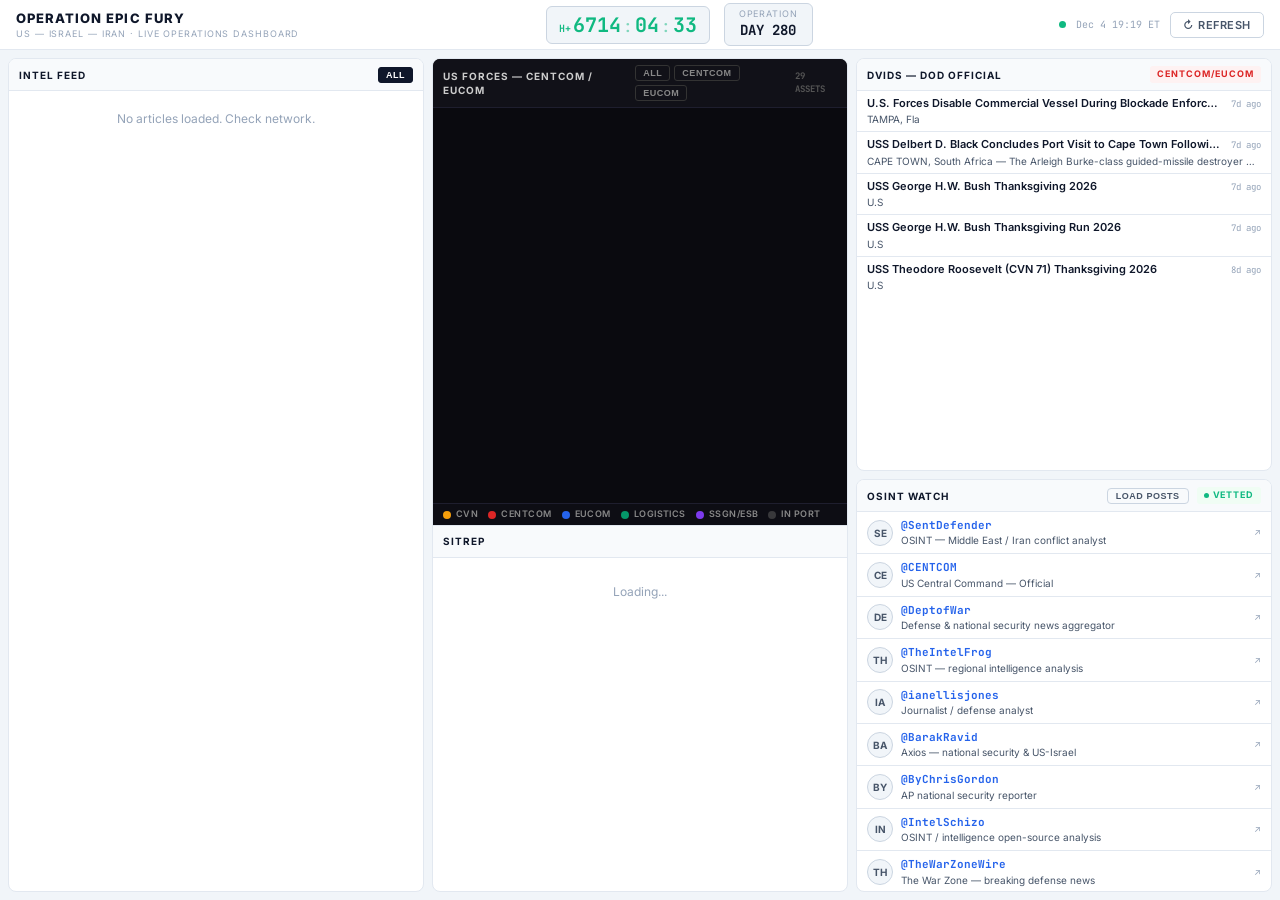
<file: epicfury.html>
<!DOCTYPE html>
<html lang="en">
<head>
<!-- LAST_BUILT: 2026-11-28 13:53 UTC -->
<meta charset="UTF-8">
<meta name="viewport" content="width=device-width, initial-scale=1.0">
<title>Operation Epic Fury — Live Dashboard</title>
<link href="https://fonts.googleapis.com/css2?family=Inter:wght@400;500;600;700;800&family=JetBrains+Mono:wght@400;600&display=swap" rel="stylesheet">
<style>
*,*::before,*::after{box-sizing:border-box;margin:0;padding:0}

:root {
  --bg:      #F1F5F9;
  --card:    #FFFFFF;
  --hd-bg:   #F8FAFC;
  --t1:      #0F172A;
  --t2:      #475569;
  --t3:      #94A3B8;
  --border:  #E2E8F0;
  --border2: #CBD5E1;
  --red:     #DC2626;
  --blue:    #2563EB;
  --green:   #10B981;
  --yellow:  #F59E0B;
  --purple:  #7C3AED;
  --teal:    #059669;
  --mono:    'JetBrains Mono', monospace;
}

html,body { height:100%; overflow:hidden; }
body { display:flex; flex-direction:column; font-family:Inter,system-ui,sans-serif; background:var(--bg); color:var(--t1); font-size:13px; line-height:1.4; }

/* ── HEADER ── */
#hdr {
  height:50px; background:#fff; border-bottom:1px solid var(--border);
  display:flex; align-items:center; justify-content:space-between;
  padding:0 16px; gap:12px; flex-shrink:0;
}
.hdr-title { font-size:13px; font-weight:800; letter-spacing:.08em; text-transform:uppercase; color:var(--t1); }
.hdr-sub   { font-size:9px; color:var(--t3); letter-spacing:.1em; text-transform:uppercase; margin-top:1px; }
.hdr-mid   { display:flex; align-items:center; gap:14px; }
.h-counter { display:flex; align-items:baseline; gap:2px; background:var(--bg); border:1px solid var(--border2); border-radius:6px; padding:4px 12px; }
.h-lbl     { font-family:var(--mono); font-size:10px; font-weight:600; color:var(--green); }
.h-val     { font-family:var(--mono); font-size:20px; font-weight:700; color:var(--green); min-width:2ch; text-align:center; }
.h-sep     { font-family:var(--mono); font-size:16px; color:var(--green); opacity:.5; }
.day-box   { background:var(--bg); border:1px solid var(--border2); border-radius:6px; padding:4px 14px; text-align:center; }
.day-lbl   { font-size:9px; color:var(--t3); letter-spacing:.1em; text-transform:uppercase; }
.day-val   { font-family:var(--mono); font-size:14px; font-weight:700; color:var(--t1); }
.hdr-right { display:flex; align-items:center; gap:10px; }
.pulse-dot { width:7px; height:7px; border-radius:50%; background:var(--green); animation:pulse 2s infinite; }
@keyframes pulse { 0%,100%{opacity:1;box-shadow:0 0 0 0 rgba(16,185,129,.4)} 50%{opacity:.7;box-shadow:0 0 0 4px rgba(16,185,129,0)} }
.ts        { font-size:10px; color:var(--t3); font-family:var(--mono); }
.refresh-btn { background:transparent; border:1px solid var(--border2); color:var(--t2); border-radius:5px; padding:5px 12px; font-size:11px; font-weight:600; letter-spacing:.05em; cursor:pointer; font-family:Inter,sans-serif; }
.refresh-btn:hover { border-color:var(--green); color:var(--green); }

/* ── GRID ── */
#main { flex:1; min-height:0; display:grid; grid-template-columns:1fr 1fr 1fr; gap:8px; padding:8px; overflow:hidden; }
#main > * { min-width:0; min-height:0; }

/* ── PANEL ── */
.panel { background:var(--card); border:1px solid var(--border); border-radius:8px; display:flex; flex-direction:column; overflow:hidden; min-height:0; }
.panel-hd { display:flex; align-items:center; justify-content:space-between; padding:6px 10px; border-bottom:1px solid var(--border); background:var(--hd-bg); flex-shrink:0; gap:8px; min-height:32px; }
.panel-title { font-size:10px; font-weight:700; letter-spacing:.1em; text-transform:uppercase; color:var(--t1); }
.panel-body { flex:1; overflow-y:auto; min-height:0; scrollbar-width:thin; scrollbar-color:var(--border2) transparent; }
.panel-body::-webkit-scrollbar { width:4px; }
.panel-body::-webkit-scrollbar-thumb { background:var(--border2); border-radius:2px; }

/* ── RIGHT COLUMN ── */
#col-right { display:flex; flex-direction:column; gap:8px; min-height:0; }
#col-right .panel { flex:1; min-height:0; }

/* ── FILTER BUTTONS ── */
.flt-row { display:flex; gap:4px; flex-wrap:wrap; }
.flt-btn { font-size:9px; font-weight:600; letter-spacing:.06em; text-transform:uppercase; padding:2px 7px; border-radius:3px; border:1px solid var(--border2); background:transparent; color:var(--t2); cursor:pointer; }
.flt-btn:hover,.flt-btn.active { background:var(--t1); color:#fff; border-color:var(--t1); }

/* ── BADGE ── */
.badge { font-size:9px; font-weight:700; letter-spacing:.1em; text-transform:uppercase; padding:2px 7px; border-radius:3px; flex-shrink:0; }
.badge-red  { background:#FEF2F2; color:var(--red); }
.badge-live { background:#F0FDF4; color:var(--green); display:flex; align-items:center; gap:4px; }
.live-dot   { width:5px; height:5px; border-radius:50%; background:var(--green); }

/* ── LOADING BAR ── */
.load-bar { height:2px; background:linear-gradient(90deg,var(--blue),var(--green),var(--blue)); background-size:200%; animation:slide 1.5s infinite; }
@keyframes slide { 0%{background-position:100%} 100%{background-position:-100%} }

/* ── NEWS FEED ── */
.article { padding:6px 10px; border-bottom:1px solid var(--border); cursor:pointer; }
.article:hover { background:#F8FAFC; }
.article:last-child { border-bottom:none; }
.art-hed { display:flex; align-items:baseline; gap:4px; overflow:hidden; }
.art-src  { font-size:9px; font-weight:800; letter-spacing:.06em; text-transform:uppercase; color:var(--red); flex-shrink:0; }
.art-ttl  { font-size:11px; font-weight:600; color:var(--t1); white-space:nowrap; overflow:hidden; text-overflow:ellipsis; flex:1; min-width:0; }
.art-time { font-size:9px; color:var(--t3); font-family:var(--mono); flex-shrink:0; }
.art-desc { font-size:10px; color:var(--t2); white-space:nowrap; overflow:hidden; text-overflow:ellipsis; margin-top:1px; }
.state-msg { padding:20px; text-align:center; color:var(--t3); font-size:12px; }

/* ── GLOBE ── */
#globe-wrap { flex:0 0 56%; display:flex; flex-direction:column; overflow:hidden; background:#0a0a0f; }
#globe      { flex:1; min-height:0; width:100%; background:#0a0a0f; }
.globe-legend { display:flex; align-items:center; gap:10px; padding:4px 10px; border-top:1px solid #1e1e2e; background:#0d0d14; flex-shrink:0; }
.leg-item   { display:flex; align-items:center; gap:5px; font-size:9px; color:#888; font-weight:600; letter-spacing:.05em; text-transform:uppercase; }
.leg-dot    { width:8px; height:8px; border-radius:50%; flex-shrink:0; }

/* ── SITREP ── */
#sitrep-section { flex:1; display:flex; flex-direction:column; overflow:hidden; min-height:0; border-top:1px solid var(--border); }
#sitrep-body    { flex:1; overflow-y:auto; padding:6px 10px; scrollbar-width:thin; scrollbar-color:var(--border2) transparent; }
.sit-item       { display:flex; gap:6px; align-items:baseline; padding:3px 0; border-bottom:1px solid var(--border); font-size:11px; }
.sit-item:last-child { border-bottom:none; }
.sit-dash   { color:var(--red); font-weight:700; flex-shrink:0; }
.sit-src    { font-size:9px; font-weight:800; color:var(--red); flex-shrink:0; font-family:var(--mono); text-transform:uppercase; }
.sit-text   { color:var(--t1); overflow:hidden; display:-webkit-box; -webkit-line-clamp:2; -webkit-box-orient:vertical; cursor:pointer; }
.sit-text:hover { color:var(--blue); }

/* ── DVIDS ── */
.dv-item    { padding:5px 10px; border-bottom:1px solid var(--border); cursor:pointer; }
.dv-item:hover { background:#F8FAFC; }
.dv-item:last-child { border-bottom:none; }
.dv-row     { display:flex; align-items:baseline; gap:8px; }
.dv-title   { font-size:11px; font-weight:600; color:var(--t1); white-space:nowrap; overflow:hidden; text-overflow:ellipsis; flex:1; min-width:0; }
.dv-desc    { font-size:10px; color:var(--t2); white-space:nowrap; overflow:hidden; text-overflow:ellipsis; margin-top:1px; }
.ts-sm      { font-size:9px; color:var(--t3); font-family:var(--mono); flex-shrink:0; }

/* ── OSINT ── */
.osint-acct { display:flex; align-items:center; gap:8px; padding:6px 10px; border-bottom:1px solid var(--border); text-decoration:none; }
.osint-acct:hover { background:#F8FAFC; }
.osint-acct:last-child { border-bottom:none; }
.osint-av   { width:26px; height:26px; border-radius:50%; background:var(--bg); border:1px solid var(--border2); display:flex; align-items:center; justify-content:center; font-size:10px; font-weight:700; color:var(--t2); flex-shrink:0; }
.osint-info { min-width:0; flex:1; }
.osint-hdl  { font-size:11px; font-weight:700; color:var(--blue); font-family:var(--mono); }
.osint-desc { font-size:10px; color:var(--t2); white-space:nowrap; overflow:hidden; text-overflow:ellipsis; }
.osint-lnk  { font-size:9px; color:var(--t3); flex-shrink:0; }
.osint-posts{ padding:3px 10px 5px 44px; border-bottom:1px solid var(--border); }
.osint-post { font-size:10px; color:var(--t2); padding:2px 0; border-top:1px solid var(--border); display:flex; gap:6px; align-items:baseline; cursor:pointer; }
.osint-post:first-child { border-top:none; }
.osint-post:hover { color:var(--t1); }
.op-time    { font-family:var(--mono); font-size:9px; color:var(--t3); flex-shrink:0; }
.op-txt     { overflow:hidden; display:-webkit-box; -webkit-line-clamp:2; -webkit-box-orient:vertical; }
.load-posts-btn { font-size:9px; font-weight:700; letter-spacing:.06em; text-transform:uppercase; background:none; border:1px solid var(--border2); border-radius:4px; padding:2px 8px; cursor:pointer; color:var(--t2); }
.load-posts-btn:hover { background:var(--bg); }
.load-posts-btn.spin  { opacity:.5; pointer-events:none; }

/* ── CALLOUT ── */
.callout { position:fixed; background:#fff; border:1px solid var(--border2); border-radius:8px; padding:10px 14px; max-width:260px; z-index:300; box-shadow:0 4px 20px rgba(0,0,0,.12); display:none; }
.co-close { position:absolute; top:5px; right:8px; font-size:13px; color:var(--t3); cursor:pointer; line-height:1; font-family:var(--mono); }
.co-close:hover { color:var(--t1); }
.co-name  { font-size:13px; font-weight:700; color:var(--t1); margin-bottom:3px; }
.co-sub   { font-size:10px; color:var(--t3); font-family:var(--mono); margin-bottom:6px; }
.co-row   { font-size:11px; color:var(--t2); padding:2px 0; line-height:1.4; }
.co-row strong { color:var(--t1); }
.co-link  { font-size:10px; color:var(--blue); cursor:pointer; margin-top:6px; display:block; }
.co-link:hover { text-decoration:underline; }

/* scrollbars */
* { scrollbar-width:thin; scrollbar-color:var(--border2) transparent; }
*::-webkit-scrollbar { width:4px; height:4px; }
*::-webkit-scrollbar-thumb { background:var(--border2); border-radius:2px; }
</style>
</head>
<body>

<div id="hdr">
  <div>
    <div class="hdr-title">Operation Epic Fury</div>
    <div class="hdr-sub">US — Israel — Iran · Live Operations Dashboard</div>
  </div>
  <div class="hdr-mid">
    <div class="h-counter" title="H+0 = 28 Feb 2026 01:15 EST">
      <span class="h-lbl">H+</span>
      <span class="h-val" id="h-hh">000</span>
      <span class="h-sep">:</span>
      <span class="h-val" id="h-mm">00</span>
      <span class="h-sep">:</span>
      <span class="h-val" id="h-ss">00</span>
    </div>
    <div class="day-box">
      <div class="day-lbl">Operation</div>
      <div class="day-val" id="day-val">DAY 1</div>
    </div>
  </div>
  <div class="hdr-right">
    <div class="pulse-dot"></div>
    <div class="ts" id="last-updated">--</div>
    <button class="refresh-btn" onclick="doRefresh()">&#8635; REFRESH</button>
  </div>
</div>

<div id="main">

  <!-- LEFT: INTEL FEED -->
  <div class="panel">
    <div class="panel-hd">
      <div class="panel-title">Intel Feed</div>
      <div class="flt-row" id="src-filters">
        <button class="flt-btn active" onclick="filterNews('all',this)">All</button>
      </div>
    </div>
    <div id="load-news" class="load-bar"></div>
    <div class="panel-body" id="news-body"><div class="state-msg">Fetching feeds...</div></div>
  </div>

  <!-- CENTER: GLOBE + SITREP -->
  <div class="panel" id="panel-globe">
    <div id="globe-wrap">
      <div class="panel-hd" style="background:#111118; border-color:#1e1e2e;">
        <div class="panel-title" style="color:#ccc;">US Forces — CENTCOM / EUCOM</div>
        <div style="display:flex;align-items:center;gap:8px;">
          <div class="flt-row">
            <button class="flt-btn" style="border-color:#333;color:#888;" onclick="filterTheater('all',this)">All</button>
            <button class="flt-btn" style="border-color:#333;color:#888;" onclick="filterTheater('CENTCOM',this)">CENTCOM</button>
            <button class="flt-btn" style="border-color:#333;color:#888;" onclick="filterTheater('EUCOM',this)">EUCOM</button>
          </div>
          <span id="asset-count" style="font-size:9px;font-weight:700;color:#555;font-family:var(--mono);">29 ASSETS</span>
        </div>
      </div>
      <div id="globe"></div>
      <div class="globe-legend">
        <div class="leg-item"><div class="leg-dot" style="background:#F59E0B"></div>CVN</div>
        <div class="leg-item"><div class="leg-dot" style="background:#DC2626"></div>CENTCOM</div>
        <div class="leg-item"><div class="leg-dot" style="background:#2563EB"></div>EUCOM</div>
        <div class="leg-item"><div class="leg-dot" style="background:#059669"></div>Logistics</div>
        <div class="leg-item"><div class="leg-dot" style="background:#7C3AED"></div>SSGN/ESB</div>
        <div class="leg-item"><div class="leg-dot" style="background:#555;opacity:.6"></div>In Port</div>
      </div>
    </div>
    <div id="sitrep-section">
      <div class="panel-hd">
        <div class="panel-title">SITREP</div>
        <div class="ts" id="sitrep-ts"></div>
      </div>
      <div id="sitrep-body"><div class="state-msg">Loading...</div></div>
    </div>
  </div>

  <!-- RIGHT: DVIDS + OSINT -->
  <div id="col-right">
    <div class="panel">
      <div class="panel-hd">
        <div class="panel-title">DVIDS — DoD Official</div>
        <div class="badge badge-red">CENTCOM/EUCOM</div>
      </div>
      <div id="load-dvids" class="load-bar"></div>
      <div class="panel-body" id="dvids-body"><div class="state-msg">Loading...</div></div>
    </div>
    <div class="panel">
      <div class="panel-hd">
        <div class="panel-title">OSINT Watch</div>
        <div style="display:flex;align-items:center;gap:8px;">
          <button class="load-posts-btn" id="posts-btn" onclick="loadPosts()">Load Posts</button>
          <div class="badge badge-live"><div class="live-dot"></div>Vetted</div>
        </div>
      </div>
      <div class="panel-body" id="osint-body"></div>
    </div>
  </div>

</div>

<!-- Callouts -->
<div class="callout" id="ship-callout">
  <div class="co-close" onclick="this.parentElement.style.display='none'">x</div>
  <div id="ship-callout-body"></div>
</div>
<div class="callout" id="dvids-callout">
  <div class="co-close" onclick="this.parentElement.style.display='none'">x</div>
  <div id="dvids-callout-body"></div>
</div>

<script>
// ── DATA ──────────────────────────────────────────────────────────────────
const OP_START = new Date('2026-02-28T06:15:00Z');
const CACHED_NEWS_DATA = [];
const DVIDS_DATA = [{"id":"news:580348","title":"U.S. Forces Disable Commercial Vessel During Blockade Enforcement Against Iran","desc":"TAMPA, Fla. – U.S. Central Command (CENTCOM) disabled a commercial vessel in the Gulf of Oman, Nov. 26, after the crew attempted to run the U.S. naval blockade, despite multiple warnings, following departure from an Iranian port.","type":"news","branch":"Joint","unit_name":"U.S. Central Command Public Affairs","timestamp":"2026-11-27T16:14:21+00:00","url":"https://www.dvidshub.net/news/580348/us-forces-disable-commercial-vessel-during-blockade-enforcement-against-iran","thumbnail_url":"","commands":["CENTCOM"],"location_display":""},{"id":"video:1031212","title":"U.S. Forces Disable Commercial Vessel During Blockade Enforcement Against Iran","desc":"CENTCOM disabled a commercial vessel in the Gulf of Oman, Nov. 26, after the crew attempted to run the U.S. naval blockade, despite multiple warnings, following departure from Bandar Abbas. A U.S. military aircraft launched precision munitions that struck the stern of Palau-flagged M/V Pacific Arche","type":"video","branch":"Joint","unit_name":"U.S. Central Command Public Affairs","timestamp":"2026-11-27T16:08:22+00:00","url":"https://www.dvidshub.net/video/1031212/us-forces-disable-commercial-vessel-during-blockade-enforcement-against-iran","thumbnail_url":"","commands":["CENTCOM"],"location_display":""},{"id":"news:580341","title":"USS Delbert D. Black Concludes Port Visit to Cape Town Following Thanksgiving with U.S. Ambassador L. Brent Bozell III","desc":"CAPE TOWN, South Africa — The Arleigh Burke-class guided-missile destroyer USS Delbert D. Black (DDG 119) departed Cape Town, South Africa, Nov. 27, 2026, following a scheduled, routine port visit to conduct resupply and refueling operations.","type":"news","branch":"Navy","unit_name":"U.S. Naval Forces Europe-Africa/U.S. Sixth Fleet","timestamp":"2026-11-27T15:49:28+00:00","url":"https://www.dvidshub.net/news/580341/uss-delbert-d-black-concludes-port-visit-cape-town-following-thanksgiving-with-us-ambassador-l-brent-bozell-iii","thumbnail_url":"","commands":["EUCOM"],"location_display":""},{"id":"video:1031207","title":"USS George H.W. Bush Thanksgiving 2026","desc":"U.S. Sailors eat dinner aboard USS George H.W. Bush (CVN 77) as part of Thanksgiving celebrations, Nov. 26, 2026. George H.W. Bush is deployed to the U.S. 5th Fleet area of operations to support maritime security and stability in the Middle East. (U.S. Navy video)","type":"video","branch":"Navy","unit_name":"U.S. Naval Forces Central Command / U.S. 5th Fleet","timestamp":"2026-11-27T15:29:43+00:00","url":"https://www.dvidshub.net/video/1031207/uss-george-hw-bush-thanksgiving-2026","thumbnail_url":"","commands":["CENTCOM"],"location_display":""},{"id":"video:1031208","title":"USS George H.W. Bush Thanksgiving 2026","desc":"U.S. Sailors play sports as part of Thanksgiving celebrations aboard USS George H.W. Bush (CVN 77), Nov. 26, 2026. George H.W. Bush is deployed to the U.S. 5th Fleet area of operations to support maritime security and stability in the Middle East. (U.S. Navy video)","type":"video","branch":"Navy","unit_name":"U.S. Naval Forces Central Command / U.S. 5th Fleet","timestamp":"2026-11-27T15:24:00+00:00","url":"https://www.dvidshub.net/video/1031208/uss-george-hw-bush-thanksgiving-2026","thumbnail_url":"","commands":["CENTCOM"],"location_display":""},{"id":"video:1031197","title":"USS George H.W. Bush Thanksgiving Run 2026","desc":"U.S. Sailors run on the flight deck aboard USS George H.W. Bush (CVN 77) as part of Thanksgiving celebrations, Nov. 26, 2026. George H.W. Bush is deployed to the U.S. 5th Fleet area of operations to support maritime security and stability in the Middle East. (U.S. Navy video)","type":"video","branch":"Navy","unit_name":"U.S. Naval Forces Central Command / U.S. 5th Fleet","timestamp":"2026-11-27T15:14:24+00:00","url":"https://www.dvidshub.net/video/1031197/uss-george-hw-bush-thanksgiving-run-2026","thumbnail_url":"","commands":["CENTCOM"],"location_display":""},{"id":"video:1031182","title":"USS Theodore Roosevelt (CVN 71) Thanksgiving 2026","desc":"U.S. Sailors assigned to Nimitz-class aircraft carrier USS Theodore Roosevelt (CVN 71) enjoy Thanksgiving dinner, Nov. 26, 2026. Theodore Roosevelt is deployed to the U.S. 5th Fleet area of operations to support maritime security and stability in the Middle East. (U.S. Navy video)","type":"video","branch":"Navy","unit_name":"U.S. Naval Forces Central Command / U.S. 5th Fleet","timestamp":"2026-11-26T11:42:29+00:00","url":"https://www.dvidshub.net/video/1031182/uss-theodore-roosevelt-cvn-71-thanksgiving-2026","thumbnail_url":"","commands":["CENTCOM"],"location_display":""}]; // replaced by epicfury_scraper.py at build time
const OSINT_ACCOUNTS = [
  { handle: '@SentDefender',      name: 'Sentinel',         desc: 'OSINT — Middle East / Iran conflict analyst',    url: 'https://x.com/SentDefender' },
  { handle: '@CENTCOM',           name: 'CENTCOM',          desc: 'US Central Command — Official',                  url: 'https://x.com/CENTCOM' },
  { handle: '@DeptofWar',         name: 'Dept of War',      desc: 'Defense & national security news aggregator',    url: 'https://x.com/DeptofWar' },
  { handle: '@TheIntelFrog',      name: 'Intel Frog',       desc: 'OSINT — regional intelligence analysis',         url: 'https://x.com/TheIntelFrog' },
  { handle: '@ianellisjones',     name: 'Ian E. Jones',     desc: 'Journalist / defense analyst',                   url: 'https://x.com/ianellisjones' },
  { handle: '@BarakRavid',        name: 'Barak Ravid',      desc: 'Axios — national security & US-Israel',         url: 'https://x.com/BarakRavid' },
  { handle: '@ByChrisGordon',     name: 'Chris Gordon',     desc: 'AP national security reporter',                  url: 'https://x.com/ByChrisGordon' },
  { handle: '@IntelSchizo',       name: 'IntelSchizo',      desc: 'OSINT / intelligence open-source analysis',      url: 'https://x.com/IntelSchizo' },
  { handle: '@TheWarZoneWire',    name: 'TWZ Wire',         desc: 'The War Zone — breaking defense news',           url: 'https://x.com/TheWarZoneWire' },
  { handle: '@AviationIntel',     name: 'Aviation Intel',   desc: 'Aviation OSINT — military aircraft tracking',    url: 'https://x.com/AviationIntel' },
  { handle: '@TheAviationist',    name: 'Aviationist',      desc: 'Military aviation journalism & analysis',         url: 'https://x.com/TheAviationist' },
  { handle: '@BreakingDefence',   name: 'Breaking Defence', desc: 'Breaking Defence — global defense news',          url: 'https://x.com/BreakingDefence' },
];
// SHIP DATA — 29 ASSETS (CENTCOM + EUCOM)
// ─────────────────────────────────────────────
const SHIPS = [
  // ── CENTCOM: Arabian Sea ──
  { name:'USS Abraham Lincoln',    hull:'CVN-72',  type:'CVN',   cls:'Nimitz',       theater:'CENTCOM', loc:'Arabian Sea',       lat: 17.5, lon: 62.0, status:'Deployed · CSG flagship' },
  { name:'USS Spruance',           hull:'DDG-111', type:'DDG',   cls:'Arleigh Burke',theater:'CENTCOM', loc:'Arabian Sea',       lat: 16.0, lon: 60.5, status:'Deployed · Lincoln CSG' },
  { name:'USS Michael Murphy',     hull:'DDG-112', type:'DDG',   cls:'Arleigh Burke',theater:'CENTCOM', loc:'Arabian Sea',       lat: 18.3, lon: 63.8, status:'Deployed · Lincoln CSG' },
  { name:'USS Frank E. Petersen Jr.',hull:'DDG-121',type:'DDG',  cls:'Arleigh Burke',theater:'CENTCOM', loc:'Arabian Sea',       lat: 16.5, lon: 64.5, status:'Deployed · Lincoln CSG' },
  { name:'USS Canberra',           hull:'LCS-30',  type:'LCS',   cls:'Independence', theater:'CENTCOM', loc:'Arabian Sea',       lat: 19.2, lon: 60.8, status:'Deployed · CENTCOM' },
  { name:'USS Santa Barbara',      hull:'LCS-32',  type:'LCS',   cls:'Independence', theater:'CENTCOM', loc:'Arabian Sea',       lat: 15.0, lon: 62.8, status:'Deployed · CENTCOM' },
  { name:'USNS Henry J. Kaiser',   hull:'T-AO-187',type:'T-AO',  cls:'Henry Kaiser', theater:'CENTCOM', loc:'Arabian Sea',       lat: 17.2, lon: 63.5, status:'Underway replenishment' },

  // ── CENTCOM: Persian Gulf ──
  { name:'USS Mitscher',           hull:'DDG-57',  type:'DDG',   cls:'Arleigh Burke',theater:'CENTCOM', loc:'Persian Gulf',      lat: 26.5, lon: 52.0, status:'Deployed · 5th Fleet' },
  { name:'USS McFaul',             hull:'DDG-74',  type:'DDG',   cls:'Arleigh Burke',theater:'CENTCOM', loc:'Persian Gulf',      lat: 27.5, lon: 50.5, status:'Deployed · 5th Fleet' },
  { name:'USS Tulsa',              hull:'LCS-16',  type:'LCS',   cls:'Freedom',      theater:'CENTCOM', loc:'Persian Gulf',      lat: 26.0, lon: 54.0, status:'Deployed · 5th Fleet' },
  { name:'USNS Carl Brashear',     hull:'T-AKE-7', type:'T-AKE', cls:'Lewis & Clark',theater:'CENTCOM', loc:'Persian Gulf',      lat: 27.0, lon: 51.5, status:'Combat logistics force' },

  // ── CENTCOM: Red Sea ──
  { name:'USS Delbert D. Black',   hull:'DDG-119', type:'DDG',   cls:'Arleigh Burke',theater:'CENTCOM', loc:'Red Sea',           lat: 18.5, lon: 38.8, status:'Deployed · Red Sea ops' },

  // ── CENTCOM: Indian Ocean ──
  { name:'USS Pinckney',           hull:'DDG-91',  type:'DDG',   cls:'Arleigh Burke',theater:'CENTCOM', loc:'Indian Ocean',      lat: 10.5, lon: 68.0, status:'Deployed · CENTCOM' },
  { name:'USS John Finn',          hull:'DDG-113', type:'DDG',   cls:'Arleigh Burke',theater:'CENTCOM', loc:'Indian Ocean',      lat:  9.0, lon: 70.5, status:'Deployed · CENTCOM' },

  // ── CENTCOM: Duqm, Oman ──
  { name:'USNS Catawba',           hull:'T-ATF-168',type:'T-ATF',cls:'Apache',       theater:'CENTCOM', loc:'Duqm, Oman',        lat: 19.65,lon: 57.71,status:'Forward support · Duqm' },

  // ── EUCOM: Mediterranean (underway) ──
  { name:'USS Gerald R. Ford',     hull:'CVN-78',  type:'CVN',   cls:'Gerald R. Ford',theater:'EUCOM',  loc:'Mediterranean Sea', lat: 37.5, lon: 18.0, status:'Deployed · CSG flagship' },
  { name:'USS Mahan',              hull:'DDG-72',  type:'DDG',   cls:'Arleigh Burke',theater:'EUCOM',   loc:'Mediterranean Sea', lat: 35.8, lon: 16.0, status:'Deployed · Ford CSG' },
  { name:'USS Bainbridge',         hull:'DDG-96',  type:'DDG',   cls:'Arleigh Burke',theater:'EUCOM',   loc:'Mediterranean Sea', lat: 38.5, lon: 20.5, status:'Deployed · Ford CSG' },
  { name:'USS Winston S. Churchill',hull:'DDG-81', type:'DDG',   cls:'Arleigh Burke',theater:'EUCOM',   loc:'Mediterranean Sea', lat: 36.0, lon: 14.0, status:'Deployed · Ford CSG' },
  { name:'USS Thomas Hudner',      hull:'DDG-116', type:'DDG',   cls:'Arleigh Burke',theater:'EUCOM',   loc:'Mediterranean Sea', lat: 38.0, lon: 22.0, status:'Deployed · 6th Fleet' },
  { name:'USS Roosevelt',          hull:'DDG-80',  type:'DDG',   cls:'Arleigh Burke',theater:'EUCOM',   loc:'Mediterranean Sea', lat: 36.5, lon: 12.0, status:'Deployed · 6th Fleet' },
  { name:'USS Georgia',            hull:'SSGN-729',type:'SSGN',  cls:'Ohio',         theater:'EUCOM',   loc:'Mediterranean Sea', lat: 39.0, lon: 24.5, status:'Deployed · 6th Fleet (SSGN)' },
  { name:'USNS William McLean',    hull:'T-AKE-12',type:'T-AKE', cls:'Lewis & Clark',theater:'EUCOM',   loc:'Mediterranean Sea', lat: 35.0, lon: 19.0, status:'Combat logistics force' },
  { name:'USNS Marie Tharp',       hull:'T-AGS-66',type:'T-AGS', cls:'Pathfinder',   theater:'EUCOM',   loc:'Mediterranean Sea', lat: 39.5, lon: 15.5, status:'Survey ship · 6th Fleet' },

  // ── EUCOM: In Port ──
  { name:'USS Mount Whitney',      hull:'LCC-20',  type:'LCC',   cls:'Blue Ridge',   theater:'EUCOM',   loc:'Port of Genoa, Italy',lat:44.41,lon: 8.95, status:'In port · 6th Fleet flagship' },
  { name:'USS Oscar Austin',       hull:'DDG-79',  type:'DDG',   cls:'Arleigh Burke',theater:'EUCOM',   loc:'Rota, Spain',       lat: 36.62,lon:-6.36, status:'Homeport · Rota' },
  { name:'USS Bulkeley',           hull:'DDG-84',  type:'DDG',   cls:'Arleigh Burke',theater:'EUCOM',   loc:'Rota, Spain',       lat: 36.60,lon:-6.40, status:'Homeport · Rota' },
  { name:'USS Paul Ignatius',      hull:'DDG-117', type:'DDG',   cls:'Arleigh Burke',theater:'EUCOM',   loc:'Rota, Spain',       lat: 36.64,lon:-6.32, status:'Homeport · Rota' },
  { name:'USS Lewis B. Puller',    hull:'ESB-3',   type:'ESB',   cls:'Montford Point',theater:'EUCOM',  loc:'Rijeka, Croatia',   lat: 45.33,lon: 14.44,status:'In port · ESB' },
];

const NEWS_KEYWORDS = [
  'epic fury','operation epic fury','roaring lion',
  'centcom','central command','5th fleet','eucom','european command','6th fleet',
  'carrier strike group',
  'uss abraham lincoln','uss gerald r. ford','uss ford',
  'iran','iranian','tehran','irgc','islamic revolutionary guard',
  'israel','israeli','idf',
  'strait of hormuz','persian gulf','gulf of oman','arabian sea','red sea',
  'hezbollah','houthi','houthis','yemen',
  'missile strike','air strike','ballistic missile','cruise missile',
  'air defense','nuclear','middle east','mideast',
];

const DEFENSE_SRCS = new Set(['USNI','TWZ','DefNews','BreakDef','MilTimes','T&P','S&S','DefDaily']);

const RSS_FEEDS = [
  {url:'https://feeds.reuters.com/reuters/worldNews',          name:'Reuters'},
  {url:'https://feeds.bbci.co.uk/news/world/rss.xml',          name:'BBC'},
  {url:'https://rss.nytimes.com/services/xml/rss/nyt/World.xml',name:'NYT'},
  {url:'https://feeds.a.dj.com/rss/RSSWorldNews.xml',          name:'WSJ'},
  {url:'https://www.aljazeera.com/xml/rss/all.xml',            name:'AJE'},
  {url:'https://abcnews.go.com/abcnews/internationalheadlines', name:'ABC'},
  {url:'https://www.cbsnews.com/latest/rss/world',             name:'CBS'},
  {url:'https://news.usni.org/feed',                           name:'USNI'},
  {url:'https://www.thedrive.com/the-war-zone/rss',            name:'TWZ'},
  {url:'https://www.defensenews.com/arc/outboundfeeds/rss/?outputType=xml', name:'DefNews'},
  {url:'https://breakingdefense.com/feed/',                    name:'BreakDef'},
  {url:'https://www.militarytimes.com/arc/outboundfeeds/rss/', name:'MilTimes'},
  {url:'https://taskandpurpose.com/feed/',                     name:'T&P'},
  {url:'https://www.stripes.com/news/rss',                     name:'S&S'},
  {url:'https://foreignpolicy.com/feed/',                      name:'FP'},
  {url:'https://www.politico.com/rss/politicofeed.xml',        name:'Politico'},
  {url:'https://feeds.washingtonpost.com/rss/world',           name:'WaPo'},
  {url:'https://feeds.npr.org/1004/rss.xml',                   name:'NPR'},
  {url:'https://www.timesofisrael.com/feed/',                  name:'TOI'},
  {url:'https://www.haaretz.com/srv/haaretz-feed.xml',         name:'Haaretz'},
  {url:'https://www.jpost.com/rss/rssfeedspoliticsandcontroversies.aspx', name:'JPost'},
];

// ── H+ COUNTER ──────────────────────────────────────────────────────────
function tickCounter() {
  var diff = Date.now() - OP_START.getTime();
  if (diff < 0) return;
  var totalSec = Math.floor(diff / 1000);
  var ss = totalSec % 60;
  var totalMin = Math.floor(totalSec / 60);
  var mm = totalMin % 60;
  var hh = Math.floor(totalMin / 60);
  var day = Math.floor(hh / 24) + 1;
  document.getElementById('h-hh').textContent = String(hh).padStart(3,'0');
  document.getElementById('h-mm').textContent = String(mm).padStart(2,'0');
  document.getElementById('h-ss').textContent = String(ss).padStart(2,'0');
  document.getElementById('day-val').textContent = 'DAY ' + day;
}
tickCounter();
setInterval(tickCounter, 1000);

// ── GLOBE ────────────────────────────────────────────────────────────────
var globeReady = false;
var currentTheater = 'all';

function shipColor(s) {
  if (s.type==='CVN') return '#F59E0B';
  if (s.type==='SSGN'||s.type==='ESB') return '#7C3AED';
  if (['T-AKE','T-AO','T-ATF','T-AGS'].includes(s.type)) return '#059669';
  return s.theater==='CENTCOM' ? '#DC2626' : '#2563EB';
}
function shipSize(s) {
  if (s.type==='CVN') return 14;
  if (s.type==='LCC') return 11;
  if (s.type==='SSGN') return 10;
  if (['T-AKE','T-AO','T-ATF','T-AGS'].includes(s.type)) return 7;
  return 9;
}
function shipSymbol(s) {
  if (s.type==='CVN') return 'star';
  if (s.type==='SSGN') return 'triangle-down';
  if (['T-AKE','T-AO','T-ATF','T-AGS'].includes(s.type)) return 'diamond';
  return 'circle';
}
function isInPort(s) { return /in port|homeport|port/i.test(s.status); }

function buildTraces(theater) {
  var list = theater==='all' ? SHIPS : SHIPS.filter(function(s){ return s.theater===theater; });
  document.getElementById('asset-count').textContent = list.length + ' ASSETS';
  return [{
    type:'scattergeo', mode:'markers+text',
    lat: list.map(function(s){ return s.lat; }),
    lon: list.map(function(s){ return s.lon; }),
    text: list.map(function(s){ return s.hull; }),
    textposition: list.map(function(){ return 'top center'; }),
    textfont: { size:8, color:'#00ff88', family:'JetBrains Mono, monospace' },
    customdata: list,
    hovertemplate: list.map(function(s){
      return '<b>'+s.name+'</b><br>'+s.hull+' \xb7 '+s.type+'<br>'+s.loc+'<br>'+s.status+'<extra></extra>';
    }),
    marker: {
      size: list.map(shipSize),
      color: list.map(shipColor),
      symbol: list.map(shipSymbol),
      opacity: list.map(function(s){ return isInPort(s)?0.45:1; }),
      line: { width:1, color:'rgba(255,255,255,0.3)' }
    },
    showlegend: false
  }];
}

var GLOBE_LAYOUT = {
  margin: {t:0,b:0,l:0,r:0},
  paper_bgcolor: 'rgba(0,0,0,0)',
  plot_bgcolor:  'rgba(0,0,0,0)',
  geo: {
    projection: { type:'orthographic', rotation:{lon:38,lat:28,roll:0} },
    showland:true,      landcolor:'#1a1a2e',
    showocean:true,     oceancolor:'#0a0a0f',
    showlakes:false,    showrivers:false,
    showcountries:true, countrycolor:'#2a2a4e', countrywidth:0.5,
    showcoastlines:true, coastlinecolor:'#00ff88', coastlinewidth:0.8,
    showframe:false,    bgcolor:'rgba(0,0,0,0)',
    lonaxis:{ showgrid:true, gridcolor:'rgba(0,255,136,0.08)', gridwidth:0.5 },
    lataxis:{ showgrid:true, gridcolor:'rgba(0,255,136,0.08)', gridwidth:0.5 }
  },
  dragmode:'pan', clickmode:'event', showlegend:false
};
var GLOBE_CONFIG = { responsive:true, displayModeBar:false, scrollZoom:true };

function initGlobe() {
  if (typeof Plotly === 'undefined') return;
  Plotly.newPlot('globe', buildTraces('all'), GLOBE_LAYOUT, GLOBE_CONFIG);
  globeReady = true;
  document.getElementById('globe').on('plotly_click', function(d) {
    if (!d.points||!d.points.length) return;
    var s = d.points[0].customdata;
    if (!s) return;
    showShipCallout(s, d.event.clientX, d.event.clientY);
  });
}

function filterTheater(theater, btn) {
  currentTheater = theater;
  document.querySelectorAll('#panel-globe .flt-btn').forEach(function(b){ b.classList.remove('active'); });
  if (btn) btn.classList.add('active');
  if (globeReady) Plotly.react('globe', buildTraces(theater), GLOBE_LAYOUT, GLOBE_CONFIG);
}

function showShipCallout(s, cx, cy) {
  var el = document.getElementById('ship-callout');
  document.getElementById('ship-callout-body').innerHTML =
    '<div class="co-name">'+s.name+'</div>'+
    '<div class="co-sub">'+s.hull+' \xb7 '+s.type+' \xb7 '+s.cls+'</div>'+
    '<div class="co-row"><strong>Location:</strong> '+s.loc+'</div>'+
    '<div class="co-row"><strong>Theater:</strong> '+s.theater+'</div>'+
    '<div class="co-row"><strong>Status:</strong> '+s.status+'</div>';
  var W=window.innerWidth, H=window.innerHeight;
  el.style.left = Math.min(cx+16,W-280)+ 'px';
  el.style.top  = Math.min(cy-10,H-160)+ 'px';
  el.style.display = 'block';
}

// ── TIME HELPER ──────────────────────────────────────────────────────────
function timeAgo(str) {
  try {
    var d = new Date(str), diff = (Date.now()-d.getTime())/1000;
    if (diff<60) return 'just now';
    if (diff<3600) return Math.floor(diff/60)+'m ago';
    if (diff<86400) return Math.floor(diff/3600)+'h ago';
    return Math.floor(diff/86400)+'d ago';
  } catch(e){ return ''; }
}

// ── NEWS FEED ────────────────────────────────────────────────────────────
var allArticles = [];
var activeSrc = 'all';

function passesFilter(a) {
  if (DEFENSE_SRCS.has(a.source)) return true;
  var txt = (a.title+' '+a.desc).toLowerCase();
  return NEWS_KEYWORDS.some(function(kw){ return txt.indexOf(kw)>=0; });
}

function renderNews(articles) {
  var body = document.getElementById('news-body');
  var list = activeSrc==='all' ? articles : articles.filter(function(a){ return a.source===activeSrc; });
  if (!list.length) { body.innerHTML='<div class="state-msg">No matching articles</div>'; return; }
  body.innerHTML = list.map(function(a) {
    return '<div class="article" onclick="window.open(\''+a.link+'\',\'_blank\')">'+
      '<div class="art-hed">'+
        '<span class="art-src">'+a.source+':</span> '+
        '<span class="art-ttl">'+a.title+'</span>'+
        '<span class="art-time">'+timeAgo(a.pubDate)+'</span>'+
      '</div>'+
      (a.desc ? '<div class="art-desc">'+a.desc+'</div>' : '')+
    '</div>';
  }).join('');
}

function filterNews(src, btn) {
  activeSrc = src;
  document.querySelectorAll('#src-filters .flt-btn').forEach(function(b){ b.classList.remove('active'); });
  if (btn) btn.classList.add('active');
  renderNews(allArticles);
}

function rebuildFilters() {
  var sources = {};
  allArticles.forEach(function(a){ sources[a.source]=true; });
  var row = document.getElementById('src-filters');
  row.innerHTML = '<button class="flt-btn'+(activeSrc==='all'?' active':'')+'" onclick="filterNews(\'all\',this)">All</button>';
  Object.keys(sources).sort().forEach(function(s) {
    var b = document.createElement('button');
    b.className = 'flt-btn'+(activeSrc===s?' active':'');
    b.textContent = s;
    b.onclick = function(){ filterNews(s,this); };
    row.appendChild(b);
  });
}

async function fetchOneFeed(feed) {
  try {
    var url = 'https://api.allorigins.win/get?url='+encodeURIComponent(feed.url);
    var res = await fetch(url, {signal:AbortSignal.timeout(6000)});
    if (!res.ok) return [];
    var data = await res.json();
    if (!data.contents) return [];
    var xml = new DOMParser().parseFromString(data.contents, 'text/xml');
    var items = xml.querySelectorAll('item');
    if (!items.length) return [];
    return Array.from(items).map(function(item) {
      var link = item.querySelector('link')?.textContent?.trim() || '';
      var desc = item.querySelector('description')?.textContent || '';
      return {
        title: item.querySelector('title')?.textContent?.trim() || '',
        link: link,
        desc: desc.replace(/<[^>]+>/g,'').trim().substring(0,220),
        pubDate: item.querySelector('pubDate')?.textContent?.trim() || '',
        source: feed.name
      };
    });
  } catch(e) { return []; }
}

async function fetchAllNews() {
  document.getElementById('load-news').style.display = 'block';
  allArticles = [];
  var promises = RSS_FEEDS.map(function(feed) {
    return fetchOneFeed(feed).then(function(items) {
      var filtered = items.filter(passesFilter);
      if (!filtered.length) return;
      allArticles = allArticles.concat(filtered);
      allArticles.sort(function(a,b){ try{return new Date(b.pubDate)-new Date(a.pubDate);}catch(e){return 0;} });
      rebuildFilters();
      renderNews(allArticles);
      renderSITREP();
    });
  });
  await Promise.allSettled(promises);
  document.getElementById('load-news').style.display = 'none';
  if (!allArticles.length) {
    document.getElementById('news-body').innerHTML = '<div class="state-msg">No articles loaded. Check network.</div>';
  }
}

// ── SITREP ───────────────────────────────────────────────────────────────
function renderSITREP() {
  var body = document.getElementById('sitrep-body');
  if (!body) return;
  var top = allArticles.slice(0,12);
  if (!top.length) { body.innerHTML='<div class="state-msg">Awaiting feeds...</div>'; return; }
  var now = new Date().toLocaleTimeString('en-US',{hour:'2-digit',minute:'2-digit',timeZone:'America/New_York',hour12:false});
  var tsEl = document.getElementById('sitrep-ts');
  if (tsEl) tsEl.textContent = now+' ET';
  body.innerHTML = top.map(function(a) {
    var first = (a.desc||a.title).split(/\. /)[0].replace(/\.\.\.$/,'').trim();
    return '<div class="sit-item">'+
      '<span class="sit-dash">&#8212;</span>'+
      '<div>'+
        '<span class="sit-src">'+a.source+'</span> '+
        '<span class="sit-text" onclick="window.open(\''+a.link+'\',\'_blank\')">'+
          (first||a.title)+
        '</span>'+
      '</div>'+
    '</div>';
  }).join('');
}

// ── DVIDS ────────────────────────────────────────────────────────────────
var dvidsItems = [];

function showDVIDSCallout(idx, evt) {
  var item = dvidsItems[idx]; if (!item) return;
  document.getElementById('ship-callout').style.display='none';
  var el = document.getElementById('dvids-callout');
  var desc = (item.desc||'').replace(/\.\.\.$/,'').trim();
  document.getElementById('dvids-callout-body').innerHTML =
    '<div class="co-name" style="font-size:12px;line-height:1.4;">'+item.title+'</div>'+
    (desc ? '<div class="co-row" style="margin-top:6px;">'+desc+'</div>' : '')+
    '<div class="co-sub" style="margin-top:6px;">'+
      (item.unit_name||'')+' \xb7 '+timeAgo(item.timestamp)+
    '</div>'+
    '<a class="co-link" href="'+item.url+'" target="_blank">Open on DVIDS</a>';
  var W=window.innerWidth, H=window.innerHeight;
  el.style.left = Math.min(evt.clientX+12,W-320)+'px';
  el.style.top  = Math.min(evt.clientY-10,H-200)+'px';
  el.style.display='block';
  evt.stopPropagation();
}

function renderDVIDS() {
  var body = document.getElementById('dvids-body');
  document.getElementById('load-dvids').style.display='none';
  if (!DVIDS_DATA||!DVIDS_DATA.length) {
    body.innerHTML='<div class="state-msg">DoD content updates at 06:00/12:00/00:00 ET</div>';
    return;
  }
  var seen = {};
  DVIDS_DATA.forEach(function(item) {
    var k = item.title.trim().toLowerCase();
    if (!seen[k]||item.timestamp>seen[k].timestamp) seen[k]=item;
  });
  dvidsItems = Object.values(seen).sort(function(a,b){ return b.timestamp.localeCompare(a.timestamp); });
  body.innerHTML = dvidsItems.map(function(item,i) {
    var first = (item.desc||'').split(/\.\s/)[0].replace(/\.\.\.$/,'').trim();
    return '<div class="dv-item" onclick="showDVIDSCallout('+i+',event)">'+
      '<div class="dv-row"><span class="dv-title">'+item.title+'</span><span class="ts-sm">'+timeAgo(item.timestamp)+'</span></div>'+
      (first ? '<div class="dv-desc">'+first+'</div>' : '')+
    '</div>';
  }).join('');
}

// ── OSINT ────────────────────────────────────────────────────────────────
function renderOSINT() {
  var body = document.getElementById('osint-body');
  body.innerHTML = OSINT_ACCOUNTS.map(function(a) {
    var initials = a.handle.replace('@','').substring(0,2).toUpperCase();
    var slug = a.handle.replace('@','');
    return '<a class="osint-acct" href="'+a.url+'" target="_blank" rel="noopener">'+
      '<div class="osint-av">'+initials+'</div>'+
      '<div class="osint-info">'+
        '<div class="osint-hdl">'+a.handle+'</div>'+
        '<div class="osint-desc">'+a.desc+'</div>'+
      '</div>'+
      '<div class="osint-lnk">&#8599;</div>'+
    '</a>'+
    '<div class="osint-posts" id="posts-'+slug+'" style="display:none"></div>';
  }).join('');
}

async function loadPosts() {
  var btn = document.getElementById('posts-btn');
  btn.classList.add('spin'); btn.textContent='Loading...';
  var NITTER = ['https://nitter.poast.org','https://nitter.privacydev.net'];
  var anyLoaded = false;
  await Promise.allSettled(OSINT_ACCOUNTS.map(async function(a) {
    var slug = a.handle.replace('@','');
    var container = document.getElementById('posts-'+slug);
    if (!container) return;
    for (var i=0;i<NITTER.length;i++) {
      try {
        var rssUrl = NITTER[i]+'/'+slug+'/rss';
        var res = await fetch('https://api.allorigins.win/get?url='+encodeURIComponent(rssUrl),{signal:AbortSignal.timeout(8000)});
        if (!res.ok) continue;
        var data = await res.json();
        if (!data.contents) continue;
        var xml = new DOMParser().parseFromString(data.contents,'text/xml');
        var items = Array.from(xml.querySelectorAll('item')).slice(0,3);
        if (!items.length) continue;
        container.innerHTML = items.map(function(item) {
          var txt = (item.querySelector('description')?.textContent||''). replace(/<[^>]+>/g,'').trim().substring(0,160);
          var ts = item.querySelector('pubDate')?.textContent||''
          var lnk = (item.querySelector('link')?.textContent?.trim()||a.url).replace(/https:\/\/nitter\.[^/]+/,'https://x.com');
          return '<div class="osint-post" onclick="window.open(\''+lnk+'\',\'_blank\')">'+
            '<span class="op-time">'+timeAgo(ts)+'</span>'+
            '<span class="op-txt">'+txt+'</span>'+
          '</div>';
        }).join('');
        container.style.display='block';
        anyLoaded=true; break;
      } catch(e){}
    }
  }));
  btn.classList.remove('spin');
  btn.textContent = anyLoaded ? 'Refresh' : 'Retry';
}

// ── REFRESH ──────────────────────────────────────────────────────────────
function setTimestamp() {
  var now = new Date();
  var t = now.toLocaleTimeString('en-US',{hour:'2-digit',minute:'2-digit',timeZone:'America/New_York',hour12:false});
  var d = now.toLocaleDateString('en-US',{month:'short',day:'numeric',timeZone:'America/New_York'});
  document.getElementById('last-updated').textContent = d+' '+t+' ET';
}

async function doRefresh() {
  var btn = document.querySelector('.refresh-btn');
  btn.textContent = 'Refreshing...';
  btn.disabled = true;
  try { await fetchAllNews(); } catch(e) { console.warn(e); }
  setTimestamp();
  btn.textContent = '\u21BB REFRESH';
  btn.disabled = false;
}

// ── INIT ─────────────────────────────────────────────────────────────────
(function() {
  if (CACHED_NEWS_DATA && CACHED_NEWS_DATA.length) {
    allArticles = CACHED_NEWS_DATA.slice();
    rebuildFilters();
    renderNews(allArticles);
    renderSITREP();
    document.getElementById('load-news').style.display='none';
  }
  renderDVIDS();
  renderOSINT();
  doRefresh();
})();

window.addEventListener('resize', function() {
  if (globeReady && typeof Plotly!=='undefined') Plotly.relayout('globe',{});
});
document.addEventListener('click', function(e) {
  var sc=document.getElementById('ship-callout'), dc=document.getElementById('dvids-callout');
  if (sc&&!sc.contains(e.target)) sc.style.display='none';
  if (dc&&!dc.contains(e.target)) dc.style.display='none';
});
</script>
<!-- Plotly loads after content — calls initGlobe() when ready -->
<script src="https://cdn.plot.ly/plotly-2.27.0.min.js" onload="initGlobe()"></script>
</body>
</html>
</file>
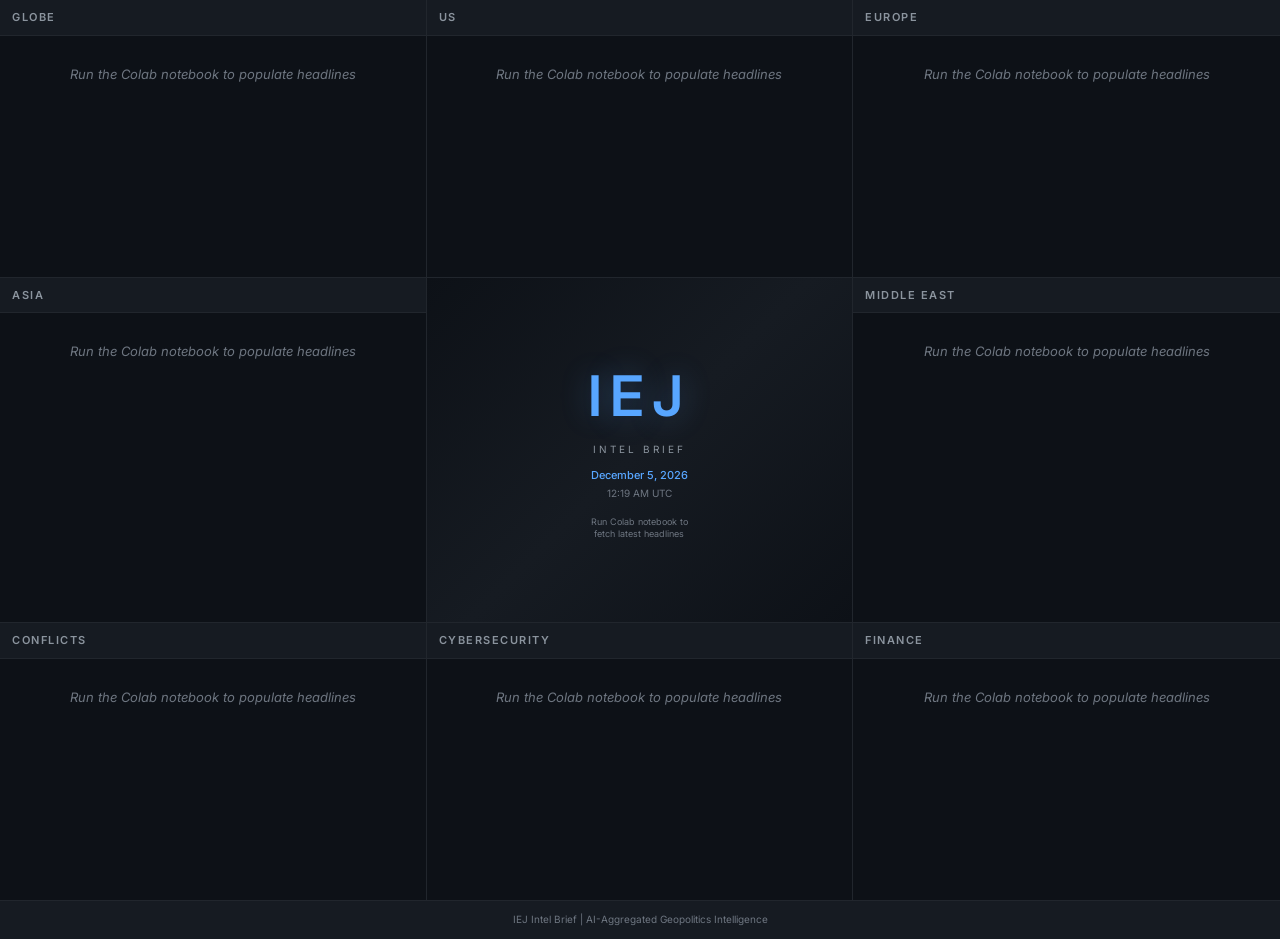
<file: iej.html>
<!DOCTYPE html>
<html lang="en">
<head>
    <meta charset="UTF-8">
    <meta name="viewport" content="width=device-width, initial-scale=1.0">
    <meta name="description" content="IEJ Intel Brief - Global Intelligence Briefing">
    <title>IEJ - Global Intelligence Briefing</title>
    <link rel="preconnect" href="https://fonts.googleapis.com">
    <link href="https://fonts.googleapis.com/css2?family=Inter:wght@400;500;600&display=swap" rel="stylesheet">
    <style>
        * { margin: 0; padding: 0; box-sizing: border-box; }

        body {
            font-family: 'Inter', Arial, sans-serif;
            font-size: 13px;
            line-height: 1.35;
            background: #0d1117;
            color: #c9d1d9;
            min-height: 100vh;
        }

        /* Main grid - 3x3 with IEJ in center */
        .main-grid {
            display: grid;
            grid-template-columns: 1fr 1fr 1fr;
            min-height: 100vh;
        }

        /* Section styling */
        .section {
            border-right: 1px solid #21262d;
            border-bottom: 1px solid #21262d;
            display: flex;
            flex-direction: column;
        }

        .section:nth-child(3n) {
            border-right: none;
        }

        .section:nth-child(7),
        .section:nth-child(8),
        .section:nth-child(9) {
            border-bottom: none;
        }

        .section-header {
            background: #161b22;
            color: #8b949e;
            padding: 10px 12px;
            font-size: 11px;
            font-weight: 600;
            text-transform: uppercase;
            letter-spacing: 1.5px;
            border-bottom: 1px solid #21262d;
        }

        /* Center IEJ cell */
        .center-cell {
            display: flex;
            flex-direction: column;
            align-items: center;
            justify-content: center;
            background: linear-gradient(135deg, #0d1117 0%, #161b22 50%, #0d1117 100%);
            border-right: 1px solid #21262d;
            border-bottom: 1px solid #21262d;
        }

        .center-cell .logo {
            font-family: 'Inter', Arial, sans-serif;
            font-size: 56px;
            font-weight: 600;
            color: #58a6ff;
            letter-spacing: 8px;
            text-shadow: 0 0 30px rgba(88, 166, 255, 0.3);
        }

        .center-cell .tagline {
            font-size: 10px;
            color: #8b949e;
            text-transform: uppercase;
            letter-spacing: 3px;
            margin-top: 8px;
        }

        .center-cell .date {
            font-size: 11px;
            color: #58a6ff;
            margin-top: 12px;
            font-weight: 500;
        }

        .center-cell .time {
            font-size: 10px;
            color: #6e7681;
            margin-top: 4px;
        }

        .center-cell .update-note {
            font-size: 9px;
            color: #6e7681;
            margin-top: 15px;
            text-align: center;
            line-height: 1.4;
        }

        /* Headlines list */
        .headlines {
            padding: 10px;
            flex: 1;
            overflow-y: auto;
        }

        .headline {
            margin-bottom: 10px;
            padding-bottom: 10px;
            border-bottom: 1px solid #21262d;
        }

        .headline:last-child {
            border-bottom: none;
            margin-bottom: 0;
            padding-bottom: 0;
        }

        .headline a {
            color: #c9d1d9;
            text-decoration: none;
            font-size: 13px;
            line-height: 1.4;
            display: block;
            transition: color 0.15s ease;
        }

        .headline a:hover {
            color: #58a6ff;
        }

        .headline.breaking a {
            color: #f85149;
            font-weight: 500;
        }

        .headline.high a {
            color: #d29922;
        }

        .headline .src {
            font-size: 10px;
            color: #6e7681;
            text-transform: uppercase;
            margin-top: 3px;
            letter-spacing: 0.5px;
        }

        .placeholder {
            color: #6e7681;
            font-style: italic;
            padding: 20px;
            text-align: center;
        }

        /* Footer */
        .footer {
            grid-column: 1 / -1;
            text-align: center;
            padding: 12px;
            background: #161b22;
            border-top: 1px solid #21262d;
            font-size: 10px;
            color: #6e7681;
        }

        /* Responsive */
        @media (max-width: 900px) {
            .main-grid {
                grid-template-columns: 1fr;
            }
            .section {
                border-right: none;
            }
            .center-cell .logo {
                font-size: 42px;
            }
        }

        /* Scrollbar styling */
        .headlines::-webkit-scrollbar {
            width: 6px;
        }
        .headlines::-webkit-scrollbar-track {
            background: #0d1117;
        }
        .headlines::-webkit-scrollbar-thumb {
            background: #30363d;
            border-radius: 3px;
        }
    </style>
</head>
<body>
    <div class="main-grid">
        <!-- Row 1: Globe | US | Europe -->
        <div class="section">
            <div class="section-header">GLOBE</div>
            <div class="headlines">
                <div class="placeholder">Run the Colab notebook to populate headlines</div>
            </div>
        </div>

        <div class="section">
            <div class="section-header">US</div>
            <div class="headlines">
                <div class="placeholder">Run the Colab notebook to populate headlines</div>
            </div>
        </div>

        <div class="section">
            <div class="section-header">EUROPE</div>
            <div class="headlines">
                <div class="placeholder">Run the Colab notebook to populate headlines</div>
            </div>
        </div>

        <!-- Row 2: Asia | IEJ Center | Middle East -->
        <div class="section">
            <div class="section-header">ASIA</div>
            <div class="headlines">
                <div class="placeholder">Run the Colab notebook to populate headlines</div>
            </div>
        </div>

        <div class="center-cell">
            <div class="logo">IEJ</div>
            <div class="tagline">Intel Brief</div>
            <div class="date" id="current-date"></div>
            <div class="time" id="current-time"></div>
            <div class="update-note">
                Run Colab notebook to<br>fetch latest headlines
            </div>
        </div>

        <div class="section">
            <div class="section-header">MIDDLE EAST</div>
            <div class="headlines">
                <div class="placeholder">Run the Colab notebook to populate headlines</div>
            </div>
        </div>

        <!-- Row 3: Conflicts | Cybersecurity | Finance -->
        <div class="section">
            <div class="section-header">CONFLICTS</div>
            <div class="headlines">
                <div class="placeholder">Run the Colab notebook to populate headlines</div>
            </div>
        </div>

        <div class="section">
            <div class="section-header">CYBERSECURITY</div>
            <div class="headlines">
                <div class="placeholder">Run the Colab notebook to populate headlines</div>
            </div>
        </div>

        <div class="section">
            <div class="section-header">FINANCE</div>
            <div class="headlines">
                <div class="placeholder">Run the Colab notebook to populate headlines</div>
            </div>
        </div>
    </div>

    <footer class="footer">
        IEJ Intel Brief | AI-Aggregated Geopolitics Intelligence
    </footer>

    <script>
        // Display current date/time
        function updateDateTime() {
            const now = new Date();
            const options = { year: 'numeric', month: 'long', day: 'numeric' };
            document.getElementById('current-date').textContent = now.toLocaleDateString('en-US', options);
            document.getElementById('current-time').textContent = now.toLocaleTimeString('en-US', { hour: '2-digit', minute: '2-digit', timeZoneName: 'short' });
        }
        updateDateTime();
        setInterval(updateDateTime, 60000);
    </script>
</body>
</html>
</file>
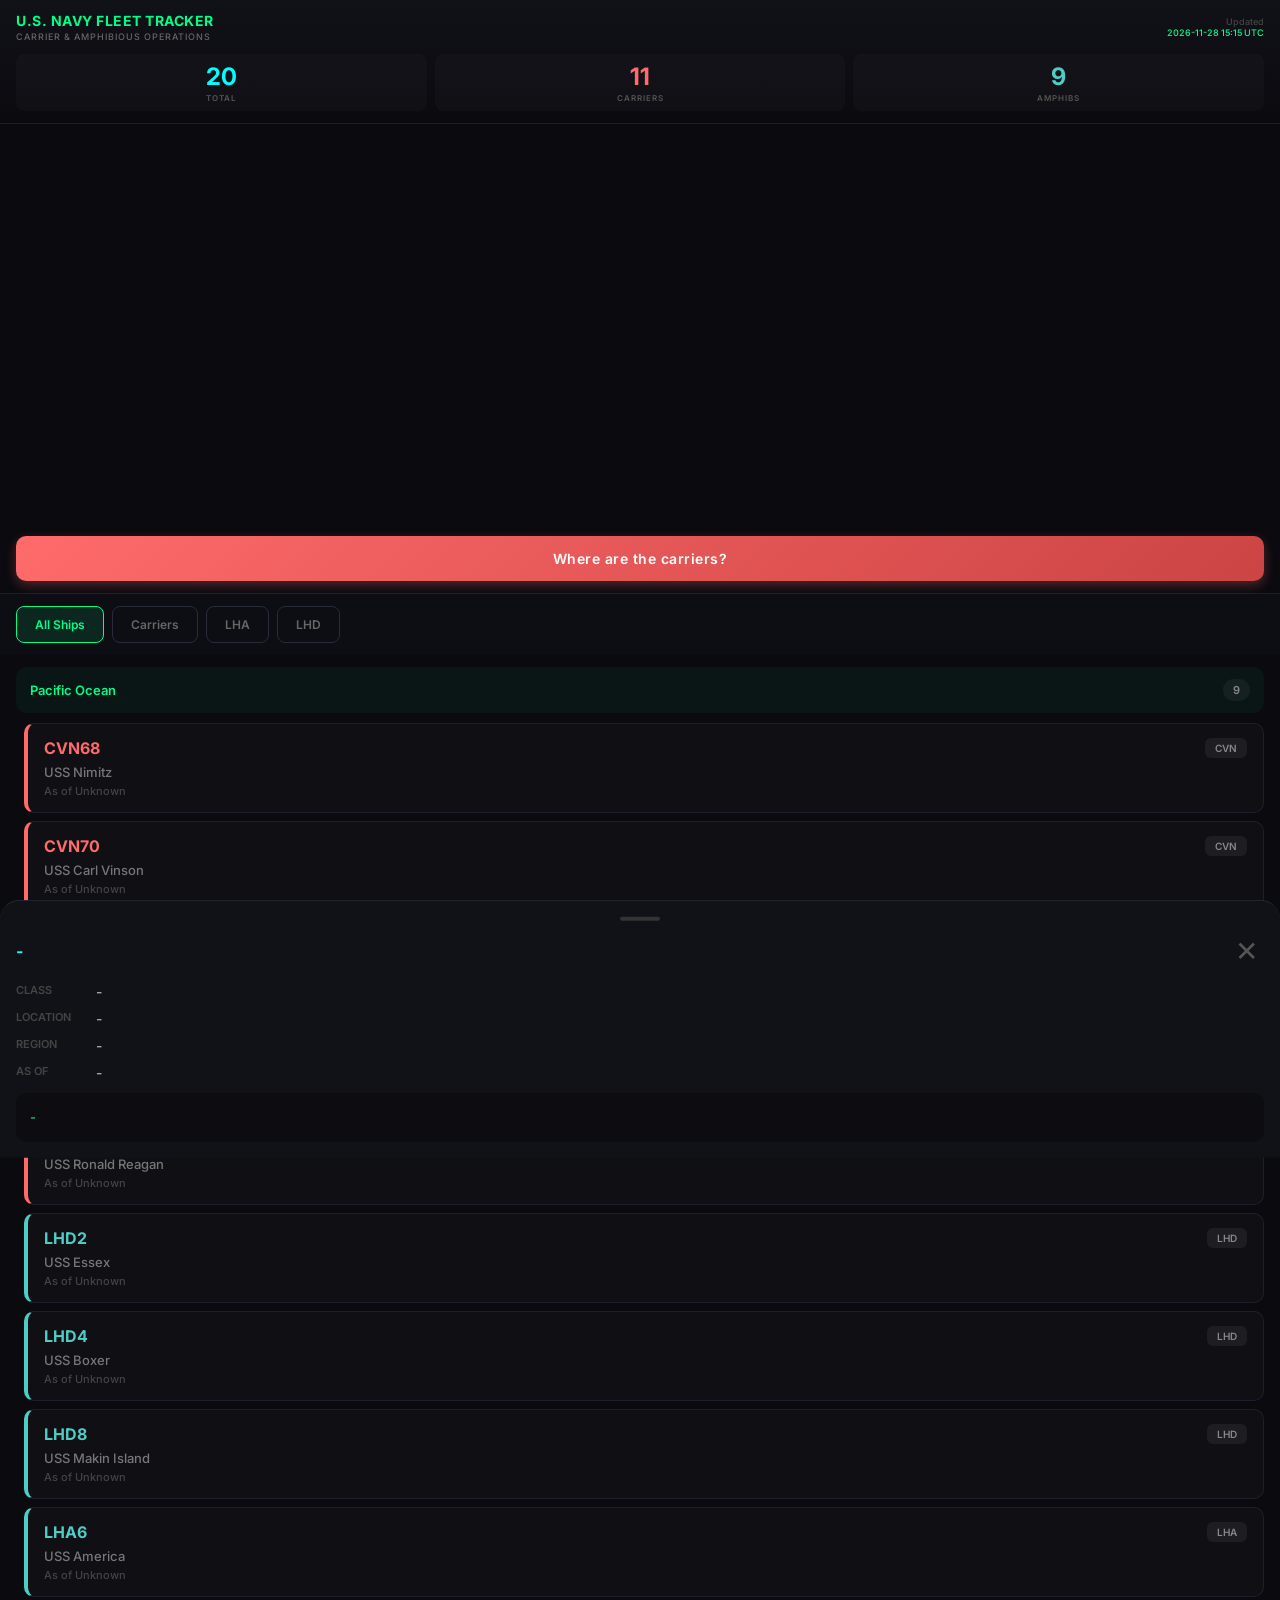
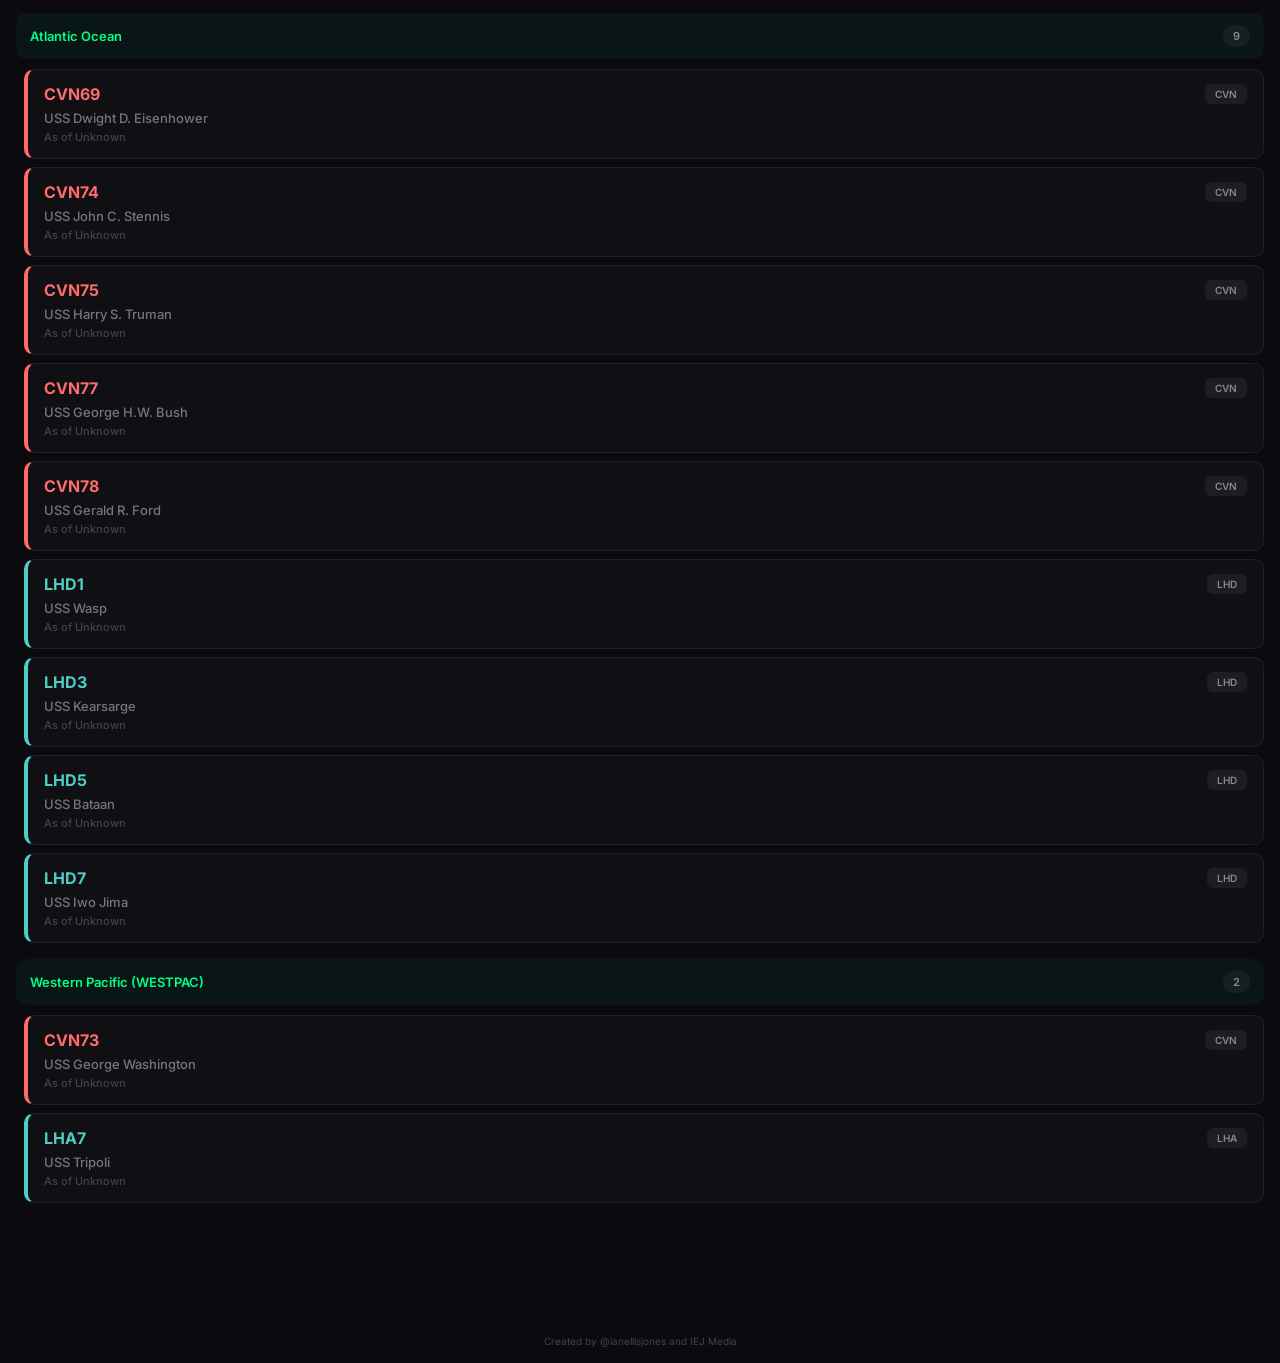
<file: mobile.html>
<!DOCTYPE html>
<html lang="en">
<head>
    <meta charset="UTF-8">
    <meta name="viewport" content="width=device-width, initial-scale=1.0, maximum-scale=1.0, user-scalable=no">
    <title>U.S. NAVY FLEET TRACKER</title>
    <script src="https://cdn.plot.ly/plotly-2.27.0.min.js"></script>
    <link href="https://fonts.googleapis.com/css2?family=Inter:wght@400;500;600;700&display=swap" rel="stylesheet">
    <style>
        * { margin: 0; padding: 0; box-sizing: border-box; -webkit-tap-highlight-color: transparent; }
        html, body { background: #0a0a0f; color: #e0e0e0; font-family: 'Inter', -apple-system, BlinkMacSystemFont, 'Segoe UI', Roboto, sans-serif; min-height: 100vh; overflow-x: hidden; }
        .header { background: linear-gradient(180deg, #111118 0%, #0a0a0f 100%); border-bottom: 1px solid #1e1e2e; padding: 12px 16px; position: sticky; top: 0; z-index: 100; }
        .header-top { display: flex; justify-content: space-between; align-items: center; margin-bottom: 12px; }
        .logo { font-size: 14px; font-weight: 700; color: #00ff88; letter-spacing: 0.5px; }
        .logo-sub { font-size: 9px; font-weight: 500; color: #666; letter-spacing: 1px; margin-top: 2px; text-transform: uppercase; }
        .timestamp { font-size: 9px; color: #444; font-weight: 500; text-align: right; }
        .timestamp span { color: #00ff88; }
        .stats-row { display: flex; justify-content: space-around; gap: 8px; }
        .stat { text-align: center; flex: 1; padding: 8px 4px; background: rgba(255,255,255,0.02); border-radius: 8px; }
        .stat-value { font-size: 24px; font-weight: 700; color: #00ffff; }
        .stat-value.cvn { color: #ff6b6b; }
        .stat-value.amphib { color: #4ecdc4; }
        .stat-label { font-size: 8px; font-weight: 600; color: #555; letter-spacing: 1px; text-transform: uppercase; margin-top: 2px; }
        .globe-section { width: 100%; height: 45vh; min-height: 280px; max-height: 400px; background: #0a0a0f; position: relative; }
        #globe { width: 100%; height: 100%; }
        .carrier-btn-container { padding: 12px 16px; background: #0a0a0f; }
        .carrier-btn { font-family: 'Inter', sans-serif; font-size: 14px; font-weight: 600; padding: 14px 20px; background: linear-gradient(135deg, #ff6b6b 0%, #cc4444 100%); border: none; color: #fff; cursor: pointer; border-radius: 10px; width: 100%; box-shadow: 0 4px 12px rgba(255, 107, 107, 0.3); letter-spacing: 0.5px; }
        .carrier-btn:active { transform: scale(0.98); }
        .filter-bar { padding: 12px 16px; background: #0d0d14; border-top: 1px solid #1e1e2e; display: flex; gap: 8px; overflow-x: auto; -webkit-overflow-scrolling: touch; }
        .filter-btn { font-family: 'Inter', sans-serif; font-size: 12px; font-weight: 600; padding: 10px 18px; background: transparent; border: 1px solid #2a2a3a; color: #666; cursor: pointer; border-radius: 8px; white-space: nowrap; flex-shrink: 0; }
        .filter-btn.active { background: rgba(0, 255, 136, 0.1); border-color: #00ff88; color: #00ff88; }
        .ship-list { padding: 12px 16px 100px; }
        .location-group { margin-bottom: 16px; }
        .location-header { display: flex; align-items: center; gap: 8px; padding: 12px 14px; background: rgba(0, 255, 136, 0.05); border-radius: 10px; margin-bottom: 10px; }
        .location-name { flex: 1; font-size: 13px; font-weight: 600; color: #00ff88; }
        .location-count { font-size: 11px; font-weight: 600; color: #888; background: rgba(255,255,255,0.05); padding: 4px 10px; border-radius: 12px; }
        .ship-card { background: rgba(255, 255, 255, 0.02); border: 1px solid #1e1e2e; border-radius: 10px; margin-bottom: 8px; margin-left: 8px; padding: 14px 16px; }
        .ship-card.active { border-color: #00ffff; background: rgba(0, 255, 255, 0.08); }
        .ship-card.cvn { border-left: 4px solid #ff6b6b; }
        .ship-card.amphib { border-left: 4px solid #4ecdc4; }
        .ship-header { display: flex; justify-content: space-between; align-items: center; margin-bottom: 6px; }
        .ship-hull { font-size: 16px; font-weight: 700; color: #fff; }
        .ship-hull.cvn { color: #ff6b6b; }
        .ship-hull.amphib { color: #4ecdc4; }
        .ship-type { font-size: 10px; font-weight: 600; padding: 4px 10px; border-radius: 6px; background: rgba(255, 255, 255, 0.06); color: #888; }
        .ship-name { font-size: 13px; color: #777; font-weight: 500; }
        .ship-date { font-size: 11px; color: #444; margin-top: 4px; font-weight: 500; }
        .detail-panel { position: fixed; bottom: 0; left: 0; right: 0; background: #111118; border-top: 1px solid #2a2a3a; padding: 16px; transform: translateY(100%); transition: transform 0.3s ease; z-index: 200; max-height: 50vh; overflow-y: auto; border-radius: 20px 20px 0 0; }
        .detail-panel.visible { transform: translateY(0); }
        .detail-handle { width: 40px; height: 4px; background: #333; border-radius: 2px; margin: 0 auto 12px; }
        .detail-header { display: flex; justify-content: space-between; align-items: center; margin-bottom: 14px; }
        .detail-title { font-size: 16px; font-weight: 700; color: #00ffff; }
        .detail-close { cursor: pointer; color: #555; font-size: 28px; width: 36px; height: 36px; display: flex; align-items: center; justify-content: center; border-radius: 8px; }
        .detail-row { display: flex; margin-bottom: 10px; }
        .detail-label { width: 80px; font-size: 11px; font-weight: 600; color: #444; text-transform: uppercase; }
        .detail-value { flex: 1; font-size: 14px; color: #aaa; font-weight: 500; }
        .detail-status { font-size: 13px; color: #00ff88; line-height: 1.6; padding: 14px; background: rgba(0, 0, 0, 0.3); border-radius: 10px; margin-top: 12px; }
        .modal-overlay { position: fixed; top: 0; left: 0; right: 0; bottom: 0; background: rgba(0, 0, 0, 0.9); display: flex; align-items: flex-end; justify-content: center; z-index: 300; opacity: 0; visibility: hidden; transition: all 0.3s ease; }
        .modal-overlay.visible { opacity: 1; visibility: visible; }
        .modal { background: #111118; border-radius: 20px 20px 0 0; width: 100%; max-height: 85vh; overflow: hidden; transform: translateY(100%); transition: transform 0.3s ease; }
        .modal-overlay.visible .modal { transform: translateY(0); }
        .modal-header { padding: 16px 20px; border-bottom: 1px solid #1e1e2e; }
        .modal-handle { width: 40px; height: 4px; background: #333; border-radius: 2px; margin: 0 auto 12px; }
        .modal-title { font-size: 16px; font-weight: 700; color: #ff6b6b; text-align: center; }
        .modal-subtitle { font-size: 10px; color: #666; margin-top: 4px; text-align: center; }
        .modal-body { padding: 16px; overflow-y: auto; max-height: calc(85vh - 80px); }
        .carrier-grid { display: grid; grid-template-columns: repeat(2, 1fr); gap: 10px; }
        .carrier-item { background: rgba(255, 107, 107, 0.05); border: 1px solid rgba(255, 107, 107, 0.2); border-radius: 12px; padding: 14px; }
        .carrier-item:active { background: rgba(255, 107, 107, 0.15); }
        .carrier-hull { font-size: 15px; font-weight: 700; color: #ff6b6b; margin-bottom: 2px; }
        .carrier-name { font-size: 11px; color: #888; font-weight: 500; margin-bottom: 8px; white-space: nowrap; overflow: hidden; text-overflow: ellipsis; }
        .carrier-location { font-size: 10px; color: #00ff88; font-weight: 600; padding: 4px 8px; background: rgba(0, 255, 136, 0.1); border-radius: 4px; display: inline-block; }
        .attribution { padding: 16px; text-align: center; font-size: 10px; color: #444; }
    </style>
</head>
<body>
    <header class="header">
        <div class="header-top">
            <div>
                <div class="logo">U.S. NAVY FLEET TRACKER</div>
                <div class="logo-sub">Carrier &amp; Amphibious Operations</div>
            </div>
            <div class="timestamp">Updated<br><span>2026-11-28 15:15 UTC</span></div>
        </div>
        <div class="stats-row">
            <div class="stat">
                <div class="stat-value">20</div>
                <div class="stat-label">Total</div>
            </div>
            <div class="stat">
                <div class="stat-value cvn">11</div>
                <div class="stat-label">Carriers</div>
            </div>
            <div class="stat">
                <div class="stat-value amphib">9</div>
                <div class="stat-label">Amphibs</div>
            </div>
        </div>
    </header>

    <div class="globe-section">
        <div id="globe"></div>
    </div>

    <div class="carrier-btn-container">
        <button class="carrier-btn" onclick="showCarrierModal()">Where are the carriers?</button>
    </div>

    <div class="filter-bar">
        <button class="filter-btn active" data-filter="all">All Ships</button>
        <button class="filter-btn" data-filter="CVN">Carriers</button>
        <button class="filter-btn" data-filter="LHA">LHA</button>
        <button class="filter-btn" data-filter="LHD">LHD</button>
    </div>

    <div class="ship-list" id="shipList"></div>

    <div class="detail-panel" id="detailPanel">
        <div class="detail-handle"></div>
        <div class="detail-header">
            <div class="detail-title" id="detailTitle">-</div>
            <span class="detail-close" onclick="closeDetail()">&#x2715;</span>
        </div>
        <div class="detail-row">
            <div class="detail-label">Class</div>
            <div class="detail-value" id="detailClass">-</div>
        </div>
        <div class="detail-row">
            <div class="detail-label">Location</div>
            <div class="detail-value" id="detailLocation">-</div>
        </div>
        <div class="detail-row">
            <div class="detail-label">Region</div>
            <div class="detail-value" id="detailRegion">-</div>
        </div>
        <div class="detail-row">
            <div class="detail-label">As Of</div>
            <div class="detail-value" id="detailDate">-</div>
        </div>
        <div class="detail-status" id="detailStatus">-</div>
    </div>

    <div class="attribution">Created by @ianellisjones and IEJ Media</div>

    <div class="modal-overlay" id="carrierModal" onclick="closeCarrierModal(event)">
        <div class="modal" onclick="event.stopPropagation()">
            <div class="modal-header">
                <div class="modal-handle"></div>
                <div class="modal-title">WHERE ARE THE CARRIERS?</div>
                <div class="modal-subtitle">All 11 U.S. Navy aircraft carriers</div>
            </div>
            <div class="modal-body">
                <div class="carrier-grid" id="carrierGrid"></div>
            </div>
        </div>
    </div>

    <script>
        const shipsData = [{"hull": "CVN68", "name": "USS Nimitz", "ship_class": "Nimitz", "ship_type": "CVN", "location": "Pacific Ocean", "lat": 25.0, "lon": -140.0, "region": "PACIFIC", "date": "Unknown", "status": "No recent status found.", "source_url": "http://uscarriers.net/cvn68history.htm", "display_lat": 25.0, "display_lon": -134.0}, {"hull": "CVN69", "name": "USS Dwight D. Eisenhower", "ship_class": "Nimitz", "ship_type": "CVN", "location": "Atlantic Ocean", "lat": 32.0, "lon": -65.0, "region": "ATLANTIC", "date": "Unknown", "status": "No recent status found.", "source_url": "http://uscarriers.net/cvn69history.htm", "display_lat": 32.0, "display_lon": -59.0}, {"hull": "CVN70", "name": "USS Carl Vinson", "ship_class": "Nimitz", "ship_type": "CVN", "location": "Pacific Ocean", "lat": 25.0, "lon": -140.0, "region": "PACIFIC", "date": "Unknown", "status": "No recent status found.", "source_url": "http://uscarriers.net/cvn70history.htm", "display_lat": 29.43523450683712, "display_lon": -134.71429334247904}, {"hull": "CVN71", "name": "USS Theodore Roosevelt", "ship_class": "Nimitz", "ship_type": "CVN", "location": "Pacific Ocean", "lat": 25.0, "lon": -140.0, "region": "PACIFIC", "date": "Unknown", "status": "No recent status found.", "source_url": "http://uscarriers.net/cvn71history.htm", "display_lat": 30.908846518073247, "display_lon": -138.95811093399843}, {"hull": "CVN72", "name": "USS Abraham Lincoln", "ship_class": "Nimitz", "ship_type": "CVN", "location": "Pacific Ocean", "lat": 25.0, "lon": -140.0, "region": "PACIFIC", "date": "Unknown", "status": "No recent status found.", "source_url": "http://uscarriers.net/cvn72history.htm", "display_lat": 30.975575286112626, "display_lon": -143.45}, {"hull": "CVN73", "name": "USS George Washington", "ship_class": "Nimitz", "ship_type": "CVN", "location": "Western Pacific (WESTPAC)", "lat": 15.0, "lon": 135.0, "region": "WESTPAC", "date": "Unknown", "status": "No recent status found.", "source_url": "http://uscarriers.net/cvn73history.htm", "display_lat": 15.0, "display_lon": 138.0}, {"hull": "CVN74", "name": "USS John C. Stennis", "ship_class": "Nimitz", "ship_type": "CVN", "location": "Atlantic Ocean", "lat": 32.0, "lon": -65.0, "region": "ATLANTIC", "date": "Unknown", "status": "No recent status found.", "source_url": "http://uscarriers.net/cvn74history.htm", "display_lat": 36.43523450683712, "display_lon": -59.71429334247905}, {"hull": "CVN75", "name": "USS Harry S. Truman", "ship_class": "Nimitz", "ship_type": "CVN", "location": "Atlantic Ocean", "lat": 32.0, "lon": -65.0, "region": "ATLANTIC", "date": "Unknown", "status": "No recent status found.", "source_url": "http://uscarriers.net/cvn75history.htm", "display_lat": 37.90884651807325, "display_lon": -63.95811093399842}, {"hull": "CVN76", "name": "USS Ronald Reagan", "ship_class": "Nimitz", "ship_type": "CVN", "location": "Pacific Ocean", "lat": 25.0, "lon": -140.0, "region": "PACIFIC", "date": "Unknown", "status": "No recent status found.", "source_url": "http://uscarriers.net/cvn76history.htm", "display_lat": 27.052120859954012, "display_lon": -145.63815572471546}, {"hull": "CVN77", "name": "USS George H.W. Bush", "ship_class": "Nimitz", "ship_type": "CVN", "location": "Atlantic Ocean", "lat": 32.0, "lon": -65.0, "region": "ATLANTIC", "date": "Unknown", "status": "No recent status found.", "source_url": "http://uscarriers.net/cvn77history.htm", "display_lat": 37.97557528611263, "display_lon": -68.45}, {"hull": "CVN78", "name": "USS Gerald R. Ford", "ship_class": "Ford", "ship_type": "CVN", "location": "Atlantic Ocean", "lat": 32.0, "lon": -65.0, "region": "ATLANTIC", "date": "Unknown", "status": "No recent status found.", "source_url": "http://uscarriers.net/cvn78history.htm", "display_lat": 34.052120859954016, "display_lon": -70.63815572471545}, {"hull": "LHD1", "name": "USS Wasp", "ship_class": "Wasp", "ship_type": "LHD", "location": "Atlantic Ocean", "lat": 32.0, "lon": -65.0, "region": "ATLANTIC", "date": "Unknown", "status": "No recent status found.", "source_url": "http://uscarriers.net/lhd1history.htm", "display_lat": 29.640061011052886, "display_lon": -71.48387908342276}, {"hull": "LHD2", "name": "USS Essex", "ship_class": "Wasp", "ship_type": "LHD", "location": "Pacific Ocean", "lat": 25.0, "lon": -140.0, "region": "PACIFIC", "date": "Unknown", "status": "No recent status found.", "source_url": "http://uscarriers.net/lhd2history.htm", "display_lat": 22.640061011052886, "display_lon": -146.48387908342278}, {"hull": "LHD3", "name": "USS Kearsarge", "ship_class": "Wasp", "ship_type": "LHD", "location": "Atlantic Ocean", "lat": 32.0, "lon": -65.0, "region": "ATLANTIC", "date": "Unknown", "status": "No recent status found.", "source_url": "http://uscarriers.net/lhd3history.htm", "display_lat": 26.803847577293368, "display_lon": -68.0}, {"hull": "LHD4", "name": "USS Boxer", "ship_class": "Wasp", "ship_type": "LHD", "location": "Pacific Ocean", "lat": 25.0, "lon": -140.0, "region": "PACIFIC", "date": "Unknown", "status": "No recent status found.", "source_url": "http://uscarriers.net/lhd4history.htm", "display_lat": 19.803847577293368, "display_lon": -143.0}, {"hull": "LHD5", "name": "USS Bataan", "ship_class": "Wasp", "ship_type": "LHD", "location": "Atlantic Ocean", "lat": 32.0, "lon": -65.0, "region": "ATLANTIC", "date": "Unknown", "status": "No recent status found.", "source_url": "http://uscarriers.net/lhd5history.htm", "display_lat": 25.204826504215763, "display_lon": -63.80182757409818}, {"hull": "LHD7", "name": "USS Iwo Jima", "ship_class": "Wasp", "ship_type": "LHD", "location": "Atlantic Ocean", "lat": 32.0, "lon": -65.0, "region": "ATLANTIC", "date": "Unknown", "status": "No recent status found.", "source_url": "http://uscarriers.net/lhd7history.htm", "display_lat": 28.143274341880762, "display_lon": -60.403733341286134}, {"hull": "LHD8", "name": "USS Makin Island", "ship_class": "Wasp", "ship_type": "LHD", "location": "Pacific Ocean", "lat": 25.0, "lon": -140.0, "region": "PACIFIC", "date": "Unknown", "status": "No recent status found.", "source_url": "http://uscarriers.net/lhd8history.htm", "display_lat": 18.204826504215763, "display_lon": -138.80182757409818}, {"hull": "LHA6", "name": "USS America", "ship_class": "America", "ship_type": "LHA", "location": "Pacific Ocean", "lat": 25.0, "lon": -140.0, "region": "PACIFIC", "date": "Unknown", "status": "No recent status found.", "source_url": "http://uscarriers.net/lha6history.htm", "display_lat": 21.143274341880762, "display_lon": -135.40373334128614}, {"hull": "LHA7", "name": "USS Tripoli", "ship_class": "America", "ship_type": "LHA", "location": "Western Pacific (WESTPAC)", "lat": 15.0, "lon": 135.0, "region": "WESTPAC", "date": "Unknown", "status": "No recent status found.", "source_url": "http://uscarriers.net/lha7history.htm", "display_lat": 15.0, "display_lon": 131.55}];
        let activeFilter = 'all';
        let selectedShip = null;

        function initGlobe() {
            const cvnShips = shipsData.filter(s => s.ship_type === 'CVN');
            const amphibShips = shipsData.filter(s => s.ship_type !== 'CVN');

            const cvnTrace = {
                type: 'scattergeo', mode: 'markers+text',
                lat: cvnShips.map(s => s.display_lat), lon: cvnShips.map(s => s.display_lon),
                text: cvnShips.map(s => s.hull), textposition: 'top center',
                textfont: { family: 'Inter, sans-serif', size: 8, color: '#ff6b6b', weight: 600 },
                hoverinfo: 'text', hovertext: cvnShips.map(s => `${s.hull}: ${s.location}`),
                marker: { size: 10, color: '#ff6b6b', symbol: 'diamond', line: { width: 1, color: '#cc4444' } },
                name: 'CVN', customdata: cvnShips
            };

            const amphibTrace = {
                type: 'scattergeo', mode: 'markers+text',
                lat: amphibShips.map(s => s.display_lat), lon: amphibShips.map(s => s.display_lon),
                text: amphibShips.map(s => s.hull), textposition: 'top center',
                textfont: { family: 'Inter, sans-serif', size: 7, color: '#4ecdc4', weight: 600 },
                hoverinfo: 'text', hovertext: amphibShips.map(s => `${s.hull}: ${s.location}`),
                marker: { size: 8, color: '#4ecdc4', symbol: 'circle', line: { width: 1, color: '#2a9d8f' } },
                name: 'LHA/LHD', customdata: amphibShips
            };

            const layout = {
                geo: {
                    projection: { type: 'orthographic', rotation: { lon: -100, lat: 25 } },
                    showland: true, landcolor: '#1a1a2e', showocean: true, oceancolor: '#0a0a0f',
                    showlakes: false, showrivers: false, showcountries: true, countrycolor: '#2a2a4e', countrywidth: 0.3,
                    showcoastlines: true, coastlinecolor: '#00ff88', coastlinewidth: 0.5, showframe: false, bgcolor: 'rgba(0,0,0,0)',
                    lonaxis: { showgrid: false }, lataxis: { showgrid: false }
                },
                paper_bgcolor: 'rgba(0,0,0,0)', plot_bgcolor: 'rgba(0,0,0,0)', margin: { t: 0, b: 0, l: 0, r: 0 },
                showlegend: false, dragmode: 'pan'
            };

            const config = { responsive: true, displayModeBar: false, scrollZoom: true };
            Plotly.newPlot('globe', [cvnTrace, amphibTrace], layout, config);
            document.getElementById('globe').on('plotly_click', function(data) {
                if (data.points && data.points.length > 0) {
                    const ship = data.points[0].customdata;
                    if (ship) { showDetail(ship); highlightShipCard(ship.hull); }
                }
            });
        }

        function renderShipList() {
            const container = document.getElementById('shipList');
            const filtered = activeFilter === 'all' ? shipsData : shipsData.filter(s => s.ship_type === activeFilter);
            const grouped = {};
            filtered.forEach(ship => { if (!grouped[ship.location]) grouped[ship.location] = []; grouped[ship.location].push(ship); });
            const sortedLocations = Object.keys(grouped).sort((a, b) => grouped[b].length - grouped[a].length);
            let html = '';
            sortedLocations.forEach(location => {
                const ships = grouped[location];
                const count = ships.length;
                html += `<div class="location-group"><div class="location-header" onclick="rotateToLocation('${location}')"><span class="location-name">${location}</span><span class="location-count">${count}</span></div>`;
                ships.forEach(ship => {
                    const typeClass = ship.ship_type === 'CVN' ? 'cvn' : 'amphib';
                    html += `<div class="ship-card ${typeClass}" data-hull="${ship.hull}" onclick="selectShip('${ship.hull}')"><div class="ship-header"><span class="ship-hull ${typeClass}">${ship.hull}</span><span class="ship-type">${ship.ship_type}</span></div><div class="ship-name">${ship.name}</div><div class="ship-date">As of ${ship.date}</div></div>`;
                });
                html += '</div>';
            });
            container.innerHTML = html;
        }

        function rotateToLocation(location) {
            const ship = shipsData.find(s => s.location === location);
            if (ship) {
                Plotly.relayout('globe', { 'geo.projection.rotation.lon': ship.lon, 'geo.projection.rotation.lat': Math.max(-60, Math.min(60, ship.lat)) });
                window.scrollTo({ top: 0, behavior: 'smooth' });
            }
        }

        function selectShip(hull) {
            const ship = shipsData.find(s => s.hull === hull);
            if (ship) {
                showDetail(ship);
                highlightShipCard(hull);
                Plotly.relayout('globe', { 'geo.projection.rotation.lon': ship.lon, 'geo.projection.rotation.lat': Math.max(-60, Math.min(60, ship.lat)) });
            }
        }

        function highlightShipCard(hull) {
            document.querySelectorAll('.ship-card').forEach(card => card.classList.remove('active'));
            const card = document.querySelector(`.ship-card[data-hull="${hull}"]`);
            if (card) card.classList.add('active');
        }

        function showDetail(ship) {
            selectedShip = ship;
            document.getElementById('detailPanel').classList.add('visible');
            document.getElementById('detailTitle').textContent = `${ship.hull} - ${ship.name}`;
            document.getElementById('detailClass').textContent = `${ship.ship_class}-class ${ship.ship_type}`;
            document.getElementById('detailLocation').textContent = ship.location;
            document.getElementById('detailRegion').textContent = ship.region;
            document.getElementById('detailDate').textContent = ship.date;
            document.getElementById('detailStatus').textContent = ship.status;
        }

        function closeDetail() {
            document.getElementById('detailPanel').classList.remove('visible');
            document.querySelectorAll('.ship-card').forEach(card => card.classList.remove('active'));
            selectedShip = null;
        }

        function showCarrierModal() {
            const carriers = shipsData.filter(s => s.ship_type === 'CVN').sort((a, b) => {
                const numA = parseInt(a.hull.replace('CVN', ''));
                const numB = parseInt(b.hull.replace('CVN', ''));
                return numA - numB;
            });
            const grid = document.getElementById('carrierGrid');
            grid.innerHTML = carriers.map(c => `
                <div class="carrier-item" onclick="selectCarrierFromModal('${c.hull}')">
                    <div class="carrier-hull">${c.hull}</div>
                    <div class="carrier-name">${c.name}</div>
                    <div class="carrier-location">${c.location}</div>
                </div>
            `).join('');
            document.getElementById('carrierModal').classList.add('visible');
            document.body.style.overflow = 'hidden';
        }

        function closeCarrierModal(event) {
            if (event && event.target !== event.currentTarget) return;
            document.getElementById('carrierModal').classList.remove('visible');
            document.body.style.overflow = '';
        }

        function selectCarrierFromModal(hull) {
            closeCarrierModal();
            selectShip(hull);
            window.scrollTo({ top: 0, behavior: 'smooth' });
        }

        document.querySelectorAll('.filter-btn').forEach(btn => {
            btn.addEventListener('click', function() {
                document.querySelectorAll('.filter-btn').forEach(b => b.classList.remove('active'));
                this.classList.add('active');
                activeFilter = this.dataset.filter;
                renderShipList();
            });
        });

        // Swipe down to close detail panel
        let touchStartY = 0;
        document.getElementById('detailPanel').addEventListener('touchstart', e => { touchStartY = e.touches[0].clientY; });
        document.getElementById('detailPanel').addEventListener('touchmove', e => {
            if (e.touches[0].clientY - touchStartY > 50) closeDetail();
        });

        initGlobe();
        renderShipList();
    </script>
</body>
</html>
</file>
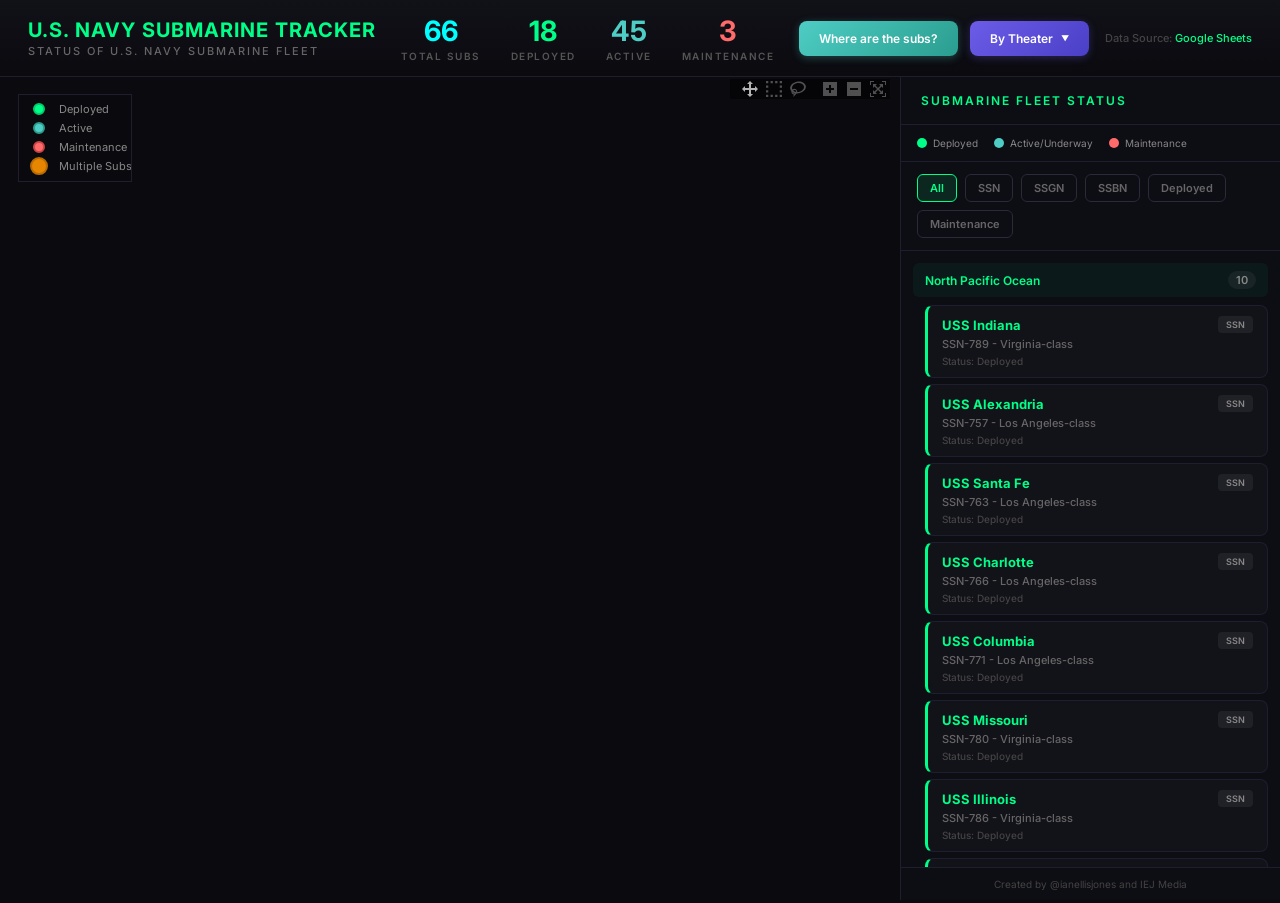
<file: subs.html>
<!DOCTYPE html>
<html lang="en">
<head>
    <meta charset="UTF-8">
    <meta name="viewport" content="width=device-width, initial-scale=1.0">
    <title>U.S. NAVY SUBMARINE TRACKER</title>
    <script src="https://cdn.plot.ly/plotly-2.27.0.min.js"></script>
    <link href="https://fonts.googleapis.com/css2?family=Inter:wght@400;500;600;700&display=swap" rel="stylesheet">
    <style>
        * { margin: 0; padding: 0; box-sizing: border-box; }
        body { background: #0a0a0f; color: #e0e0e0; font-family: 'Inter', -apple-system, BlinkMacSystemFont, 'Segoe UI', Roboto, sans-serif; overflow: hidden; height: 100vh; }
        .container { display: grid; grid-template-columns: 1fr 380px; grid-template-rows: auto 1fr; height: 100vh; gap: 0; }
        .header { grid-column: 1 / -1; background: linear-gradient(180deg, #111118 0%, #0a0a0f 100%); border-bottom: 1px solid #1e1e2e; padding: 14px 28px; display: flex; justify-content: space-between; align-items: center; }
        .header-left { display: flex; align-items: center; gap: 20px; }
        .logo { font-size: 20px; font-weight: 700; color: #00ff88; letter-spacing: 1px; }
        .logo-sub { font-size: 11px; font-weight: 500; color: #666; letter-spacing: 2px; margin-top: 2px; text-transform: uppercase; }
        .status-bar { display: flex; gap: 30px; }
        .stat { text-align: center; }
        .stat-value { font-size: 28px; font-weight: 700; color: #00ffff; }
        .stat-value.deployed { color: #00ff88; }
        .stat-value.active { color: #4ecdc4; }
        .stat-value.maintenance { color: #ff6b6b; }
        .stat-label { font-size: 10px; font-weight: 600; color: #555; letter-spacing: 1.5px; text-transform: uppercase; margin-top: 2px; }
        .timestamp { font-size: 11px; color: #444; font-weight: 500; }
        .timestamp span { color: #00ff88; }
        .globe-container { background: #0a0a0f; position: relative; }
        #globe { width: 100%; height: 100%; }
        .side-panel { background: #0d0d14; border-left: 1px solid #1e1e2e; display: flex; flex-direction: column; overflow: hidden; }
        .panel-header { padding: 16px 20px; border-bottom: 1px solid #1e1e2e; }
        .panel-title { font-size: 12px; font-weight: 600; color: #00ff88; letter-spacing: 2px; text-transform: uppercase; }
        .legend { padding: 12px 16px; border-bottom: 1px solid #1e1e2e; display: flex; gap: 16px; flex-wrap: wrap; }
        .legend-item { display: flex; align-items: center; gap: 6px; font-size: 10px; color: #888; }
        .legend-dot { width: 10px; height: 10px; border-radius: 50%; }
        .legend-dot.deployed { background: #00ff88; }
        .legend-dot.active { background: #4ecdc4; }
        .legend-dot.maintenance { background: #ff6b6b; }
        .ship-list { flex: 1; overflow-y: auto; padding: 12px; }
        .ship-list::-webkit-scrollbar { width: 5px; }
        .ship-list::-webkit-scrollbar-track { background: #0a0a0f; }
        .ship-list::-webkit-scrollbar-thumb { background: #333; border-radius: 3px; }
        .location-group { margin-bottom: 16px; }
        .location-header { display: flex; align-items: center; gap: 8px; padding: 8px 12px; background: rgba(0, 255, 136, 0.05); border-radius: 6px; margin-bottom: 8px; cursor: pointer; transition: background 0.2s; }
        .location-header:hover { background: rgba(0, 255, 136, 0.1); }
        .location-name { flex: 1; font-size: 12px; font-weight: 600; color: #00ff88; }
        .location-count { font-size: 11px; font-weight: 600; color: #888; background: rgba(255,255,255,0.05); padding: 2px 8px; border-radius: 10px; }
        .ship-card { background: rgba(255, 255, 255, 0.02); border: 1px solid #1e1e2e; border-radius: 8px; margin-bottom: 6px; margin-left: 12px; padding: 10px 14px; cursor: pointer; transition: all 0.15s ease; }
        .ship-card:hover { border-color: #333; background: rgba(255, 255, 255, 0.04); }
        .ship-card.active { border-color: #00ffff; background: rgba(0, 255, 255, 0.08); }
        .ship-card.deployed { border-left: 3px solid #00ff88; }
        .ship-card.active-status { border-left: 3px solid #4ecdc4; }
        .ship-card.maintenance { border-left: 3px solid #ff6b6b; }
        .ship-header { display: flex; justify-content: space-between; align-items: center; margin-bottom: 4px; }
        .ship-name { font-size: 13px; font-weight: 700; color: #fff; }
        .ship-name.deployed { color: #00ff88; }
        .ship-name.active-status { color: #4ecdc4; }
        .ship-name.maintenance { color: #ff6b6b; }
        .ship-class { font-size: 9px; font-weight: 600; padding: 3px 8px; border-radius: 4px; background: rgba(255, 255, 255, 0.06); color: #888; }
        .ship-hull { font-size: 11px; color: #666; font-weight: 500; }
        .ship-status { font-size: 10px; color: #444; margin-top: 4px; font-weight: 500; }
        .detail-panel { background: #111118; border-top: 1px solid #1e1e2e; padding: 16px; max-height: 250px; overflow-y: auto; }
        .detail-panel.hidden { display: none; }
        .detail-header { display: flex; justify-content: space-between; align-items: center; margin-bottom: 14px; }
        .detail-title { font-size: 15px; font-weight: 700; color: #00ffff; }
        .detail-close { cursor: pointer; color: #555; font-size: 18px; width: 24px; height: 24px; display: flex; align-items: center; justify-content: center; border-radius: 4px; }
        .detail-close:hover { color: #ff6b6b; background: rgba(255, 107, 107, 0.1); }
        .detail-row { display: flex; margin-bottom: 8px; }
        .detail-label { width: 70px; font-size: 10px; font-weight: 600; color: #444; text-transform: uppercase; }
        .detail-value { flex: 1; font-size: 13px; color: #aaa; font-weight: 500; }
        .filter-bar { padding: 12px 16px; border-bottom: 1px solid #1e1e2e; display: flex; gap: 8px; flex-wrap: wrap; }
        .filter-btn { font-family: 'Inter', sans-serif; font-size: 11px; font-weight: 600; padding: 6px 12px; background: transparent; border: 1px solid #2a2a3a; color: #666; cursor: pointer; border-radius: 6px; transition: all 0.15s; }
        .filter-btn:hover { border-color: #444; color: #999; }
        .filter-btn.active { background: rgba(0, 255, 136, 0.1); border-color: #00ff88; color: #00ff88; }
        .attribution { padding: 10px 16px; border-top: 1px solid #1e1e2e; font-size: 10px; color: #444; text-align: center; }
        .btn-group { display: flex; gap: 12px; align-items: center; }
        .sub-btn { font-family: 'Inter', sans-serif; font-size: 12px; font-weight: 600; padding: 10px 20px; background: linear-gradient(135deg, #4ecdc4 0%, #2a9d8f 100%); border: none; color: #fff; cursor: pointer; border-radius: 8px; transition: all 0.2s; box-shadow: 0 2px 8px rgba(78, 205, 196, 0.3); }
        .sub-btn:hover { transform: translateY(-2px); box-shadow: 0 4px 16px rgba(78, 205, 196, 0.4); }
        .cocom-dropdown { position: relative; }
        .cocom-btn { font-family: 'Inter', sans-serif; font-size: 12px; font-weight: 600; padding: 10px 20px; background: linear-gradient(135deg, #6c5ce7 0%, #4a3fc7 100%); border: none; color: #fff; cursor: pointer; border-radius: 8px; transition: all 0.2s; box-shadow: 0 2px 8px rgba(108, 92, 231, 0.3); display: flex; align-items: center; gap: 8px; }
        .cocom-btn:hover { transform: translateY(-2px); box-shadow: 0 4px 16px rgba(108, 92, 231, 0.4); }
        .cocom-btn::after { content: '▼'; font-size: 8px; }
        .cocom-menu { position: absolute; top: 100%; left: 0; margin-top: 8px; background: #111118; border: 1px solid #2a2a3a; border-radius: 10px; min-width: 180px; overflow: hidden; opacity: 0; visibility: hidden; transform: translateY(-10px); transition: all 0.2s; z-index: 100; box-shadow: 0 10px 40px rgba(0,0,0,0.5); }
        .cocom-dropdown.open .cocom-menu { opacity: 1; visibility: visible; transform: translateY(0); }
        .cocom-item { padding: 12px 16px; cursor: pointer; font-size: 12px; font-weight: 500; color: #888; transition: all 0.15s; border-bottom: 1px solid #1e1e2e; }
        .cocom-item:last-child { border-bottom: none; }
        .cocom-item:hover { background: rgba(108, 92, 231, 0.1); color: #6c5ce7; }
        .cocom-panel { position: absolute; bottom: 20px; left: 20px; background: rgba(17, 17, 24, 0.95); border: 1px solid #2a2a3a; border-radius: 12px; width: 340px; max-height: 350px; overflow: hidden; opacity: 0; visibility: hidden; transform: translateY(20px); transition: all 0.3s; z-index: 50; box-shadow: 0 10px 40px rgba(0,0,0,0.5); }
        .cocom-panel.visible { opacity: 1; visibility: visible; transform: translateY(0); }
        .cocom-panel-header { padding: 14px 16px; border-bottom: 1px solid #1e1e2e; display: flex; justify-content: space-between; align-items: center; background: linear-gradient(180deg, rgba(108, 92, 231, 0.1) 0%, transparent 100%); }
        .cocom-panel-title { font-size: 13px; font-weight: 700; color: #6c5ce7; }
        .cocom-panel-close { cursor: pointer; color: #555; font-size: 18px; width: 24px; height: 24px; display: flex; align-items: center; justify-content: center; border-radius: 4px; }
        .cocom-panel-close:hover { color: #ff6b6b; background: rgba(255,107,107,0.1); }
        .cocom-panel-body { padding: 12px; max-height: 280px; overflow-y: auto; }
        .cocom-ship { display: flex; align-items: center; gap: 10px; padding: 8px 10px; border-radius: 6px; cursor: pointer; transition: background 0.15s; }
        .cocom-ship:hover { background: rgba(255,255,255,0.05); }
        .cocom-ship-icon { width: 8px; height: 8px; border-radius: 50%; }
        .cocom-ship-icon.deployed { background: #00ff88; }
        .cocom-ship-icon.active-status { background: #4ecdc4; }
        .cocom-ship-icon.maintenance { background: #ff6b6b; }
        .cocom-ship-name { font-size: 11px; font-weight: 600; color: #fff; flex: 1; }
        .cocom-ship-class { font-size: 10px; color: #666; }
        .cocom-ship-loc { font-size: 10px; color: #6c5ce7; }
        .location-callout { position: absolute; background: rgba(17, 17, 24, 0.95); border: 1px solid #2a2a3a; border-radius: 10px; padding: 12px; min-width: 220px; max-width: 300px; z-index: 60; box-shadow: 0 8px 32px rgba(0,0,0,0.4); pointer-events: auto; }
        .location-callout-header { font-size: 11px; font-weight: 600; color: #00ff88; margin-bottom: 10px; padding-bottom: 8px; border-bottom: 1px solid #1e1e2e; }
        .location-callout-ship { display: flex; align-items: center; gap: 8px; padding: 5px 0; cursor: pointer; }
        .location-callout-ship:hover { background: rgba(255,255,255,0.03); margin: 0 -8px; padding: 5px 8px; border-radius: 4px; }
        .location-callout-icon { width: 8px; height: 8px; border-radius: 50%; flex-shrink: 0; }
        .location-callout-icon.deployed { background: #00ff88; }
        .location-callout-icon.active-status { background: #4ecdc4; }
        .location-callout-icon.maintenance { background: #ff6b6b; }
        .location-callout-name { font-size: 11px; font-weight: 600; color: #fff; flex: 1; }
        .location-callout-class { font-size: 10px; color: #666; }
        .modal-overlay { position: fixed; top: 0; left: 0; right: 0; bottom: 0; background: rgba(0, 0, 0, 0.85); display: flex; align-items: center; justify-content: center; z-index: 1000; opacity: 0; visibility: hidden; transition: all 0.3s ease; }
        .modal-overlay.visible { opacity: 1; visibility: visible; }
        .modal { background: #111118; border: 1px solid #2a2a3a; border-radius: 16px; width: 90%; max-width: 800px; max-height: 85vh; overflow: hidden; transform: scale(0.9); transition: transform 0.3s ease; box-shadow: 0 20px 60px rgba(0, 0, 0, 0.5); }
        .modal-overlay.visible .modal { transform: scale(1); }
        .modal-header { padding: 20px 24px; border-bottom: 1px solid #1e1e2e; display: flex; justify-content: space-between; align-items: center; background: linear-gradient(180deg, #1a1a22 0%, #111118 100%); }
        .modal-title { font-size: 18px; font-weight: 700; color: #4ecdc4; }
        .modal-subtitle { font-size: 11px; color: #666; margin-top: 4px; }
        .modal-close { cursor: pointer; color: #555; font-size: 24px; width: 36px; height: 36px; display: flex; align-items: center; justify-content: center; border-radius: 8px; }
        .modal-close:hover { color: #ff6b6b; background: rgba(255, 107, 107, 0.1); }
        .modal-body { padding: 16px 24px 24px; overflow-y: auto; max-height: calc(85vh - 100px); }
        .sub-grid { display: grid; grid-template-columns: repeat(auto-fill, minmax(180px, 1fr)); gap: 10px; }
        .sub-item { background: rgba(78, 205, 196, 0.05); border: 1px solid rgba(78, 205, 196, 0.2); border-radius: 10px; padding: 12px 14px; cursor: pointer; transition: all 0.15s; }
        .sub-item:hover { background: rgba(78, 205, 196, 0.1); border-color: rgba(78, 205, 196, 0.4); transform: translateY(-2px); }
        .sub-item.deployed { border-left: 3px solid #00ff88; }
        .sub-item.active-status { border-left: 3px solid #4ecdc4; }
        .sub-item.maintenance { border-left: 3px solid #ff6b6b; }
        .sub-item-name { font-size: 13px; font-weight: 700; color: #fff; margin-bottom: 2px; }
        .sub-item-hull { font-size: 10px; color: #666; margin-bottom: 6px; }
        .sub-item-location { font-size: 10px; color: #00ff88; font-weight: 600; padding: 3px 8px; background: rgba(0, 255, 136, 0.1); border-radius: 4px; display: inline-block; }
        .loading-overlay { position: fixed; top: 0; left: 0; right: 0; bottom: 0; background: #0a0a0f; display: flex; flex-direction: column; align-items: center; justify-content: center; z-index: 2000; }
        .loading-overlay.hidden { display: none; }
        .loading-spinner { width: 50px; height: 50px; border: 3px solid #1e1e2e; border-top-color: #4ecdc4; border-radius: 50%; animation: spin 1s linear infinite; }
        @keyframes spin { to { transform: rotate(360deg); } }
        .loading-text { margin-top: 20px; font-size: 14px; color: #4ecdc4; }
        .loading-subtext { margin-top: 8px; font-size: 11px; color: #666; }
    </style>
</head>
<body>
    <div class="loading-overlay" id="loadingOverlay">
        <div class="loading-spinner"></div>
        <div class="loading-text">Loading Submarine Fleet...</div>
        <div class="loading-subtext">Fetching from Google Sheets</div>
    </div>

    <div class="container">
        <header class="header">
            <div class="header-left">
                <div>
                    <div class="logo">U.S. NAVY SUBMARINE TRACKER</div>
                    <div class="logo-sub">Status of U.S. Navy Submarine Fleet</div>
                </div>
            </div>
            <div class="status-bar">
                <div class="stat">
                    <div class="stat-value" id="totalCount">--</div>
                    <div class="stat-label">Total Subs</div>
                </div>
                <div class="stat">
                    <div class="stat-value deployed" id="deployedCount">--</div>
                    <div class="stat-label">Deployed</div>
                </div>
                <div class="stat">
                    <div class="stat-value active" id="activeCount">--</div>
                    <div class="stat-label">Active</div>
                </div>
                <div class="stat">
                    <div class="stat-value maintenance" id="maintenanceCount">--</div>
                    <div class="stat-label">Maintenance</div>
                </div>
            </div>
            <div style="display: flex; align-items: center; gap: 16px;">
                <div class="btn-group">
                    <button class="sub-btn" onclick="showSubModal()">Where are the subs?</button>
                    <div class="cocom-dropdown" id="cocomDropdown">
                        <button class="cocom-btn" onclick="toggleCocomMenu()">By Theater</button>
                        <div class="cocom-menu">
                            <div class="cocom-item" onclick="selectCocom('INDOPACOM')">INDOPACOM</div>
                            <div class="cocom-item" onclick="selectCocom('EUCOM')">EUCOM</div>
                            <div class="cocom-item" onclick="selectCocom('CONUS_ATLANTIC')">CONUS Atlantic</div>
                            <div class="cocom-item" onclick="selectCocom('CONUS_PACIFIC')">CONUS Pacific</div>
                        </div>
                    </div>
                </div>
                <div class="timestamp">
                    Data Source: <span>Google Sheets</span>
                </div>
            </div>
        </header>
        <div class="globe-container">
            <div id="globe"></div>
            <div class="cocom-panel" id="cocomPanel">
                <div class="cocom-panel-header">
                    <div class="cocom-panel-title" id="cocomPanelTitle">Theater</div>
                    <span class="cocom-panel-close" onclick="closeCocomPanel()">&#x2715;</span>
                </div>
                <div class="cocom-panel-body" id="cocomPanelBody"></div>
            </div>
            <div id="locationCallouts"></div>
        </div>
        <div class="side-panel">
            <div class="panel-header">
                <div class="panel-title">Submarine Fleet Status</div>
            </div>
            <div class="legend">
                <div class="legend-item"><div class="legend-dot deployed"></div>Deployed</div>
                <div class="legend-item"><div class="legend-dot active"></div>Active/Underway</div>
                <div class="legend-item"><div class="legend-dot maintenance"></div>Maintenance</div>
            </div>
            <div class="filter-bar">
                <button class="filter-btn active" data-filter="all">All</button>
                <button class="filter-btn" data-filter="SSN">SSN</button>
                <button class="filter-btn" data-filter="SSGN">SSGN</button>
                <button class="filter-btn" data-filter="SSBN">SSBN</button>
                <button class="filter-btn" data-filter="deployed">Deployed</button>
                <button class="filter-btn" data-filter="maintenance">Maintenance</button>
            </div>
            <div class="ship-list" id="shipList"></div>
            <div class="detail-panel hidden" id="detailPanel">
                <div class="detail-header">
                    <div class="detail-title" id="detailTitle">-</div>
                    <span class="detail-close" onclick="closeDetail()">&#x2715;</span>
                </div>
                <div class="detail-row">
                    <div class="detail-label">Hull</div>
                    <div class="detail-value" id="detailHull">-</div>
                </div>
                <div class="detail-row">
                    <div class="detail-label">Class</div>
                    <div class="detail-value" id="detailClass">-</div>
                </div>
                <div class="detail-row">
                    <div class="detail-label">Type</div>
                    <div class="detail-value" id="detailType">-</div>
                </div>
                <div class="detail-row">
                    <div class="detail-label">Location</div>
                    <div class="detail-value" id="detailLocation">-</div>
                </div>
                <div class="detail-row">
                    <div class="detail-label">Status</div>
                    <div class="detail-value" id="detailStatus">-</div>
                </div>
            </div>
            <div class="attribution">
                Created by @ianellisjones and IEJ Media
            </div>
        </div>
    </div>

    <div class="modal-overlay" id="subModal" onclick="closeSubModal(event)">
        <div class="modal" onclick="event.stopPropagation()">
            <div class="modal-header">
                <div>
                    <div class="modal-title">WHERE ARE THE SUBMARINES?</div>
                    <div class="modal-subtitle">Current positions of all U.S. Navy submarines</div>
                </div>
                <span class="modal-close" onclick="closeSubModal()">&times;</span>
            </div>
            <div class="modal-body">
                <div class="sub-grid" id="subGrid"></div>
            </div>
        </div>
    </div>

    <script>
        // Google Sheet CSV URL
        const GOOGLE_SHEET_CSV_URL = 'https://docs.google.com/spreadsheets/d/e/2PACX-1vRgDqSYB-WEgvsXOgvKqaBbXAw7qxHkY_1bMH2UHp1v4NjwWJ1hHR2lr4w5zopBnI_5PzDJPyM34pA2/pub?output=csv';

        // Location coordinates
        const LOCATION_COORDS = {
            'Norfolk': { lat: 36.9466, lon: -76.3134, region: 'CONUS_ATLANTIC' },
            'Groton': { lat: 41.3502, lon: -72.0877, region: 'CONUS_ATLANTIC' },
            'Kings Bay, GA': { lat: 30.7966, lon: -81.5156, region: 'CONUS_ATLANTIC' },
            'Kings Bay': { lat: 30.7966, lon: -81.5156, region: 'CONUS_ATLANTIC' },
            'Newport News': { lat: 36.9788, lon: -76.4280, region: 'CONUS_ATLANTIC' },
            'Maine': { lat: 43.9142, lon: -69.8200, region: 'CONUS_ATLANTIC' },
            'San Diego': { lat: 32.7157, lon: -117.1611, region: 'CONUS_PACIFIC' },
            'Bremerton': { lat: 47.5673, lon: -122.6329, region: 'CONUS_PACIFIC' },
            'Pearl Harbor': { lat: 21.3545, lon: -157.9698, region: 'INDOPACOM' },
            'Pearl Harbor, HI': { lat: 21.3545, lon: -157.9698, region: 'INDOPACOM' },
            'Guam': { lat: 13.4443, lon: 144.7937, region: 'INDOPACOM' },
            'Philippine Sea': { lat: 20.0, lon: 130.0, region: 'INDOPACOM' },
            'North Atlantic Ocean': { lat: 40.0, lon: -45.0, region: 'CONUS_ATLANTIC' },
            'North Pacific Ocean': { lat: 35.0, lon: -160.0, region: 'INDOPACOM' },
            'Med Sea': { lat: 35.0, lon: 18.0, region: 'EUCOM' },
            'Mediterranean': { lat: 35.0, lon: 18.0, region: 'EUCOM' },
            'Atlantic Ocean': { lat: 35.0, lon: -50.0, region: 'CONUS_ATLANTIC' },
            'Pacific Ocean': { lat: 25.0, lon: -140.0, region: 'INDOPACOM' }
        };

        // COCOM data
        const cocomData = {
            'INDOPACOM': { name: 'Indo-Pacific Command', lat: 20, lon: 150, regions: ['INDOPACOM'] },
            'EUCOM': { name: 'European Command', lat: 45, lon: 10, regions: ['EUCOM'] },
            'CONUS_ATLANTIC': { name: 'CONUS Atlantic', lat: 35, lon: -70, regions: ['CONUS_ATLANTIC'] },
            'CONUS_PACIFIC': { name: 'CONUS Pacific', lat: 40, lon: -125, regions: ['CONUS_PACIFIC'] }
        };

        // Hardcoded submarine data (fallback)
        const HARDCODED_SUBS = [
            { name: 'USS Pasadena', hull: 'SSN-752', class: 'Los Angeles', type: 'SSN', location: 'Norfolk', status: 'Active' },
            { name: 'USS Albany', hull: 'SSN-753', class: 'Los Angeles', type: 'SSN', location: 'Groton', status: 'Active' },
            { name: 'USS Boise', hull: 'SSN-764', class: 'Los Angeles', type: 'SSN', location: 'Norfolk', status: 'Maintenance' },
            { name: 'USS New Hampshire', hull: 'SSN-778', class: 'Virginia', type: 'SSN', location: 'Norfolk', status: 'Active' },
            { name: 'USS New Mexico', hull: 'SSN-779', class: 'Virginia', type: 'SSN', location: 'Norfolk', status: 'Active' },
            { name: 'USS John Warner', hull: 'SSN-785', class: 'Virginia', type: 'SSN', location: 'Norfolk', status: 'Active' },
            { name: 'USS Washington', hull: 'SSN-787', class: 'Virginia', type: 'SSN', location: 'Maine', status: 'Active' },
            { name: 'USS Oregon', hull: 'SSN-793', class: 'Virginia', type: 'SSN', location: 'Norfolk', status: 'Active' },
            { name: 'USS New Jersey', hull: 'SSN-796', class: 'Virginia', type: 'SSN', location: 'Newport News', status: 'Maintenance' },
            { name: 'USS Newport News', hull: 'SSN-750', class: 'Los Angeles', type: 'SSN', location: 'North Atlantic Ocean', status: 'Deployed' },
            { name: 'USS Montpelier', hull: 'SSN-765', class: 'Los Angeles', type: 'SSN', location: 'Norfolk', status: 'Active' },
            { name: 'USS Hartford', hull: 'SSN-768', class: 'Los Angeles', type: 'SSN', location: 'Groton', status: 'Active' },
            { name: 'USS Toledo', hull: 'SSN-769', class: 'Los Angeles', type: 'SSN', location: 'Pearl Harbor, HI', status: 'Active' },
            { name: 'USS Cheyenne', hull: 'SSN-773', class: 'Los Angeles', type: 'SSN', location: 'North Atlantic Ocean', status: 'Deployed' },
            { name: 'USS Virginia', hull: 'SSN-774', class: 'Virginia', type: 'SSN', location: 'Norfolk', status: 'Active' },
            { name: 'USS Texas', hull: 'SSN-775', class: 'Virginia', type: 'SSN', location: 'North Atlantic Ocean', status: 'Deployed' },
            { name: 'USS California', hull: 'SSN-781', class: 'Virginia', type: 'SSN', location: 'Groton', status: 'Active' },
            { name: 'USS North Dakota', hull: 'SSN-784', class: 'Virginia', type: 'SSN', location: 'Maine', status: 'Active' },
            { name: 'USS Indiana', hull: 'SSN-789', class: 'Virginia', type: 'SSN', location: 'North Pacific Ocean', status: 'Deployed' },
            { name: 'USS South Dakota', hull: 'SSN-790', class: 'Virginia', type: 'SSN', location: 'North Atlantic Ocean', status: 'Deployed' },
            { name: 'USS Delaware', hull: 'SSN-791', class: 'Virginia', type: 'SSN', location: 'Groton', status: 'Active' },
            { name: 'USS Hyman G. Rickover', hull: 'SSN-795', class: 'Virginia', type: 'SSN', location: 'Groton', status: 'Active' },
            { name: 'USS Iowa', hull: 'SSN-797', class: 'Virginia', type: 'SSN', location: 'North Atlantic Ocean', status: 'Deployed' },
            { name: 'USS Scranton', hull: 'SSN-756', class: 'Los Angeles', type: 'SSN', location: 'San Diego', status: 'Active' },
            { name: 'USS Alexandria', hull: 'SSN-757', class: 'Los Angeles', type: 'SSN', location: 'North Pacific Ocean', status: 'Deployed' },
            { name: 'USS Santa Fe', hull: 'SSN-763', class: 'Los Angeles', type: 'SSN', location: 'North Pacific Ocean', status: 'Deployed' },
            { name: 'USS Hampton', hull: 'SSN-767', class: 'Los Angeles', type: 'SSN', location: 'Maine', status: 'Active' },
            { name: 'USS Greeneville', hull: 'SSN-772', class: 'Los Angeles', type: 'SSN', location: 'Philippine Sea', status: 'Deployed' },
            { name: 'USS Columbus', hull: 'SSN-762', class: 'Los Angeles', type: 'SSN', location: 'Pearl Harbor, HI', status: 'Active' },
            { name: 'USS Charlotte', hull: 'SSN-766', class: 'Los Angeles', type: 'SSN', location: 'North Pacific Ocean', status: 'Deployed' },
            { name: 'USS Tucson', hull: 'SSN-770', class: 'Los Angeles', type: 'SSN', location: 'Pearl Harbor, HI', status: 'Active' },
            { name: 'USS Columbia', hull: 'SSN-771', class: 'Los Angeles', type: 'SSN', location: 'North Pacific Ocean', status: 'Deployed' },
            { name: 'USS Hawaii', hull: 'SSN-776', class: 'Virginia', type: 'SSN', location: 'Pearl Harbor, HI', status: 'Active' },
            { name: 'USS North Carolina', hull: 'SSN-777', class: 'Virginia', type: 'SSN', location: 'Pearl Harbor, HI', status: 'Active' },
            { name: 'USS Missouri', hull: 'SSN-780', class: 'Virginia', type: 'SSN', location: 'North Pacific Ocean', status: 'Deployed' },
            { name: 'USS Mississippi', hull: 'SSN-782', class: 'Virginia', type: 'SSN', location: 'Pearl Harbor, HI', status: 'Active' },
            { name: 'USS Illinois', hull: 'SSN-786', class: 'Virginia', type: 'SSN', location: 'North Pacific Ocean', status: 'Deployed' },
            { name: 'USS Colorado', hull: 'SSN-788', class: 'Virginia', type: 'SSN', location: 'Pearl Harbor, HI', status: 'Active' },
            { name: 'USS Vermont', hull: 'SSN-792', class: 'Virginia', type: 'SSN', location: 'North Pacific Ocean', status: 'Deployed' },
            { name: 'USS Montana', hull: 'SSN-794', class: 'Virginia', type: 'SSN', location: 'North Pacific Ocean', status: 'Deployed' },
            { name: 'USS Connecticut', hull: 'SSN-22', class: 'Seawolf', type: 'SSN', location: 'Bremerton', status: 'Maintenance' },
            { name: 'USS Seawolf', hull: 'SSN-21', class: 'Seawolf', type: 'SSN', location: 'Philippine Sea', status: 'Deployed' },
            { name: 'USS Jimmy Carter', hull: 'SSN-23', class: 'Seawolf', type: 'SSN', location: 'Bremerton', status: 'Active' },
            { name: 'USS Asheville', hull: 'SSN-758', class: 'Los Angeles', type: 'SSN', location: 'Guam', status: 'Active' },
            { name: 'USS Jefferson City', hull: 'SSN-759', class: 'Los Angeles', type: 'SSN', location: 'Guam', status: 'Active' },
            { name: 'USS Annapolis', hull: 'SSN-760', class: 'Los Angeles', type: 'SSN', location: 'Guam', status: 'Active' },
            { name: 'USS Springfield', hull: 'SSN-761', class: 'Los Angeles', type: 'SSN', location: 'Guam', status: 'Active' },
            { name: 'USS Minnesota', hull: 'SSN-783', class: 'Virginia', type: 'SSN', location: 'Guam', status: 'Active' },
            { name: 'USS Florida', hull: 'SSGN-728', class: 'Ohio', type: 'SSGN', location: 'Kings Bay, GA', status: 'Active' },
            { name: 'USS Georgia', hull: 'SSGN-729', class: 'Ohio', type: 'SSGN', location: 'Med Sea', status: 'Deployed' },
            { name: 'USS Ohio', hull: 'SSGN-726', class: 'Ohio', type: 'SSGN', location: 'Guam', status: 'Active' },
            { name: 'USS Michigan', hull: 'SSGN-727', class: 'Ohio', type: 'SSGN', location: 'Bremerton', status: 'Active' },
            { name: 'USS Alaska', hull: 'SSBN-732', class: 'Ohio', type: 'SSBN', location: 'Kings Bay, GA', status: 'Active' },
            { name: 'USS Tennessee', hull: 'SSBN-734', class: 'Ohio', type: 'SSBN', location: 'Kings Bay, GA', status: 'Active' },
            { name: 'USS West Virginia', hull: 'SSBN-736', class: 'Ohio', type: 'SSBN', location: 'Kings Bay, GA', status: 'Active' },
            { name: 'USS Maryland', hull: 'SSBN-738', class: 'Ohio', type: 'SSBN', location: 'Kings Bay, GA', status: 'Active' },
            { name: 'USS Rhode Island', hull: 'SSBN-740', class: 'Ohio', type: 'SSBN', location: 'Kings Bay, GA', status: 'Active' },
            { name: 'USS Wyoming', hull: 'SSBN-742', class: 'Ohio', type: 'SSBN', location: 'Kings Bay, GA', status: 'Active' },
            { name: 'USS Henry M. Jackson', hull: 'SSBN-730', class: 'Ohio', type: 'SSBN', location: 'Bremerton', status: 'Active' },
            { name: 'USS Alabama', hull: 'SSBN-731', class: 'Ohio', type: 'SSBN', location: 'Bremerton', status: 'Active' },
            { name: 'USS Nevada', hull: 'SSBN-733', class: 'Ohio', type: 'SSBN', location: 'Bremerton', status: 'Active' },
            { name: 'USS Pennsylvania', hull: 'SSBN-735', class: 'Ohio', type: 'SSBN', location: 'North Pacific Ocean', status: 'Deployed' },
            { name: 'USS Kentucky', hull: 'SSBN-737', class: 'Ohio', type: 'SSBN', location: 'Bremerton', status: 'Active' },
            { name: 'USS Nebraska', hull: 'SSBN-739', class: 'Ohio', type: 'SSBN', location: 'Bremerton', status: 'Active' },
            { name: 'USS Maine', hull: 'SSBN-741', class: 'Ohio', type: 'SSBN', location: 'Bremerton', status: 'Active' },
            { name: 'USS Louisiana', hull: 'SSBN-743', class: 'Ohio', type: 'SSBN', location: 'Bremerton', status: 'Active' }
        ];

        let subsData = [];
        let activeFilter = 'all';
        let selectedSub = null;

        // Parse CSV line
        function parseCSVLine(line) {
            const result = [];
            let current = '';
            let inQuotes = false;
            for (let i = 0; i < line.length; i++) {
                const char = line[i];
                if (char === '"') {
                    inQuotes = !inQuotes;
                } else if (char === ',' && !inQuotes) {
                    result.push(current.trim());
                    current = '';
                } else {
                    current += char;
                }
            }
            result.push(current.trim());
            return result;
        }

        // Fetch Google Sheet data
        async function fetchSheetData() {
            try {
                const response = await fetch(GOOGLE_SHEET_CSV_URL);
                if (!response.ok) throw new Error(`HTTP ${response.status}`);
                const csvText = await response.text();
                const lines = csvText.trim().split('\n');
                const headers = parseCSVLine(lines[0]).map(h => h.toLowerCase().trim());

                const subs = [];
                for (let i = 1; i < lines.length; i++) {
                    const values = parseCSVLine(lines[i]);
                    const sub = {};
                    headers.forEach((h, idx) => {
                        sub[h] = values[idx] || '';
                    });

                    // Normalize and add coordinates
                    const location = sub.location || sub['last location'] || 'Unknown';
                    const coords = LOCATION_COORDS[location] || { lat: 0, lon: 0, region: 'CONUS_ATLANTIC' };

                    subs.push({
                        name: sub.name || sub['sub name'] || '',
                        hull: sub.hull || '',
                        class: sub.class || '',
                        type: sub.type || 'SSN',
                        location: location,
                        lat: coords.lat,
                        lon: coords.lon,
                        region: coords.region,
                        status: sub.status || 'Active'
                    });
                }
                return subs.filter(s => s.name);
            } catch (error) {
                console.error('Error fetching sheet, using hardcoded data:', error);
                return HARDCODED_SUBS.map(sub => {
                    const coords = LOCATION_COORDS[sub.location] || { lat: 0, lon: 0, region: 'CONUS_ATLANTIC' };
                    return { ...sub, lat: coords.lat, lon: coords.lon, region: coords.region };
                });
            }
        }

        function getStatusClass(status) {
            const s = (status || '').toLowerCase();
            if (s.includes('deploy') || s.includes('sea') || s.includes('ocean')) return 'deployed';
            if (s.includes('maint') || s.includes('repair') || s.includes('inactive')) return 'maintenance';
            return 'active-status';
        }

        function initGlobe() {
            // Group by location
            const locationGroups = {};
            subsData.forEach(sub => {
                if (!locationGroups[sub.location]) locationGroups[sub.location] = [];
                locationGroups[sub.location].push(sub);
            });

            const singleSubs = [];
            const clusterMarkers = [];

            Object.entries(locationGroups).forEach(([location, subs]) => {
                if (subs.length === 1) {
                    singleSubs.push(subs[0]);
                } else {
                    clusterMarkers.push({
                        location,
                        lat: subs[0].lat,
                        lon: subs[0].lon,
                        count: subs.length,
                        subs: subs
                    });
                }
            });

            const traces = [];

            // Deployed subs (single)
            const deployedSingle = singleSubs.filter(s => getStatusClass(s.status) === 'deployed');
            if (deployedSingle.length > 0) {
                traces.push({
                    type: 'scattergeo', mode: 'markers+text',
                    lat: deployedSingle.map(s => s.lat), lon: deployedSingle.map(s => s.lon),
                    text: deployedSingle.map(s => s.name.replace('USS ', '')), textposition: 'top center',
                    textfont: { family: 'Inter, sans-serif', size: 9, color: '#00ff88', weight: 600 },
                    hoverinfo: 'text', hovertext: deployedSingle.map(s => `<b>${s.name}</b><br>${s.hull}<br>${s.location}`),
                    marker: { size: 10, color: '#00ff88', symbol: 'circle', line: { width: 2, color: '#00cc6a' } },
                    name: 'Deployed', customdata: deployedSingle
                });
            }

            // Active subs (single)
            const activeSingle = singleSubs.filter(s => getStatusClass(s.status) === 'active-status');
            if (activeSingle.length > 0) {
                traces.push({
                    type: 'scattergeo', mode: 'markers+text',
                    lat: activeSingle.map(s => s.lat), lon: activeSingle.map(s => s.lon),
                    text: activeSingle.map(s => s.name.replace('USS ', '')), textposition: 'top center',
                    textfont: { family: 'Inter, sans-serif', size: 9, color: '#4ecdc4', weight: 600 },
                    hoverinfo: 'text', hovertext: activeSingle.map(s => `<b>${s.name}</b><br>${s.hull}<br>${s.location}`),
                    marker: { size: 10, color: '#4ecdc4', symbol: 'circle', line: { width: 2, color: '#2a9d8f' } },
                    name: 'Active', customdata: activeSingle
                });
            }

            // Maintenance subs (single)
            const maintSingle = singleSubs.filter(s => getStatusClass(s.status) === 'maintenance');
            if (maintSingle.length > 0) {
                traces.push({
                    type: 'scattergeo', mode: 'markers+text',
                    lat: maintSingle.map(s => s.lat), lon: maintSingle.map(s => s.lon),
                    text: maintSingle.map(s => s.name.replace('USS ', '')), textposition: 'top center',
                    textfont: { family: 'Inter, sans-serif', size: 9, color: '#ff6b6b', weight: 600 },
                    hoverinfo: 'text', hovertext: maintSingle.map(s => `<b>${s.name}</b><br>${s.hull}<br>${s.location}`),
                    marker: { size: 10, color: '#ff6b6b', symbol: 'circle', line: { width: 2, color: '#cc4444' } },
                    name: 'Maintenance', customdata: maintSingle
                });
            }

            // Cluster markers
            if (clusterMarkers.length > 0) {
                traces.push({
                    type: 'scattergeo', mode: 'markers',
                    lat: clusterMarkers.map(c => c.lat), lon: clusterMarkers.map(c => c.lon),
                    hoverinfo: 'text', hovertext: clusterMarkers.map(c => `<b>${c.location}</b><br>${c.count} submarines`),
                    marker: { size: 16, color: '#ff9500', symbol: 'circle', line: { width: 2, color: '#cc7700' }, opacity: 0.9 },
                    name: 'Multiple Subs', customdata: clusterMarkers.map(c => ({ isCluster: true, ...c }))
                });
            }

            const layout = {
                geo: {
                    projection: { type: 'orthographic', rotation: { lon: -100, lat: 30 } },
                    showland: true, landcolor: '#1a1a2e', showocean: true, oceancolor: '#0a0a0f',
                    showlakes: false, showrivers: false, showcountries: true, countrycolor: '#2a2a4e', countrywidth: 0.5,
                    showcoastlines: true, coastlinecolor: '#4ecdc4', coastlinewidth: 0.8, showframe: false, bgcolor: 'rgba(0,0,0,0)',
                    lonaxis: { showgrid: true, gridcolor: 'rgba(78, 205, 196, 0.08)', gridwidth: 0.5 },
                    lataxis: { showgrid: true, gridcolor: 'rgba(78, 205, 196, 0.08)', gridwidth: 0.5 }
                },
                paper_bgcolor: 'rgba(0,0,0,0)', plot_bgcolor: 'rgba(0,0,0,0)', margin: { t: 0, b: 0, l: 0, r: 0 },
                showlegend: true, legend: { x: 0.02, y: 0.98, bgcolor: 'rgba(10, 10, 15, 0.9)', bordercolor: '#1e1e2e', borderwidth: 1, font: { family: 'Inter, sans-serif', size: 11, color: '#888' } },
                dragmode: 'pan'
            };

            const config = { responsive: true, displayModeBar: true, modeBarButtonsToRemove: ['toImage', 'sendDataToCloud'], displaylogo: false, scrollZoom: true };
            Plotly.newPlot('globe', traces, layout, config);

            document.getElementById('globe').on('plotly_click', function(data) {
                if (data.points && data.points.length > 0) {
                    const pointData = data.points[0].customdata;
                    if (pointData && pointData.isCluster) {
                        showLocationCallout(pointData, data.event);
                    } else if (pointData) {
                        showDetail(pointData);
                        highlightShipCard(pointData.name);
                    }
                }
            });
        }

        function showLocationCallout(clusterData, event) {
            const container = document.getElementById('locationCallouts');

            // Get mouse position
            const mouseX = event.clientX || event.pageX || 100;
            const mouseY = event.clientY || event.pageY || 100;

            // Calculate position - try to show near cursor with offset
            const calloutWidth = 260;
            const calloutHeight = Math.min(300, 50 + clusterData.count * 28);
            const padding = 15;

            // Determine horizontal position - show to right of cursor, or left if near right edge
            let left = mouseX + padding;
            if (left + calloutWidth > window.innerWidth - 400) { // 400 for side panel
                left = mouseX - calloutWidth - padding;
            }
            left = Math.max(20, left);

            // Determine vertical position - center on cursor, adjust if near edges
            let top = mouseY - calloutHeight / 2;
            top = Math.max(80, Math.min(window.innerHeight - calloutHeight - 20, top));

            let html = `<div class="location-callout" style="left: ${left}px; top: ${top}px;">
                <div class="location-callout-header">${clusterData.location} (${clusterData.count} subs)</div>`;

            clusterData.subs.forEach(sub => {
                const statusClass = getStatusClass(sub.status);
                html += `<div class="location-callout-ship" onclick="selectSubFromCallout('${sub.name}')">
                    <div class="location-callout-icon ${statusClass}"></div>
                    <span class="location-callout-name">${sub.name}</span>
                    <span class="location-callout-class">${sub.type}</span>
                </div>`;
            });

            html += '</div>';
            container.innerHTML = html;

            setTimeout(() => {
                document.addEventListener('click', closeLocationCallout, { once: true });
            }, 100);
        }

        function closeLocationCallout() {
            document.getElementById('locationCallouts').innerHTML = '';
        }

        function selectSubFromCallout(name) {
            closeLocationCallout();
            selectSub(name);
        }

        function renderShipList() {
            const container = document.getElementById('shipList');
            let filtered = subsData;

            if (activeFilter === 'SSN') filtered = subsData.filter(s => s.type === 'SSN');
            else if (activeFilter === 'SSGN') filtered = subsData.filter(s => s.type === 'SSGN');
            else if (activeFilter === 'SSBN') filtered = subsData.filter(s => s.type === 'SSBN');
            else if (activeFilter === 'deployed') filtered = subsData.filter(s => getStatusClass(s.status) === 'deployed');
            else if (activeFilter === 'maintenance') filtered = subsData.filter(s => getStatusClass(s.status) === 'maintenance');

            const grouped = {};
            filtered.forEach(sub => { if (!grouped[sub.location]) grouped[sub.location] = []; grouped[sub.location].push(sub); });
            const sortedLocations = Object.keys(grouped).sort((a, b) => grouped[b].length - grouped[a].length);

            let html = '';
            sortedLocations.forEach(location => {
                const subs = grouped[location];
                const count = subs.length;
                html += `<div class="location-group"><div class="location-header" onclick="rotateToLocation('${location}')"><span class="location-name">${location}</span><span class="location-count">${count}</span></div>`;
                subs.forEach(sub => {
                    const statusClass = getStatusClass(sub.status);
                    html += `<div class="ship-card ${statusClass}" data-name="${sub.name}" onclick="selectSub('${sub.name}')">
                        <div class="ship-header"><span class="ship-name ${statusClass}">${sub.name}</span><span class="ship-class">${sub.type}</span></div>
                        <div class="ship-hull">${sub.hull} - ${sub.class}-class</div>
                        <div class="ship-status">Status: ${sub.status}</div>
                    </div>`;
                });
                html += '</div>';
            });
            container.innerHTML = html;
        }

        function rotateToLocation(location) {
            const sub = subsData.find(s => s.location === location);
            if (sub) Plotly.relayout('globe', { 'geo.projection.rotation.lon': sub.lon, 'geo.projection.rotation.lat': Math.max(-60, Math.min(60, sub.lat)) });
        }

        function selectSub(name) {
            const sub = subsData.find(s => s.name === name);
            if (sub) {
                showDetail(sub);
                highlightShipCard(name);
                Plotly.relayout('globe', { 'geo.projection.rotation.lon': sub.lon, 'geo.projection.rotation.lat': Math.max(-60, Math.min(60, sub.lat)) });
            }
        }

        function highlightShipCard(name) {
            document.querySelectorAll('.ship-card').forEach(card => card.classList.remove('active'));
            const card = document.querySelector(`.ship-card[data-name="${name}"]`);
            if (card) { card.classList.add('active'); card.scrollIntoView({ behavior: 'smooth', block: 'center' }); }
        }

        function showDetail(sub) {
            selectedSub = sub;
            document.getElementById('detailPanel').classList.remove('hidden');
            document.getElementById('detailTitle').textContent = sub.name;
            document.getElementById('detailHull').textContent = sub.hull;
            document.getElementById('detailClass').textContent = `${sub.class}-class`;
            document.getElementById('detailType').textContent = sub.type;
            document.getElementById('detailLocation').textContent = sub.location;
            document.getElementById('detailStatus').textContent = sub.status;
        }

        function closeDetail() {
            document.getElementById('detailPanel').classList.add('hidden');
            document.querySelectorAll('.ship-card').forEach(card => card.classList.remove('active'));
            selectedSub = null;
        }

        function toggleCocomMenu() {
            document.getElementById('cocomDropdown').classList.toggle('open');
        }

        function selectCocom(cocom) {
            document.getElementById('cocomDropdown').classList.remove('open');
            const data = cocomData[cocom];
            Plotly.relayout('globe', { 'geo.projection.rotation.lon': data.lon, 'geo.projection.rotation.lat': data.lat });
            const cocomSubs = subsData.filter(s => data.regions.includes(s.region));
            document.getElementById('cocomPanelTitle').textContent = data.name + ' (' + cocomSubs.length + ' subs)';

            let html = '';
            if (cocomSubs.length === 0) {
                html = '<div style="color:#666;font-size:12px;padding:10px;">No submarines currently in this theater</div>';
            } else {
                cocomSubs.forEach(sub => {
                    const statusClass = getStatusClass(sub.status);
                    html += `<div class="cocom-ship" onclick="selectSub('${sub.name}')">
                        <div class="cocom-ship-icon ${statusClass}"></div>
                        <span class="cocom-ship-name">${sub.name}</span>
                        <span class="cocom-ship-class">${sub.type}</span>
                        <span class="cocom-ship-loc">${sub.location}</span>
                    </div>`;
                });
            }

            document.getElementById('cocomPanelBody').innerHTML = html;
            document.getElementById('cocomPanel').classList.add('visible');
        }

        function closeCocomPanel() {
            document.getElementById('cocomPanel').classList.remove('visible');
        }

        document.addEventListener('click', function(e) {
            if (!e.target.closest('.cocom-dropdown')) {
                document.getElementById('cocomDropdown').classList.remove('open');
            }
        });

        document.querySelectorAll('.filter-btn').forEach(btn => {
            btn.addEventListener('click', function() {
                document.querySelectorAll('.filter-btn').forEach(b => b.classList.remove('active'));
                this.classList.add('active');
                activeFilter = this.dataset.filter;
                renderShipList();
            });
        });

        function showSubModal() {
            const subs = [...subsData].sort((a, b) => a.name.localeCompare(b.name));
            const grid = document.getElementById('subGrid');
            grid.innerHTML = subs.map(s => {
                const statusClass = getStatusClass(s.status);
                return `<div class="sub-item ${statusClass}" onclick="selectSubFromModal('${s.name}')">
                    <div class="sub-item-name">${s.name}</div>
                    <div class="sub-item-hull">${s.hull} - ${s.class}</div>
                    <div class="sub-item-location">${s.location}</div>
                </div>`;
            }).join('');
            document.getElementById('subModal').classList.add('visible');
            document.body.style.overflow = 'hidden';
        }

        function closeSubModal(event) {
            if (event && event.target !== event.currentTarget) return;
            document.getElementById('subModal').classList.remove('visible');
            document.body.style.overflow = '';
        }

        function selectSubFromModal(name) {
            closeSubModal();
            selectSub(name);
        }

        document.addEventListener('keydown', function(e) {
            if (e.key === 'Escape') {
                closeSubModal();
                closeCocomPanel();
            }
        });

        function init() {
            // Use hardcoded data directly
            subsData = HARDCODED_SUBS.map(sub => {
                const coords = LOCATION_COORDS[sub.location] || { lat: 0, lon: 0, region: 'CONUS_ATLANTIC' };
                return { ...sub, lat: coords.lat, lon: coords.lon, region: coords.region };
            });

            // Update counts
            const deployedCount = subsData.filter(s => getStatusClass(s.status) === 'deployed').length;
            const activeCount = subsData.filter(s => getStatusClass(s.status) === 'active-status').length;
            const maintenanceCount = subsData.filter(s => getStatusClass(s.status) === 'maintenance').length;

            document.getElementById('totalCount').textContent = subsData.length;
            document.getElementById('deployedCount').textContent = deployedCount;
            document.getElementById('activeCount').textContent = activeCount;
            document.getElementById('maintenanceCount').textContent = maintenanceCount;

            document.getElementById('loadingOverlay').classList.add('hidden');

            initGlobe();
            renderShipList();

            console.log('Loaded ' + subsData.length + ' submarines');
        }

        init();
    </script>
</body>
</html>
</file>
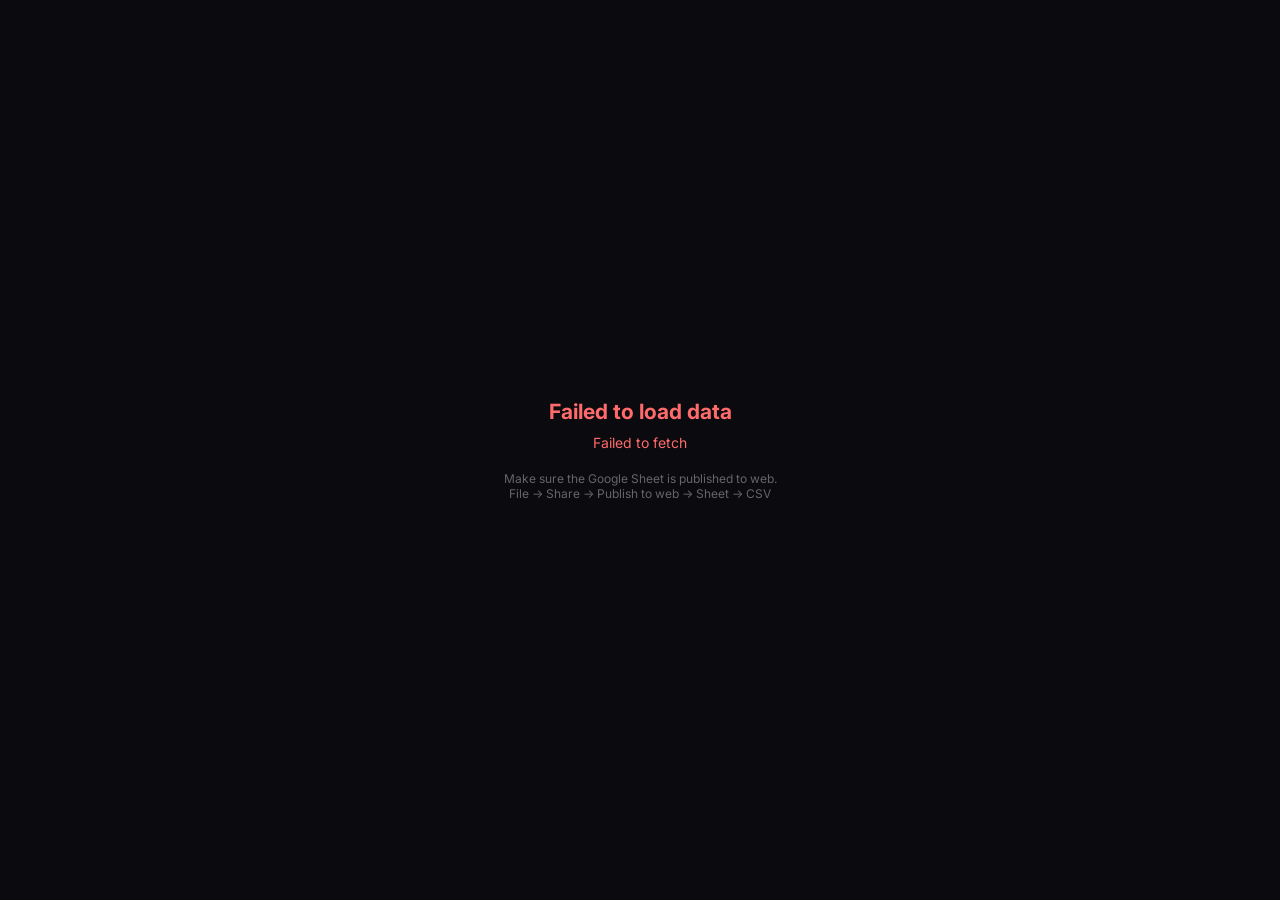
<file: test_gsheet.html>
<!DOCTYPE html>
<html lang="en">
<head>
    <meta charset="UTF-8">
    <meta name="viewport" content="width=device-width, initial-scale=1.0">
    <title>U.S. NAVY FLEET TRACKER - Google Sheet Test</title>
    <script src="https://cdn.plot.ly/plotly-2.27.0.min.js"></script>
    <link href="https://fonts.googleapis.com/css2?family=Inter:wght@400;500;600;700&display=swap" rel="stylesheet">
    <style>
        * { margin: 0; padding: 0; box-sizing: border-box; }
        body { background: #0a0a0f; color: #e0e0e0; font-family: 'Inter', -apple-system, BlinkMacSystemFont, 'Segoe UI', Roboto, sans-serif; overflow: hidden; height: 100vh; }
        .container { display: grid; grid-template-columns: 1fr 360px; grid-template-rows: auto 1fr; height: 100vh; gap: 0; }
        .header { grid-column: 1 / -1; background: linear-gradient(180deg, #111118 0%, #0a0a0f 100%); border-bottom: 1px solid #1e1e2e; padding: 14px 28px; display: flex; justify-content: space-between; align-items: center; }
        .header-left { display: flex; align-items: center; gap: 20px; }
        .logo { font-size: 20px; font-weight: 700; color: #00ff88; letter-spacing: 1px; }
        .logo-sub { font-size: 11px; font-weight: 500; color: #666; letter-spacing: 2px; margin-top: 2px; text-transform: uppercase; }
        .test-badge { background: #ff6b6b; color: #fff; font-size: 10px; font-weight: 700; padding: 4px 10px; border-radius: 4px; margin-left: 12px; }
        .status-bar { display: flex; gap: 40px; }
        .stat { text-align: center; }
        .stat-value { font-size: 32px; font-weight: 700; color: #00ffff; }
        .stat-value.cvn { color: #ff6b6b; }
        .stat-value.amphib { color: #4ecdc4; }
        .stat-label { font-size: 10px; font-weight: 600; color: #555; letter-spacing: 1.5px; text-transform: uppercase; margin-top: 2px; }
        .timestamp { font-size: 11px; color: #444; font-weight: 500; }
        .timestamp span { color: #00ff88; }
        .globe-container { background: #0a0a0f; position: relative; }
        #globe { width: 100%; height: 100%; }
        .side-panel { background: #0d0d14; border-left: 1px solid #1e1e2e; display: flex; flex-direction: column; overflow: hidden; }
        .panel-header { padding: 16px 20px; border-bottom: 1px solid #1e1e2e; }
        .panel-title { font-size: 12px; font-weight: 600; color: #00ff88; letter-spacing: 2px; text-transform: uppercase; }
        .ship-list { flex: 1; overflow-y: auto; padding: 12px; }
        .ship-list::-webkit-scrollbar { width: 5px; }
        .ship-list::-webkit-scrollbar-track { background: #0a0a0f; }
        .ship-list::-webkit-scrollbar-thumb { background: #333; border-radius: 3px; }
        .location-group { margin-bottom: 16px; }
        .location-header { display: flex; align-items: center; gap: 8px; padding: 8px 12px; background: rgba(0, 255, 136, 0.05); border-radius: 6px; margin-bottom: 8px; cursor: pointer; transition: background 0.2s; }
        .location-header:hover { background: rgba(0, 255, 136, 0.1); }
        .location-name { flex: 1; font-size: 12px; font-weight: 600; color: #00ff88; }
        .location-count { font-size: 11px; font-weight: 600; color: #888; background: rgba(255,255,255,0.05); padding: 2px 8px; border-radius: 10px; }
        .ship-card { background: rgba(255, 255, 255, 0.02); border: 1px solid #1e1e2e; border-radius: 8px; margin-bottom: 6px; margin-left: 12px; padding: 12px 14px; cursor: pointer; transition: all 0.15s ease; }
        .ship-card:hover { border-color: #333; background: rgba(255, 255, 255, 0.04); }
        .ship-card.active { border-color: #00ffff; background: rgba(0, 255, 255, 0.08); }
        .ship-card.cvn { border-left: 3px solid #ff6b6b; }
        .ship-card.amphib { border-left: 3px solid #4ecdc4; }
        .ship-header { display: flex; justify-content: space-between; align-items: center; margin-bottom: 4px; }
        .ship-hull { font-size: 14px; font-weight: 700; color: #fff; }
        .ship-hull.cvn { color: #ff6b6b; }
        .ship-hull.amphib { color: #4ecdc4; }
        .ship-type { font-size: 9px; font-weight: 600; padding: 3px 8px; border-radius: 4px; background: rgba(255, 255, 255, 0.06); color: #888; }
        .ship-name { font-size: 12px; color: #777; font-weight: 500; }
        .ship-date { font-size: 10px; color: #444; margin-top: 4px; font-weight: 500; }
        .detail-panel { background: #111118; border-top: 1px solid #1e1e2e; padding: 16px; max-height: 280px; overflow-y: auto; }
        .detail-panel.hidden { display: none; }
        .detail-header { display: flex; justify-content: space-between; align-items: center; margin-bottom: 14px; }
        .detail-title { font-size: 15px; font-weight: 700; color: #00ffff; }
        .detail-close { cursor: pointer; color: #555; font-size: 18px; width: 24px; height: 24px; display: flex; align-items: center; justify-content: center; border-radius: 4px; }
        .detail-close:hover { color: #ff6b6b; background: rgba(255, 107, 107, 0.1); }
        .detail-row { display: flex; margin-bottom: 8px; }
        .detail-label { width: 70px; font-size: 10px; font-weight: 600; color: #444; text-transform: uppercase; }
        .detail-value { flex: 1; font-size: 13px; color: #aaa; font-weight: 500; }
        .detail-status { font-size: 12px; color: #00ff88; line-height: 1.6; padding: 12px; background: rgba(0, 0, 0, 0.3); border-radius: 6px; margin-top: 12px; }
        .filter-bar { padding: 12px 16px; border-bottom: 1px solid #1e1e2e; display: flex; gap: 8px; }
        .filter-btn { font-family: 'Inter', sans-serif; font-size: 11px; font-weight: 600; padding: 6px 14px; background: transparent; border: 1px solid #2a2a3a; color: #666; cursor: pointer; border-radius: 6px; transition: all 0.15s; }
        .filter-btn:hover { border-color: #444; color: #999; }
        .filter-btn.active { background: rgba(0, 255, 136, 0.1); border-color: #00ff88; color: #00ff88; }
        .attribution { padding: 10px 16px; border-top: 1px solid #1e1e2e; font-size: 10px; color: #444; text-align: center; }
        .btn-group { display: flex; gap: 12px; align-items: center; }
        .carrier-btn { font-family: 'Inter', sans-serif; font-size: 12px; font-weight: 600; padding: 10px 20px; background: linear-gradient(135deg, #ff6b6b 0%, #cc4444 100%); border: none; color: #fff; cursor: pointer; border-radius: 8px; transition: all 0.2s; box-shadow: 0 2px 8px rgba(255, 107, 107, 0.3); }
        .carrier-btn:hover { transform: translateY(-2px); box-shadow: 0 4px 16px rgba(255, 107, 107, 0.4); }
        .cocom-dropdown { position: relative; }
        .cocom-btn { font-family: 'Inter', sans-serif; font-size: 12px; font-weight: 600; padding: 10px 20px; background: linear-gradient(135deg, #4ecdc4 0%, #2a9d8f 100%); border: none; color: #fff; cursor: pointer; border-radius: 8px; transition: all 0.2s; box-shadow: 0 2px 8px rgba(78, 205, 196, 0.3); display: flex; align-items: center; gap: 8px; }
        .cocom-btn:hover { transform: translateY(-2px); box-shadow: 0 4px 16px rgba(78, 205, 196, 0.4); }
        .cocom-btn::after { content: '▼'; font-size: 8px; }
        .cocom-menu { position: absolute; top: 100%; left: 0; margin-top: 8px; background: #111118; border: 1px solid #2a2a3a; border-radius: 10px; min-width: 180px; overflow: hidden; opacity: 0; visibility: hidden; transform: translateY(-10px); transition: all 0.2s; z-index: 100; box-shadow: 0 10px 40px rgba(0,0,0,0.5); }
        .cocom-dropdown.open .cocom-menu { opacity: 1; visibility: visible; transform: translateY(0); }
        .cocom-item { padding: 12px 16px; cursor: pointer; font-size: 12px; font-weight: 500; color: #888; transition: all 0.15s; border-bottom: 1px solid #1e1e2e; }
        .cocom-item:last-child { border-bottom: none; }
        .cocom-item:hover { background: rgba(78, 205, 196, 0.1); color: #4ecdc4; }
        .cocom-panel { position: absolute; bottom: 20px; left: 20px; background: rgba(17, 17, 24, 0.95); border: 1px solid #2a2a3a; border-radius: 12px; width: 320px; max-height: 300px; overflow: hidden; opacity: 0; visibility: hidden; transform: translateY(20px); transition: all 0.3s; z-index: 50; box-shadow: 0 10px 40px rgba(0,0,0,0.5); }
        .cocom-panel.visible { opacity: 1; visibility: visible; transform: translateY(0); }
        .cocom-panel-header { padding: 14px 16px; border-bottom: 1px solid #1e1e2e; display: flex; justify-content: space-between; align-items: center; background: linear-gradient(180deg, rgba(78, 205, 196, 0.1) 0%, transparent 100%); }
        .cocom-panel-title { font-size: 13px; font-weight: 700; color: #4ecdc4; }
        .cocom-panel-close { cursor: pointer; color: #555; font-size: 18px; width: 24px; height: 24px; display: flex; align-items: center; justify-content: center; border-radius: 4px; }
        .cocom-panel-close:hover { color: #ff6b6b; background: rgba(255,107,107,0.1); }
        .cocom-panel-body { padding: 12px; max-height: 240px; overflow-y: auto; }
        .cocom-ship { display: flex; align-items: center; gap: 10px; padding: 8px 10px; border-radius: 6px; cursor: pointer; transition: background 0.15s; }
        .cocom-ship:hover { background: rgba(255,255,255,0.05); }
        .cocom-ship-icon { width: 8px; height: 8px; border-radius: 2px; }
        .cocom-ship-icon.cvn { background: #ff6b6b; }
        .cocom-ship-icon.amphib { background: #4ecdc4; }
        .cocom-ship-hull { font-size: 12px; font-weight: 600; color: #fff; width: 55px; }
        .cocom-ship-name { font-size: 11px; color: #666; flex: 1; }
        .cocom-ship-loc { font-size: 10px; color: #4ecdc4; }
        .modal-overlay { position: fixed; top: 0; left: 0; right: 0; bottom: 0; background: rgba(0, 0, 0, 0.85); display: flex; align-items: center; justify-content: center; z-index: 1000; opacity: 0; visibility: hidden; transition: all 0.3s ease; }
        .modal-overlay.visible { opacity: 1; visibility: visible; }
        .modal { background: #111118; border: 1px solid #2a2a3a; border-radius: 16px; width: 90%; max-width: 700px; max-height: 85vh; overflow: hidden; transform: scale(0.9); transition: transform 0.3s ease; box-shadow: 0 20px 60px rgba(0, 0, 0, 0.5); }
        .modal-overlay.visible .modal { transform: scale(1); }
        .modal-header { padding: 20px 24px; border-bottom: 1px solid #1e1e2e; display: flex; justify-content: space-between; align-items: center; background: linear-gradient(180deg, #1a1a22 0%, #111118 100%); }
        .modal-title { font-size: 18px; font-weight: 700; color: #ff6b6b; }
        .modal-subtitle { font-size: 11px; color: #666; margin-top: 4px; }
        .modal-close { cursor: pointer; color: #555; font-size: 24px; width: 36px; height: 36px; display: flex; align-items: center; justify-content: center; border-radius: 8px; }
        .modal-close:hover { color: #ff6b6b; background: rgba(255, 107, 107, 0.1); }
        .modal-body { padding: 16px 24px 24px; overflow-y: auto; max-height: calc(85vh - 100px); }
        .carrier-grid { display: grid; grid-template-columns: repeat(auto-fill, minmax(200px, 1fr)); gap: 12px; }
        .carrier-item { background: rgba(255, 107, 107, 0.05); border: 1px solid rgba(255, 107, 107, 0.2); border-radius: 10px; padding: 14px 16px; cursor: pointer; transition: all 0.15s; }
        .carrier-item:hover { background: rgba(255, 107, 107, 0.1); border-color: rgba(255, 107, 107, 0.4); transform: translateY(-2px); }
        .carrier-hull { font-size: 16px; font-weight: 700; color: #ff6b6b; margin-bottom: 4px; }
        .carrier-name { font-size: 12px; color: #888; margin-bottom: 8px; }
        .carrier-location { font-size: 11px; color: #00ff88; font-weight: 600; padding: 4px 10px; background: rgba(0, 255, 136, 0.1); border-radius: 4px; display: inline-block; }
        .loading-overlay { position: fixed; top: 0; left: 0; right: 0; bottom: 0; background: #0a0a0f; display: flex; flex-direction: column; align-items: center; justify-content: center; z-index: 2000; }
        .loading-overlay.hidden { display: none; }
        .loading-spinner { width: 50px; height: 50px; border: 3px solid #1e1e2e; border-top-color: #00ff88; border-radius: 50%; animation: spin 1s linear infinite; }
        @keyframes spin { to { transform: rotate(360deg); } }
        .loading-text { margin-top: 20px; font-size: 14px; color: #00ff88; }
        .loading-subtext { margin-top: 8px; font-size: 11px; color: #666; }
        .error-message { color: #ff6b6b; font-size: 14px; text-align: center; padding: 20px; }
    </style>
</head>
<body>
    <div class="loading-overlay" id="loadingOverlay">
        <div class="loading-spinner"></div>
        <div class="loading-text">Loading Fleet Data...</div>
        <div class="loading-subtext">Fetching from Google Sheets</div>
    </div>

    <div class="container">
        <header class="header">
            <div class="header-left">
                <div>
                    <div class="logo">U.S. NAVY FLEET TRACKER <span class="test-badge">GSHEET TEST</span></div>
                    <div class="logo-sub">Carrier And Amphibious Assault Ship Tracker</div>
                </div>
            </div>
            <div class="status-bar">
                <div class="stat">
                    <div class="stat-value" id="totalCount">--</div>
                    <div class="stat-label">Total Ships</div>
                </div>
                <div class="stat">
                    <div class="stat-value cvn" id="cvnCount">--</div>
                    <div class="stat-label">Carriers</div>
                </div>
                <div class="stat">
                    <div class="stat-value amphib" id="amphibCount">--</div>
                    <div class="stat-label">Amphibs</div>
                </div>
            </div>
            <div style="display: flex; align-items: center; gap: 16px;">
                <div class="btn-group">
                    <button class="carrier-btn" onclick="showCarrierModal()">Where are the carriers?</button>
                    <div class="cocom-dropdown" id="cocomDropdown">
                        <button class="cocom-btn" onclick="toggleCocomMenu()">By Theater</button>
                        <div class="cocom-menu">
                            <div class="cocom-item" onclick="selectCocom('INDOPACOM')">INDOPACOM</div>
                            <div class="cocom-item" onclick="selectCocom('CENTCOM')">CENTCOM</div>
                            <div class="cocom-item" onclick="selectCocom('EUCOM')">EUCOM</div>
                            <div class="cocom-item" onclick="selectCocom('SOUTHCOM')">SOUTHCOM</div>
                            <div class="cocom-item" onclick="selectCocom('CONUS')">CONUS</div>
                        </div>
                    </div>
                </div>
                <div class="timestamp">
                    Data Source: <span>Google Sheets</span>
                </div>
            </div>
        </header>
        <div class="globe-container">
            <div id="globe"></div>
            <div class="cocom-panel" id="cocomPanel">
                <div class="cocom-panel-header">
                    <div class="cocom-panel-title" id="cocomPanelTitle">INDOPACOM</div>
                    <span class="cocom-panel-close" onclick="closeCocomPanel()">&#x2715;</span>
                </div>
                <div class="cocom-panel-body" id="cocomPanelBody"></div>
            </div>
        </div>
        <div class="side-panel">
            <div class="panel-header">
                <div class="panel-title">Fleet Status</div>
            </div>
            <div class="filter-bar">
                <button class="filter-btn active" data-filter="all">All</button>
                <button class="filter-btn" data-filter="CVN">CVN</button>
                <button class="filter-btn" data-filter="LHA">LHA</button>
                <button class="filter-btn" data-filter="LHD">LHD</button>
            </div>
            <div class="ship-list" id="shipList"></div>
            <div class="detail-panel hidden" id="detailPanel">
                <div class="detail-header">
                    <div class="detail-title" id="detailTitle">-</div>
                    <span class="detail-close" onclick="closeDetail()">&#x2715;</span>
                </div>
                <div class="detail-row">
                    <div class="detail-label">Class</div>
                    <div class="detail-value" id="detailClass">-</div>
                </div>
                <div class="detail-row">
                    <div class="detail-label">Location</div>
                    <div class="detail-value" id="detailLocation">-</div>
                </div>
                <div class="detail-row">
                    <div class="detail-label">Region</div>
                    <div class="detail-value" id="detailRegion">-</div>
                </div>
                <div class="detail-row">
                    <div class="detail-label">As Of</div>
                    <div class="detail-value" id="detailDate">-</div>
                </div>
                <div class="detail-status" id="detailStatus">-</div>
            </div>
            <div class="attribution">
                Created by @ianellisjones and IEJ Media<br>
                <span style="color: #4ecdc4;">Data: Google Sheets Integration Test</span>
            </div>
        </div>
    </div>

    <div class="modal-overlay" id="carrierModal" onclick="closeCarrierModal(event)">
        <div class="modal" onclick="event.stopPropagation()">
            <div class="modal-header">
                <div>
                    <div class="modal-title">WHERE ARE THE CARRIERS?</div>
                    <div class="modal-subtitle">Current positions of all U.S. Navy aircraft carriers</div>
                </div>
                <span class="modal-close" onclick="closeCarrierModal()">&times;</span>
            </div>
            <div class="modal-body">
                <div class="carrier-grid" id="carrierGrid"></div>
            </div>
        </div>
    </div>

    <script>
        // Google Sheet CSV URL
        const GOOGLE_SHEET_CSV_URL = 'https://docs.google.com/spreadsheets/d/e/2PACX-1vRGU8xHLjpCXFMcv6WdRwIIIC_P4EHSkrrOBR-T_lKW9phqM-OTYXSZD9lmGk_87Csvxhn7t7Q-SttX/pub?gid=1036878474&output=csv';

        let shipsData = [];
        let activeFilter = 'all';
        let selectedShip = null;

        // COCOM definitions
        const cocomData = {
            'INDOPACOM': { name: 'Indo-Pacific Command', lat: 15, lon: 140, regions: ['WESTPAC', 'INDOPAC', 'PACIFIC', 'INDOPACOM'] },
            'CENTCOM': { name: 'Central Command', lat: 20, lon: 55, regions: ['CENTCOM'] },
            'EUCOM': { name: 'European Command', lat: 45, lon: 10, regions: ['EUCOM'] },
            'SOUTHCOM': { name: 'Southern Command', lat: 10, lon: -75, regions: ['SOUTHCOM'] },
            'CONUS': { name: 'Continental U.S.', lat: 35, lon: -100, regions: ['CONUS'] }
        };

        // Parse CSV line handling quoted values
        function parseCSVLine(line) {
            const result = [];
            let current = '';
            let inQuotes = false;
            for (let i = 0; i < line.length; i++) {
                const char = line[i];
                if (char === '"') {
                    inQuotes = !inQuotes;
                } else if (char === ',' && !inQuotes) {
                    result.push(current.trim());
                    current = '';
                } else {
                    current += char;
                }
            }
            result.push(current.trim());
            return result;
        }

        // Fetch and parse Google Sheet data
        async function fetchSheetData() {
            try {
                const response = await fetch(GOOGLE_SHEET_CSV_URL);
                if (!response.ok) throw new Error(`HTTP ${response.status}`);

                const csvText = await response.text();
                const lines = csvText.trim().split('\n');
                const headers = parseCSVLine(lines[0]).map(h => h.toLowerCase().trim());

                const ships = [];
                for (let i = 1; i < lines.length; i++) {
                    const values = parseCSVLine(lines[i]);
                    const ship = {};
                    headers.forEach((h, idx) => {
                        ship[h] = values[idx] || '';
                    });

                    // Normalize field names and convert types
                    ships.push({
                        hull: ship.hull || '',
                        name: ship.name || '',
                        ship_class: ship.class || ship.ship_class || '',
                        ship_type: ship.type || ship.ship_type || '',
                        location: ship.location || '',
                        lat: parseFloat(ship.lat) || 0,
                        lon: parseFloat(ship.lon) || 0,
                        display_lat: parseFloat(ship.lat) || 0,
                        display_lon: parseFloat(ship.lon) || 0,
                        region: ship.region || 'CONUS',
                        date: ship.date || 'Unknown',
                        status: ship.status || 'Active'
                    });
                }

                return ships;
            } catch (error) {
                console.error('Error fetching sheet:', error);
                throw error;
            }
        }

        function initGlobe() {
            const cvnShips = shipsData.filter(s => s.ship_type === 'CVN');
            const amphibShips = shipsData.filter(s => s.ship_type !== 'CVN');

            const traces = [];

            if (cvnShips.length > 0) {
                traces.push({
                    type: 'scattergeo', mode: 'markers+text',
                    lat: cvnShips.map(s => s.lat), lon: cvnShips.map(s => s.lon),
                    text: cvnShips.map(s => s.hull), textposition: 'top center',
                    textfont: { family: 'Inter, sans-serif', size: 10, color: '#ff6b6b', weight: 600 },
                    hoverinfo: 'text', hovertext: cvnShips.map(s => `<b>${s.hull}</b><br>${s.name}<br>${s.location}`),
                    marker: { size: 12, color: '#ff6b6b', symbol: 'diamond', line: { width: 2, color: '#cc4444' } },
                    name: 'Carriers (CVN)', customdata: cvnShips
                });
            }

            if (amphibShips.length > 0) {
                traces.push({
                    type: 'scattergeo', mode: 'markers+text',
                    lat: amphibShips.map(s => s.lat), lon: amphibShips.map(s => s.lon),
                    text: amphibShips.map(s => s.hull), textposition: 'top center',
                    textfont: { family: 'Inter, sans-serif', size: 9, color: '#4ecdc4', weight: 600 },
                    hoverinfo: 'text', hovertext: amphibShips.map(s => `<b>${s.hull}</b><br>${s.name}<br>${s.location}`),
                    marker: { size: 10, color: '#4ecdc4', symbol: 'circle', line: { width: 2, color: '#2a9d8f' } },
                    name: 'Amphibious Assault Ships (LHA/LHD)', customdata: amphibShips
                });
            }

            const layout = {
                geo: {
                    projection: { type: 'orthographic', rotation: { lon: -100, lat: 25 } },
                    showland: true, landcolor: '#1a1a2e', showocean: true, oceancolor: '#0a0a0f',
                    showlakes: false, showrivers: false, showcountries: true, countrycolor: '#2a2a4e', countrywidth: 0.5,
                    showcoastlines: true, coastlinecolor: '#00ff88', coastlinewidth: 0.8, showframe: false, bgcolor: 'rgba(0,0,0,0)',
                    lonaxis: { showgrid: true, gridcolor: 'rgba(0, 255, 136, 0.08)', gridwidth: 0.5 },
                    lataxis: { showgrid: true, gridcolor: 'rgba(0, 255, 136, 0.08)', gridwidth: 0.5 }
                },
                paper_bgcolor: 'rgba(0,0,0,0)', plot_bgcolor: 'rgba(0,0,0,0)', margin: { t: 0, b: 0, l: 0, r: 0 },
                showlegend: true, legend: { x: 0.02, y: 0.98, bgcolor: 'rgba(10, 10, 15, 0.9)', bordercolor: '#1e1e2e', borderwidth: 1, font: { family: 'Inter, sans-serif', size: 11, color: '#888' } },
                dragmode: 'pan'
            };

            const config = { responsive: true, displayModeBar: true, modeBarButtonsToRemove: ['toImage', 'sendDataToCloud'], displaylogo: false, scrollZoom: true };
            Plotly.newPlot('globe', traces, layout, config);

            document.getElementById('globe').on('plotly_click', function(data) {
                if (data.points && data.points.length > 0) {
                    const ship = data.points[0].customdata;
                    if (ship) {
                        showDetail(ship);
                        highlightShipCard(ship.hull);
                    }
                }
            });
        }

        function renderShipList() {
            const container = document.getElementById('shipList');
            const filtered = activeFilter === 'all' ? shipsData : shipsData.filter(s => s.ship_type === activeFilter);
            const grouped = {};
            filtered.forEach(ship => { if (!grouped[ship.location]) grouped[ship.location] = []; grouped[ship.location].push(ship); });
            const sortedLocations = Object.keys(grouped).sort((a, b) => grouped[b].length - grouped[a].length);
            let html = '';
            sortedLocations.forEach(location => {
                const ships = grouped[location];
                const count = ships.length;
                html += `<div class="location-group"><div class="location-header" onclick="rotateToLocation('${location}')"><span class="location-name">${location}</span><span class="location-count">${count} ship${count > 1 ? 's' : ''}</span></div>`;
                ships.forEach(ship => {
                    const typeClass = ship.ship_type === 'CVN' ? 'cvn' : 'amphib';
                    html += `<div class="ship-card ${typeClass}" data-hull="${ship.hull}" onclick="selectShip('${ship.hull}')"><div class="ship-header"><span class="ship-hull ${typeClass}">${ship.hull}</span><span class="ship-type">${ship.ship_type}</span></div><div class="ship-name">${ship.name}</div><div class="ship-date">As of ${ship.date}</div></div>`;
                });
                html += '</div>';
            });
            container.innerHTML = html;
        }

        function rotateToLocation(location) {
            const ship = shipsData.find(s => s.location === location);
            if (ship) Plotly.relayout('globe', { 'geo.projection.rotation.lon': ship.lon, 'geo.projection.rotation.lat': Math.max(-60, Math.min(60, ship.lat)) });
        }

        function selectShip(hull) {
            const ship = shipsData.find(s => s.hull === hull);
            if (ship) {
                showDetail(ship);
                highlightShipCard(hull);
                Plotly.relayout('globe', { 'geo.projection.rotation.lon': ship.lon, 'geo.projection.rotation.lat': Math.max(-60, Math.min(60, ship.lat)) });
            }
        }

        function highlightShipCard(hull) {
            document.querySelectorAll('.ship-card').forEach(card => card.classList.remove('active'));
            const card = document.querySelector(`.ship-card[data-hull="${hull}"]`);
            if (card) { card.classList.add('active'); card.scrollIntoView({ behavior: 'smooth', block: 'center' }); }
        }

        function showDetail(ship) {
            selectedShip = ship;
            document.getElementById('detailPanel').classList.remove('hidden');
            document.getElementById('detailTitle').textContent = `${ship.hull} - ${ship.name}`;
            document.getElementById('detailClass').textContent = `${ship.ship_class}-class ${ship.ship_type}`;
            document.getElementById('detailLocation').textContent = ship.location;
            document.getElementById('detailRegion').textContent = ship.region;
            document.getElementById('detailDate').textContent = ship.date;
            document.getElementById('detailStatus').textContent = ship.status;
        }

        function closeDetail() {
            document.getElementById('detailPanel').classList.add('hidden');
            document.querySelectorAll('.ship-card').forEach(card => card.classList.remove('active'));
            selectedShip = null;
        }

        function toggleCocomMenu() {
            document.getElementById('cocomDropdown').classList.toggle('open');
        }

        function selectCocom(cocom) {
            document.getElementById('cocomDropdown').classList.remove('open');
            const data = cocomData[cocom];
            Plotly.relayout('globe', { 'geo.projection.rotation.lon': data.lon, 'geo.projection.rotation.lat': data.lat });
            const cocomShips = shipsData.filter(s => data.regions.includes(s.region));
            document.getElementById('cocomPanelTitle').textContent = data.name + ' (' + cocomShips.length + ' ships)';
            let html = '';
            if (cocomShips.length === 0) {
                html = '<div style="color:#666;font-size:12px;padding:10px;">No ships currently in this theater</div>';
            } else {
                cocomShips.forEach(ship => {
                    const typeClass = ship.ship_type === 'CVN' ? 'cvn' : 'amphib';
                    html += `<div class="cocom-ship" onclick="selectShip('${ship.hull}')">
                        <div class="cocom-ship-icon ${typeClass}"></div>
                        <span class="cocom-ship-hull">${ship.hull}</span>
                        <span class="cocom-ship-name">${ship.name}</span>
                        <span class="cocom-ship-loc">${ship.location}</span>
                    </div>`;
                });
            }
            document.getElementById('cocomPanelBody').innerHTML = html;
            document.getElementById('cocomPanel').classList.add('visible');
        }

        function closeCocomPanel() {
            document.getElementById('cocomPanel').classList.remove('visible');
        }

        document.addEventListener('click', function(e) {
            if (!e.target.closest('.cocom-dropdown')) {
                document.getElementById('cocomDropdown').classList.remove('open');
            }
        });

        document.querySelectorAll('.filter-btn').forEach(btn => {
            btn.addEventListener('click', function() {
                document.querySelectorAll('.filter-btn').forEach(b => b.classList.remove('active'));
                this.classList.add('active');
                activeFilter = this.dataset.filter;
                renderShipList();
            });
        });

        function showCarrierModal() {
            const carriers = shipsData.filter(s => s.ship_type === 'CVN').sort((a, b) => {
                const numA = parseInt(a.hull.replace('CVN', ''));
                const numB = parseInt(b.hull.replace('CVN', ''));
                return numA - numB;
            });
            const grid = document.getElementById('carrierGrid');
            grid.innerHTML = carriers.map(c => `
                <div class="carrier-item" onclick="selectCarrierFromModal('${c.hull}')">
                    <div class="carrier-hull">${c.hull}</div>
                    <div class="carrier-name">${c.name}</div>
                    <div class="carrier-location">${c.location}</div>
                </div>
            `).join('');
            document.getElementById('carrierModal').classList.add('visible');
            document.body.style.overflow = 'hidden';
        }

        function closeCarrierModal(event) {
            if (event && event.target !== event.currentTarget) return;
            document.getElementById('carrierModal').classList.remove('visible');
            document.body.style.overflow = '';
        }

        function selectCarrierFromModal(hull) {
            closeCarrierModal();
            selectShip(hull);
        }

        document.addEventListener('keydown', function(e) {
            if (e.key === 'Escape') {
                closeCarrierModal();
                closeCocomPanel();
            }
        });

        // Initialize
        async function init() {
            try {
                shipsData = await fetchSheetData();

                // Update counts
                const cvnCount = shipsData.filter(s => s.ship_type === 'CVN').length;
                const amphibCount = shipsData.filter(s => s.ship_type === 'LHA' || s.ship_type === 'LHD').length;
                document.getElementById('totalCount').textContent = shipsData.length;
                document.getElementById('cvnCount').textContent = cvnCount;
                document.getElementById('amphibCount').textContent = amphibCount;

                // Hide loading overlay
                document.getElementById('loadingOverlay').classList.add('hidden');

                // Initialize components
                initGlobe();
                renderShipList();

                console.log(`Loaded ${shipsData.length} ships from Google Sheets`);
            } catch (error) {
                document.getElementById('loadingOverlay').innerHTML = `
                    <div class="error-message">
                        <h2 style="color: #ff6b6b; margin-bottom: 10px;">Failed to load data</h2>
                        <p>${error.message}</p>
                        <p style="margin-top: 20px; font-size: 12px; color: #666;">
                            Make sure the Google Sheet is published to web.<br>
                            File → Share → Publish to web → Sheet → CSV
                        </p>
                    </div>
                `;
            }
        }

        init();
    </script>
</body>
</html>
</file>
<file: osint-v2/style.css>
@import url('https://fonts.googleapis.com/css2?family=Inter:wght@300;400;500;600&display=swap');

:root {
  --bg-primary: #0B0D0F;
  --bg-secondary: #12151A;
  --bg-tertiary: #1A1E25;
  --bg-elevated: #1E2229;
  --border-primary: #2A2E35;
  --border-secondary: #363B44;
  --text-primary: #E8EAED;
  --text-secondary: #9AA0A8;
  --text-tertiary: #6B7280;
  --accent-blue: #3B82F6;
  --accent-blue-dim: #1E3A5F;
  --accent-red: #EF4444;
  --accent-red-dim: #3F1515;
  --accent-green: #22C55E;
  --accent-green-dim: #153F1E;
  --accent-amber: #F59E0B;
  --accent-amber-dim: #3F3015;
  --accent-purple: #A855F7;
  --accent-purple-dim: #2D1553;
  --accent-cyan: #06B6D4;
  --accent-cyan-dim: #153F3F;
  --text-xs: 10px;
  --text-sm: 11px;
  --text-base: 12px;
  --text-lg: 13px;
  --text-xl: 15px;
  --text-2xl: 18px;
  --text-hero: 32px;
}

*, *::before, *::after {
  margin: 0;
  padding: 0;
  box-sizing: border-box;
}

html, body {
  width: 100%;
  height: 100%;
  overflow: hidden;
  background: var(--bg-primary);
  color: var(--text-primary);
  font-family: 'Inter', -apple-system, BlinkMacSystemFont, sans-serif;
  -webkit-font-smoothing: antialiased;
  font-size: var(--text-base);
  line-height: 18px;
}

::-webkit-scrollbar { width: 6px; }
::-webkit-scrollbar-track { background: transparent; }
::-webkit-scrollbar-thumb { background: var(--border-primary); border-radius: 3px; }
::-webkit-scrollbar-thumb:hover { background: var(--border-secondary); }

/* LAYOUT */
#app {
  display: flex;
  flex-direction: column;
  height: 100vh;
  width: 100vw;
}

/* TOP BAR */
#topbar {
  height: 44px;
  min-height: 44px;
  background: var(--bg-secondary);
  border-bottom: 1px solid var(--border-primary);
  display: flex;
  align-items: center;
  justify-content: space-between;
  padding: 0 16px;
  z-index: 100;
}

.topbar-left {
  display: flex;
  align-items: center;
  gap: 12px;
}

.topbar-icon {
  width: 18px;
  height: 18px;
  color: var(--accent-blue);
}

.op-name {
  font-size: 16px;
  font-weight: 600;
  letter-spacing: 0.1em;
  color: var(--text-primary);
  text-transform: uppercase;
}

.topbar-divider {
  width: 1px;
  height: 20px;
  background: var(--border-secondary);
}

.op-sub {
  font-size: var(--text-sm);
  font-weight: 400;
  color: var(--text-secondary);
  text-transform: uppercase;
}

.topbar-center {
  display: flex;
  align-items: center;
  gap: 16px;
}

.h-counter {
  font-size: var(--text-hero);
  font-weight: 300;
  font-variant-numeric: tabular-nums;
  color: var(--text-primary);
  letter-spacing: 0.02em;
}

.day-counter {
  font-size: var(--text-lg);
  color: var(--text-secondary);
  font-weight: 400;
}

.utc-clock {
  font-size: var(--text-sm);
  color: var(--text-tertiary);
  font-variant-numeric: tabular-nums;
  font-feature-settings: "tnum";
}

.topbar-right {
  display: flex;
  align-items: center;
  gap: 12px;
}

.live-indicator {
  display: flex;
  align-items: center;
  gap: 4px;
}

.live-dot {
  width: 6px;
  height: 6px;
  border-radius: 50%;
  background: var(--accent-green);
  animation: pulse-dot 2s ease-in-out infinite;
}

@keyframes pulse-dot {
  0%, 100% { opacity: 1; }
  50% { opacity: 0.4; }
}

.live-text {
  font-size: var(--text-xs);
  text-transform: uppercase;
  color: var(--accent-green);
  font-weight: 500;
  letter-spacing: 0.04em;
}

.btn-ghost {
  background: transparent;
  border: 1px solid var(--border-primary);
  color: var(--text-secondary);
  padding: 4px 10px;
  border-radius: 3px;
  font-size: var(--text-sm);
  text-transform: uppercase;
  letter-spacing: 0.04em;
  cursor: pointer;
  font-family: inherit;
  transition: background 0.15s, border-color 0.15s, color 0.15s;
}

.btn-ghost:hover {
  background: var(--bg-tertiary);
}

.btn-ghost:active, .btn-ghost.active {
  background: var(--accent-blue-dim);
  border-color: var(--accent-blue);
  color: var(--accent-blue);
}

.last-updated {
  font-size: var(--text-xs);
  color: var(--text-tertiary);
}

/* MAIN CONTENT */
#main {
  flex: 1;
  display: flex;
  min-height: 0;
}

/* LEFT PANEL */
#left-panel {
  width: 300px;
  min-width: 300px;
  background: var(--bg-secondary);
  border-right: 1px solid var(--border-primary);
  display: flex;
  flex-direction: column;
  overflow: hidden;
}

/* CENTER COLUMN */
#center-column {
  flex: 1;
  display: flex;
  flex-direction: column;
  min-width: 0;
}

#center-top {
  flex: 2;
  position: relative;
  min-height: 0;
  background: var(--bg-primary);
}

#center-bottom {
  flex: 1;
  min-height: 0;
  background: var(--bg-secondary);
  border-top: 1px solid var(--border-primary);
  display: flex;
}

/* RIGHT PANEL */
#right-panel {
  width: 300px;
  min-width: 300px;
  background: var(--bg-secondary);
  border-left: 1px solid var(--border-primary);
  display: flex;
  flex-direction: column;
  overflow: hidden;
}

#osint-feed {
  flex: 1;
  display: flex;
  flex-direction: column;
  overflow: hidden;
  border-bottom: 1px solid var(--border-secondary);
}

#dvids-feed {
  flex: 1;
  display: flex;
  flex-direction: column;
  overflow: hidden;
}

/* BOTTOM BAR */
#bottombar {
  height: 24px;
  min-height: 24px;
  background: var(--bg-secondary);
  border-top: 1px solid var(--border-primary);
  display: flex;
  align-items: center;
  justify-content: space-between;
  padding: 0 16px;
  font-size: 9px;
  color: var(--text-tertiary);
}

/* PANEL HEADER */
.panel-header {
  padding: 10px 16px 8px;
  border-bottom: 1px solid var(--border-primary);
  flex-shrink: 0;
}

.panel-title {
  font-size: var(--text-sm);
  font-weight: 500;
  text-transform: uppercase;
  letter-spacing: 0.06em;
  color: var(--text-secondary);
}

.panel-subtitle {
  font-size: var(--text-xs);
  color: var(--text-tertiary);
  margin-top: 2px;
}

.panel-body {
  flex: 1;
  overflow-y: auto;
  overflow-x: hidden;
}

/* FEED ITEMS */
.feed-item {
  padding: 8px 16px;
  cursor: pointer;
  transition: background 0.1s;
  border-bottom: 1px solid var(--border-primary);
}

.feed-item:nth-child(odd) {
  background: var(--bg-secondary);
}

.feed-item:nth-child(even) {
  background: var(--bg-tertiary);
}

.feed-item:hover {
  background: var(--bg-tertiary) !important;
}

.feed-meta {
  display: flex;
  align-items: center;
  gap: 8px;
  margin-bottom: 4px;
}

.feed-source {
  font-size: 9px;
  font-weight: 600;
  text-transform: uppercase;
  letter-spacing: 0.04em;
  padding: 1px 5px;
  border-radius: 2px;
  line-height: 14px;
  background: rgba(107, 114, 128, 0.15) !important;
  color: #9AA0A8 !important;
}

.feed-time {
  font-size: var(--text-xs);
  color: var(--text-tertiary);
}

.feed-title {
  font-size: var(--text-base);
  color: var(--text-primary);
  line-height: 16px;
  display: -webkit-box;
  -webkit-line-clamp: 2;
  -webkit-box-orient: vertical;
  overflow: hidden;
}

/* OSINT ITEMS */
.osint-item {
  padding: 8px 16px;
  cursor: pointer;
  transition: background 0.1s;
  border-bottom: 1px solid var(--border-primary);
}

.osint-item:nth-child(odd) {
  background: var(--bg-secondary);
}

.osint-item:nth-child(even) {
  background: var(--bg-tertiary);
}

.osint-item:hover {
  background: var(--bg-tertiary) !important;
}

.osint-handle {
  font-size: var(--text-sm);
  font-weight: 600;
  color: var(--accent-blue);
}

.osint-text {
  font-size: var(--text-base);
  color: var(--text-primary);
  line-height: 16px;
  margin-top: 3px;
  display: -webkit-box;
  -webkit-line-clamp: 3;
  -webkit-box-orient: vertical;
  overflow: hidden;
}

/* DVIDS ITEMS */
.dvids-item {
  padding: 8px 16px;
  cursor: pointer;
  transition: background 0.1s;
  border-bottom: 1px solid var(--border-primary);
}

.dvids-item:nth-child(odd) { background: var(--bg-secondary); }
.dvids-item:nth-child(even) { background: var(--bg-tertiary); }
.dvids-item:hover { background: var(--bg-tertiary) !important; }

.dvids-unit {
  font-size: var(--text-xs);
  color: var(--text-tertiary);
  margin-top: 2px;
}

/* TYPE BADGES */
.badge {
  font-size: 9px;
  font-weight: 600;
  text-transform: uppercase;
  letter-spacing: 0.04em;
  padding: 1px 5px;
  border-radius: 2px;
  line-height: 14px;
  display: inline-block;
}

.badge-video { background: var(--accent-purple-dim); color: var(--accent-purple); }
.badge-news { background: var(--accent-blue-dim); color: var(--accent-blue); }
.badge-image { background: var(--accent-green-dim); color: var(--accent-green); }
.badge-audio { background: var(--accent-amber-dim); color: var(--accent-amber); }

/* SKELETON LOADING */
.skeleton {
  background: var(--bg-tertiary);
  border-radius: 2px;
  animation: skeleton-pulse 1.5s ease-in-out infinite;
}

@keyframes skeleton-pulse {
  0%, 100% { opacity: 0.3; }
  50% { opacity: 0.7; }
}

.skeleton-line {
  height: 10px;
  margin: 6px 16px;
  border-radius: 2px;
}

.skeleton-line.short { width: 40%; }
.skeleton-line.medium { width: 70%; }
.skeleton-line.long { width: 90%; }

/* GLOBE */
#globe-container {
  width: 100%;
  height: 100%;
  position: relative;
}

#globe {
  width: 100%;
  height: 100%;
}

/* MAP LEGEND - top right, always visible */
#map-legend {
  position: absolute;
  top: 8px;
  right: 8px;
  z-index: 50;
}

.legend-panel {
  background: rgba(18, 21, 26, 0.85);
  border: 1px solid var(--border-secondary);
  border-radius: 4px;
  padding: 8px 12px;
  min-width: 160px;
  display: block;
}

.legend-panel.open { display: block; }

.legend-item {
  display: flex;
  align-items: center;
  gap: 8px;
  padding: 3px 0;
  cursor: pointer;
  font-size: var(--text-sm);
  color: var(--text-primary);
  user-select: none;
}

.legend-item.disabled {
  opacity: 0.3;
}

.legend-dot {
  width: 8px;
  height: 8px;
  border-radius: 50%;
  flex-shrink: 0;
}

.legend-count {
  margin-left: auto;
  color: var(--text-tertiary);
  font-size: var(--text-xs);
  font-variant-numeric: tabular-nums;
}

.legend-total {
  border-top: 1px solid var(--border-secondary);
  margin-top: 6px;
  padding-top: 6px;
  font-size: var(--text-sm);
  color: var(--text-secondary);
  text-align: right;
  font-variant-numeric: tabular-nums;
}

/* MAP CONTROLS */
.map-controls {
  position: absolute;
  bottom: 12px;
  right: 12px;
  z-index: 50;
  display: flex;
  flex-direction: column;
  gap: 1px;
}

.map-btn {
  width: 28px;
  height: 28px;
  background: var(--bg-elevated);
  border: 1px solid var(--border-secondary);
  color: var(--text-secondary);
  cursor: pointer;
  display: flex;
  align-items: center;
  justify-content: center;
  font-size: 14px;
  font-family: inherit;
}

.map-btn:first-child { border-radius: 4px 4px 0 0; }
.map-btn:last-child { border-radius: 0 0 4px 4px; }
.map-btn:hover { background: var(--bg-tertiary); }

/* SHIP CALLOUT */
.ship-callout {
  position: absolute;
  background: var(--bg-elevated);
  border: 1px solid var(--border-secondary);
  border-radius: 4px;
  padding: 10px 14px;
  max-width: 280px;
  z-index: 200;
  pointer-events: none;
  font-size: var(--text-sm);
  box-shadow: 0 4px 12px rgba(0,0,0,0.5);
}

.callout-name {
  font-size: var(--text-lg);
  font-weight: 500;
  color: var(--text-primary);
  display: flex;
  align-items: center;
  gap: 6px;
}

.callout-hull {
  font-size: var(--text-sm);
  color: var(--text-secondary);
  margin-top: 2px;
}

.callout-row {
  display: flex;
  gap: 12px;
  margin-top: 6px;
}

.callout-label {
  font-size: var(--text-xs);
  color: var(--text-tertiary);
  text-transform: uppercase;
  letter-spacing: 0.06em;
  width: 50px;
}

.callout-value {
  font-size: var(--text-sm);
  color: var(--text-primary);
}

.callout-caret {
  position: absolute;
  width: 8px;
  height: 8px;
  background: var(--bg-elevated);
  border-left: 1px solid var(--border-secondary);
  border-bottom: 1px solid var(--border-secondary);
  transform: rotate(45deg);
  left: -5px;
  top: 16px;
}

/* CENTER BOTTOM - STATS DASHBOARD */
#stats-section, #force-section, #events-section {
  flex: 1;
  display: flex;
  flex-direction: column;
  overflow: hidden;
  border-right: 1px solid var(--border-primary);
}

#events-section {
  border-right: none;
}

/* STAT CARDS */
.stats-grid {
  display: grid;
  grid-template-columns: 1fr 1fr 1fr;
  gap: 1px;
  padding: 8px;
  flex: 1;
  overflow-y: auto;
}

.stat-card {
  padding: 8px 10px;
  background: var(--bg-tertiary);
  border-radius: 2px;
}

.stat-label {
  font-size: 9px;
  text-transform: uppercase;
  letter-spacing: 0.06em;
  color: var(--text-secondary);
  font-weight: 500;
  line-height: 12px;
}

.stat-value {
  font-size: 24px;
  font-weight: 300;
  color: var(--text-primary);
  font-variant-numeric: tabular-nums;
  line-height: 30px;
}

/* FORCE TABLE */
.force-table-wrap {
  flex: 1;
  overflow-y: auto;
  overflow-x: hidden;
}

.force-table {
  width: 100%;
  border-collapse: collapse;
  font-size: var(--text-xs);
}

.force-table th {
  position: sticky;
  top: 0;
  background: var(--bg-secondary);
  font-size: 9px;
  text-transform: uppercase;
  letter-spacing: 0.06em;
  color: var(--text-tertiary);
  font-weight: 500;
  text-align: left;
  padding: 6px 8px;
  cursor: pointer;
  border-bottom: 1px solid var(--border-primary);
  white-space: nowrap;
  user-select: none;
  z-index: 5;
}

.force-table th:hover {
  color: var(--text-secondary);
}

.force-table td {
  padding: 4px 8px;
  white-space: nowrap;
  overflow: hidden;
  text-overflow: ellipsis;
  color: var(--text-primary);
  font-size: var(--text-xs);
  line-height: 18px;
}

.force-table tr {
  height: 26px;
  cursor: pointer;
  transition: background 0.1s;
}

.force-table tbody tr:nth-child(odd) { background: var(--bg-secondary); }
.force-table tbody tr:nth-child(even) { background: var(--bg-tertiary); }
.force-table tbody tr:hover { background: var(--bg-elevated) !important; }

.status-dot {
  display: inline-block;
  width: 6px;
  height: 6px;
  border-radius: 50%;
  margin-right: 4px;
}

.status-on-station { background: var(--accent-green); }
.status-in-port { background: var(--accent-blue); }
.status-in-transit { background: var(--accent-amber); }
.status-deployed { background: var(--accent-purple); }

/* EVENTS TIMELINE */
.events-list {
  flex: 1;
  overflow-y: auto;
  padding: 4px 0;
}

.event-item {
  display: flex;
  gap: 8px;
  padding: 6px 12px;
  align-items: flex-start;
}

.event-dot {
  width: 6px;
  height: 6px;
  border-radius: 50%;
  flex-shrink: 0;
  margin-top: 4px;
}

.event-dot.strike { background: var(--accent-blue); }
.event-dot.hostile { background: var(--accent-red); }
.event-dot.event { background: var(--accent-amber); }
.event-dot.assessment { background: var(--accent-green); }

.event-time {
  font-size: 9px;
  color: var(--text-tertiary);
  font-variant-numeric: tabular-nums;
  white-space: nowrap;
  min-width: 80px;
}

.event-text {
  font-size: var(--text-sm);
  color: var(--text-primary);
  line-height: 15px;
}

/* EMPTY STATE */
.empty-state {
  display: flex;
  flex-direction: column;
  align-items: center;
  justify-content: center;
  height: 100%;
  padding: 24px;
  text-align: center;
}

.empty-state-text {
  font-size: var(--text-sm);
  color: var(--text-tertiary);
  margin-top: 8px;
}

/* UPDATING INDICATOR */
.updating-banner {
  font-size: 9px;
  color: var(--text-tertiary);
  text-transform: uppercase;
  letter-spacing: 0.06em;
  padding: 3px 16px;
  text-align: center;
  display: none;
}

.updating-banner.show {
  display: block;
}

/* SORT ARROW */
.sort-arrow {
  font-size: 8px;
  margin-left: 2px;
  opacity: 0.5;
}

.sort-arrow.active {
  opacity: 1;
  color: var(--accent-blue);
}

/* X ACCOUNT LINKS */
.x-account-link {
  display: flex;
  align-items: center;
  gap: 8px;
  padding: 8px 16px;
  text-decoration: none;
  border-bottom: 1px solid var(--border-primary);
  transition: background 0.1s;
  cursor: pointer;
}

.x-account-link:nth-child(odd) { background: var(--bg-secondary); }
.x-account-link:nth-child(even) { background: var(--bg-tertiary); }
.x-account-link:hover { background: var(--bg-elevated) !important; }

.x-handle {
  font-size: var(--text-sm);
  font-weight: 600;
  color: var(--accent-blue);
  min-width: 120px;
}

.x-name {
  font-size: var(--text-xs);
  color: var(--text-tertiary);
}
</file>
